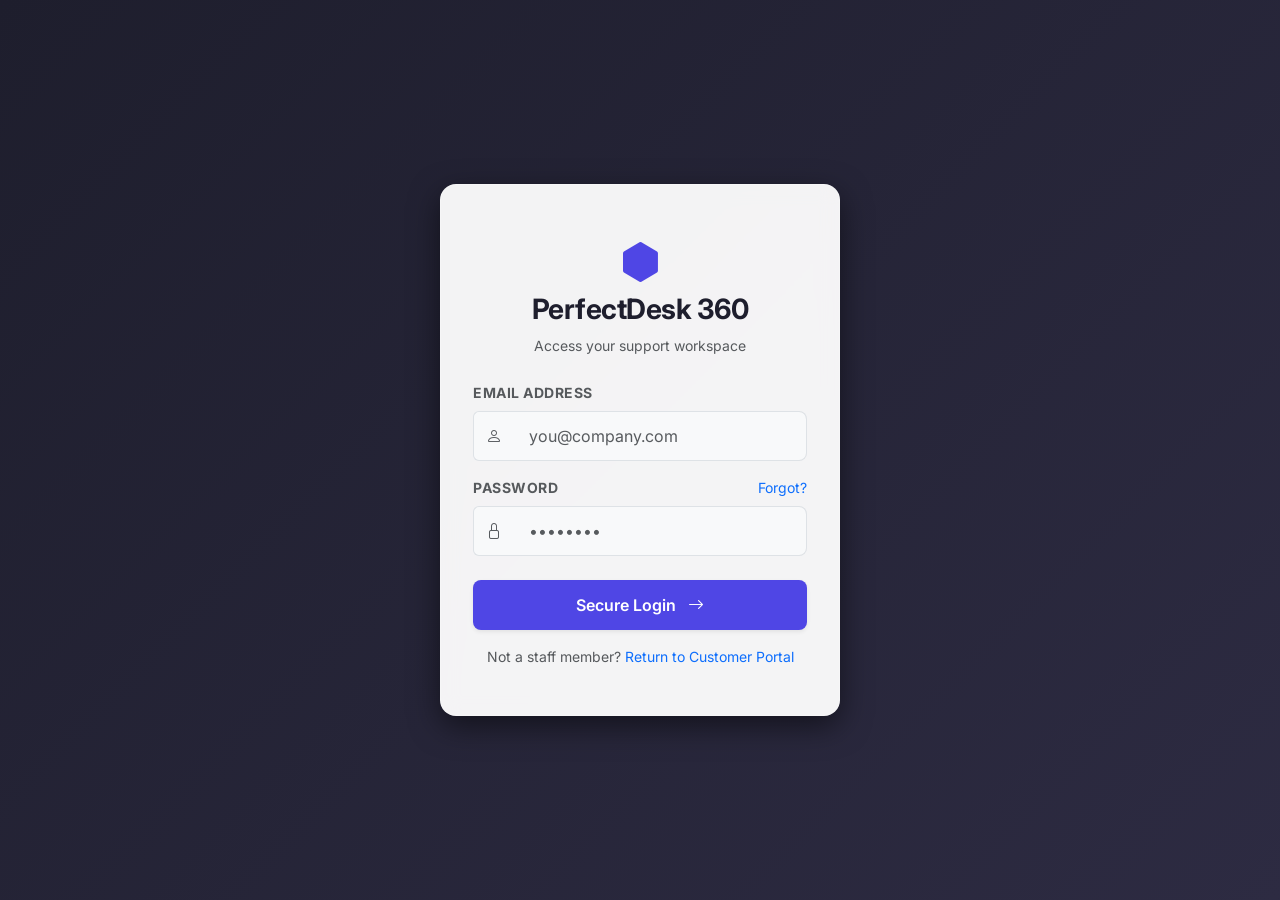
<file: agent-dashboard.html>
<!DOCTYPE html>
<html lang="en">

<head>
    <meta charset="UTF-8">
    <meta name="viewport" content="width=device-width, initial-scale=1.0">
    <title>Agent Dashboard | PerfectDesk 360</title>
    <link href="https://cdn.jsdelivr.net/npm/bootstrap@5.3.0/dist/css/bootstrap.min.css" rel="stylesheet">
    <link href="https://fonts.googleapis.com/css2?family=Inter:wght@400;500;600;700&display=swap" rel="stylesheet">
    <link rel="stylesheet" href="https://cdn.jsdelivr.net/npm/bootstrap-icons@1.11.1/font/bootstrap-icons.css">
    <link rel="stylesheet" href="style.css">
    <style>
        body.pd-agent-body {
            background-color: #f1f5f9;
            margin: 0;
        }

        .pd-shell {
            min-height: 100vh;
        }

        .pd-sidebar-backdrop {
            display: none;
            position: fixed;
            inset: 0;
            background: rgba(15, 23, 42, 0.45);
            z-index: 1035;
        }

        .pd-sidebar-backdrop.show {
            display: block;
        }

        .pd-sidebar {
            position: fixed;
            top: 0;
            left: 0;
            bottom: 0;
            width: 272px;
            z-index: 1040;
            background: linear-gradient(180deg, #0f172a 0%, #1e1b4b 55%, #172554 100%);
            color: #fff;
            display: flex;
            flex-direction: column;
            border-right: 1px solid rgba(148, 163, 184, 0.12);
            transition: transform 0.28s ease;
        }

        .pd-sidebar-brand {
            padding: 1.25rem 1.25rem 1rem;
            font-size: 1.1rem;
            font-weight: 700;
            letter-spacing: -0.02em;
            border-bottom: 1px solid rgba(255, 255, 255, 0.08);
        }

        .pd-nav-wrap {
            flex: 1;
            overflow-y: auto;
            padding: 0.75rem 0 1rem;
            list-style: none;
            margin: 0;
        }

        .pd-nav-wrap .nav-item {
            padding: 0 0.75rem;
            margin-bottom: 0.25rem;
        }

        .pd-nav-link {
            color: rgba(255, 255, 255, 0.72);
            padding: 0.65rem 0.9rem;
            border-radius: 0.75rem;
            display: flex;
            align-items: center;
            font-weight: 500;
            font-size: 0.925rem;
            text-decoration: none;
            transition: background 0.18s ease, color 0.18s ease, border-color 0.18s ease, box-shadow 0.18s ease;
            border: 1px solid transparent;
            gap: 0.65rem;
        }

        .pd-nav-link i {
            font-size: 1.1rem;
            opacity: 0.9;
        }

        .pd-nav-link:hover {
            background: rgba(255, 255, 255, 0.06);
            color: #fff;
        }

        .pd-nav-link.active {
            background: linear-gradient(90deg, rgba(124, 58, 237, 0.38), rgba(124, 58, 237, 0.1));
            color: #fff;
            border-color: rgba(167, 139, 250, 0.45);
            box-shadow: 0 0 0 1px rgba(124, 58, 237, 0.22);
        }

        .pd-nav-section-label {
            padding: 0.5rem 1.25rem 0.35rem;
            font-size: 0.65rem;
            font-weight: 700;
            letter-spacing: 0.12em;
            color: rgba(255, 255, 255, 0.38);
            text-transform: uppercase;
        }

        .pd-main {
            margin-left: 272px;
            min-height: 100vh;
            display: flex;
            flex-direction: column;
            background: #f1f5f9;
        }

        .pd-topbar {
            position: sticky;
            top: 0;
            z-index: 1020;
            background: rgba(255, 255, 255, 0.94);
            backdrop-filter: blur(12px);
            -webkit-backdrop-filter: blur(12px);
            border-bottom: 1px solid #e2e8f0;
            padding: 0.75rem 1.5rem;
            display: flex;
            align-items: center;
            gap: 1rem;
            flex-wrap: wrap;
        }

        .pd-topbar-titles {
            flex: 1;
            min-width: 140px;
        }

        .pd-context-search {
            min-width: 200px;
            max-width: 360px;
            flex: 1;
        }

        .pd-workspace {
            flex: 1;
            padding: 1.5rem;
            overflow: auto;
            min-height: 0;
            position: relative;
        }

        .pd-route-panel {
            transition: opacity 0.22s ease, transform 0.22s ease;
        }

        .pd-route-panel.pd-out {
            opacity: 0;
            transform: translateY(8px);
            pointer-events: none;
        }

        .pd-skeleton-overlay {
            position: absolute;
            inset: 0;
            padding: 1.5rem;
            background: #f1f5f9;
            z-index: 5;
            pointer-events: none;
        }

        .pd-sk-line {
            height: 14px;
            border-radius: 0.5rem;
            background: linear-gradient(90deg, #e2e8f0 0%, #f8fafc 45%, #e2e8f0 90%);
            background-size: 200% 100%;
            animation: pd-shimmer 1.1s ease-in-out infinite;
            margin-bottom: 12px;
        }

        .pd-sk-card {
            height: 88px;
            border-radius: 1rem;
            background: linear-gradient(90deg, #e2e8f0 0%, #f8fafc 45%, #e2e8f0 90%);
            background-size: 200% 100%;
            animation: pd-shimmer 1.1s ease-in-out infinite;
        }

        @keyframes pd-shimmer {
            0% { background-position: 100% 0; }
            100% { background-position: -100% 0; }
        }

        .rounded-2xl {
            border-radius: 1rem;
        }

        .kpi-card {
            background: #fff;
            border-radius: 1rem;
            padding: 1.35rem;
            box-shadow: 0 1px 3px rgba(15, 23, 42, 0.06);
            border: 1px solid #e2e8f0;
            display: flex;
            align-items: center;
        }

        .kpi-icon {
            width: 48px;
            height: 48px;
            border-radius: 0.75rem;
            display: flex;
            align-items: center;
            justify-content: center;
            font-size: 1.5rem;
            margin-right: 1rem;
        }

        .ticket-table {
            background: #fff;
            border-radius: 1rem;
            box-shadow: 0 1px 3px rgba(15, 23, 42, 0.06);
            border: 1px solid #e2e8f0;
            overflow: hidden;
        }

        .ticket-table .table> :not(caption)>*>* {
            padding: 0.85rem 1.15rem;
            vertical-align: middle;
        }

        .ticket-table thead th {
            font-size: 0.7rem;
            letter-spacing: 0.06em;
            color: #64748b;
            text-transform: uppercase;
            font-weight: 600;
            border-bottom: 1px solid #e2e8f0;
        }

        @media (max-width: 991.98px) {
            .pd-sidebar {
                transform: translateX(-100%);
            }

            .pd-sidebar.pd-open {
                transform: translateX(0);
            }

            .pd-main {
                margin-left: 0;
            }
        }
    </style>
</head>

<body class="pd-agent-body">

    <div class="pd-shell">
        <div class="pd-sidebar-backdrop d-lg-none" id="pdSidebarBackdrop" onclick="pdCloseDrawer()" aria-hidden="true"></div>

        <aside class="pd-sidebar" id="pdSidebar" aria-label="Primary navigation">
            <div class="pd-sidebar-brand text-truncate">
                <i class="bi bi-hexagon-fill text-primary"></i> PerfectDesk 360
            </div>

            <ul class="pd-nav-wrap">
                <li class="nav-item">
                    <a href="#/agent/dashboard" class="pd-nav-link active" data-pd-route="dashboard"><i class="bi bi-grid-1x2"></i> Dashboard</a>
                </li>
                <li class="nav-item">
                    <a href="#/agent/my-tickets" class="pd-nav-link" data-pd-route="my-tickets"><i class="bi bi-inbox"></i> My Tickets
                        <span class="badge ms-auto rounded-pill" style="background: rgba(239,68,68,.25); color: #fecaca;" id="sidebar-myqueue-count">0</span></a>
                </li>
                <li class="nav-item">
                    <a href="#/agent/unassigned" class="pd-nav-link" data-pd-route="unassigned"><i class="bi bi-person-dash"></i> Unassigned</a>
                </li>
                <li class="nav-item">
                    <a href="#/agent/escalated" class="pd-nav-link" data-pd-route="escalated"><i class="bi bi-exclamation-triangle"></i> Escalated</a>
                </li>
                <li class="nav-item">
                    <a href="#/agent/resolved" class="pd-nav-link" data-pd-route="resolved"><i class="bi bi-check2-circle"></i> Resolved</a>
                </li>
                <li class="nav-item">
                    <a href="#/agent/closed" class="pd-nav-link" data-pd-route="closed"><i class="bi bi-archive"></i> Closed &amp; Archived</a>
                </li>
                <li class="nav-item mt-3"><span class="pd-nav-section-label">Resources</span></li>
                <li class="nav-item">
                    <a href="#/agent/knowledge-base" class="pd-nav-link" data-pd-route="knowledge-base"><i class="bi bi-book"></i> Knowledge Base</a>
                </li>
                <li class="nav-item">
                    <a href="#/agent/customer-history" class="pd-nav-link" data-pd-route="customer-history"><i class="bi bi-clock-history"></i> Customer History</a>
                </li>
            </ul>

            <div class="p-3 border-top border-secondary border-opacity-25 mt-auto">
                <div class="dropdown">
                    <a href="#" class="d-flex align-items-center text-white text-decoration-none dropdown-toggle w-100 py-1" id="dropdownUser1" data-bs-toggle="dropdown" aria-expanded="false">
                        <div class="bg-primary rounded-circle d-flex align-items-center justify-content-center text-white fw-bold me-3"
                            style="width: 40px; height: 40px;" id="sidebar-user-initial">JS</div>
                        <div class="text-start overflow-hidden">
                            <div class="fw-bold fs-6 text-truncate" id="sidebar-user-name">Agent</div>
                            <div class="small text-white-50" id="sidebar-user-role">Support Agent</div>
                        </div>
                    </a>
                    <ul class="dropdown-menu dropdown-menu-dark text-small shadow w-100">
                        <li><a class="dropdown-item" href="#" data-bs-toggle="modal" data-bs-target="#userProfileModal"><i class="bi bi-gear me-2"></i> Profile &amp; settings</a></li>
                        <li><hr class="dropdown-divider"></li>
                        <li><a class="dropdown-item" href="#" onclick="logout()"><i class="bi bi-box-arrow-right me-2"></i> Sign out</a></li>
                    </ul>
                </div>
            </div>
        </aside>

        <div class="pd-main">
            <header class="pd-topbar">
                <button type="button" class="btn btn-light border d-lg-none rounded-2" id="pdMenuToggle" onclick="pdToggleDrawer()" aria-label="Open menu">
                    <i class="bi bi-list-lg"></i>
                </button>
                <div class="pd-topbar-titles">
                    <h1 class="h5 fw-bold mb-0 text-dark" id="pdPageTitle">Dashboard</h1>
                    <p class="small text-muted mb-0 d-none d-md-block" id="pdPageSubtitle">Overview and your active queue</p>
                </div>
                <div class="input-group input-group-sm pd-context-search shadow-sm rounded-2 overflow-hidden" id="pdSearchGroup">
                    <span class="input-group-text bg-white border-end-0"><i class="bi bi-search text-muted"></i></span>
                    <input type="search" class="form-control border-start-0" id="pdContextSearch" placeholder="Search…" autocomplete="off" aria-label="Context search">
                </div>
                <button type="button" class="btn btn-primary rounded-pill px-3 shadow-sm text-nowrap" data-bs-toggle="modal" data-bs-target="#createTicketModal">
                    <i class="bi bi-plus-lg me-1"></i> Create Ticket
                </button>
            </header>

            <main class="pd-workspace" id="pdWorkspace">
                <div class="pd-skeleton-overlay d-none" id="pdSkeletonOverlay" aria-hidden="true">
                    <div class="row g-3 mb-4">
                        <div class="col-md-4"><div class="pd-sk-card"></div></div>
                        <div class="col-md-4"><div class="pd-sk-card"></div></div>
                        <div class="col-md-4"><div class="pd-sk-card"></div></div>
                    </div>
                    <div class="pd-sk-line" style="width:40%"></div>
                    <div class="pd-sk-line" style="width:85%"></div>
                    <div class="pd-sk-line" style="width:70%"></div>
                    <div class="pd-sk-line" style="width:90%"></div>
                </div>

                <div class="pd-route-panel" id="pdRoutePanel">
            <!-- KPI Row -->
            <div class="row g-3 mb-4" id="dashboard-kpis">
                <div class="col-md-4 col-xl-2 col-sm-6">
                    <div class="kpi-card">
                        <div class="kpi-icon text-primary bg-primary bg-opacity-10"><i
                                class="bi bi-ticket-detailed"></i></div>
                        <div>
                            <div class="text-muted small fw-semibold text-uppercase">My Open</div>
                            <h3 class="mb-0 fw-bold" id="kpi-my-open">0</h3>
                        </div>
                    </div>
                </div>
                <div class="col-md-4 col-xl-3 col-sm-6">
                    <div class="kpi-card">
                        <div class="kpi-icon text-danger bg-danger bg-opacity-10"><i
                                class="bi bi-exclamation-circle"></i></div>
                        <div>
                            <div class="text-muted small fw-semibold text-uppercase">Critical / SLA Risk</div>
                            <h3 class="mb-0 fw-bold" id="kpi-critical">0</h3>
                        </div>
                    </div>
                </div>
                <div class="col-md-4 col-xl-2 col-sm-6">
                    <div class="kpi-card">
                        <div class="kpi-icon text-warning bg-warning bg-opacity-10"><i class="bi bi-alarm"></i></div>
                        <div>
                            <div class="text-muted small fw-semibold text-uppercase">Due Today</div>
                            <h3 class="mb-0 fw-bold" id="kpi-due">0</h3>
                        </div>
                    </div>
                </div>
                <div class="col-md-4 col-xl-3 col-sm-6">
                    <div class="kpi-card">
                        <div class="kpi-icon text-info bg-info bg-opacity-10"><i class="bi bi-arrow-repeat"></i></div>
                        <div>
                            <div class="text-muted small fw-semibold text-uppercase">Waiting Customer</div>
                            <h3 class="mb-0 fw-bold" id="kpi-waiting">0</h3>
                        </div>
                    </div>
                </div>
                <div class="col-md-4 col-xl-2 col-sm-6">
                    <div class="kpi-card border-success border-opacity-50">
                        <div class="kpi-icon text-success bg-success bg-opacity-10"><i class="bi bi-check2-circle"></i>
                        </div>
                        <div>
                            <div class="text-muted small fw-semibold text-uppercase">Resolved Today</div>
                            <h3 class="mb-0 fw-bold" id="kpi-resolved">0</h3>
                        </div>
                    </div>
                </div>
            </div>

            <!-- Real-time specific Enterprise Widgets -->
            <div class="row g-3 mb-4" id="dashboard-metrics-row">
                <div class="col-6 col-md-3">
                    <div class="bg-white p-3 rounded-4 shadow-sm border border-light h-100 transition-all hover-shadow">
                        <div class="d-flex justify-content-between align-items-center mb-2">
                            <div class="text-muted small text-uppercase fw-bold" style="letter-spacing: 0.5px;">Avg Response</div>
                            <i class="bi bi-lightning-charge text-warning"></i>
                        </div>
                        <div class="fw-bolder fs-3 text-dark"><span id="metric-avg-response">12</span>m <span class="text-success fw-semibold ms-2" style="font-size: 0.8rem;" id="metric-avg-response-sub"></span></div>
                        <div class="text-muted" style="font-size: 0.75rem;">Lifetime average</div>
                    </div>
                </div>
                <div class="col-6 col-md-3">
                    <div class="bg-white p-3 rounded-4 shadow-sm border border-light h-100 transition-all hover-shadow">
                        <div class="d-flex justify-content-between align-items-center mb-2">
                            <div class="text-muted small text-uppercase fw-bold" style="letter-spacing: 0.5px;">Satisfaction index</div>
                            <i class="bi bi-star-fill text-warning"></i>
                        </div>
                        <div class="fw-bolder fs-3 text-dark"><span id="metric-csat">0.0</span><span class="fs-6 text-muted" id="metric-csat-suffix">/5</span> <span class="text-success fw-semibold ms-2" style="font-size: 0.8rem;" id="metric-csat-sub"></span></div>
                        <div class="text-muted" style="font-size: 0.75rem; line-height: 1.35;">Based on active metrics</div>
                    </div>
                </div>
                <div class="col-6 col-md-3">
                    <div class="bg-white p-3 rounded-4 shadow-sm border border-light h-100 transition-all hover-shadow">
                        <div class="d-flex justify-content-between align-items-center mb-2">
                            <div class="text-muted small text-uppercase fw-bold" style="letter-spacing: 0.5px;">Resolution Time</div>
                            <i class="bi bi-stopwatch text-primary"></i>
                        </div>
                        <div class="fw-bolder fs-3 text-dark"><span id="metric-resolution">2.4</span>h <span class="text-danger fw-semibold ms-2" style="font-size: 0.8rem;" id="metric-resolution-sub"></span></div>
                        <div class="text-muted" style="font-size: 0.75rem;">Calculated resolve time</div>
                    </div>
                </div>
                <div class="col-6 col-md-3">
                    <div class="bg-white p-3 rounded-4 shadow-sm border border-light h-100 transition-all hover-shadow">
                        <div class="d-flex justify-content-between align-items-center mb-2">
                            <div class="text-muted small text-uppercase fw-bold" style="letter-spacing: 0.5px;">Productivity</div>
                            <i class="bi bi-graph-up-arrow text-success"></i>
                        </div>
                        <div class="fw-bolder fs-3 text-dark"><span id="metric-productivity">94</span>% <span class="text-success fw-semibold ms-2" style="font-size: 0.8rem;" id="metric-productivity-sub"></span></div>
                        <div class="text-muted" style="font-size: 0.75rem;">Agent efficiency matrix</div>
                    </div>
                </div>
            </div>

            <div class="ticket-table rounded-2xl" id="pdQueueCard">
                <div class="bg-white px-3 py-3 border-bottom d-flex gap-2 flex-wrap align-items-center" id="pdQueueToolbar">
                    <input type="hidden" id="filterSearch" value="">
                    <select id="filterPriority" class="form-select form-select-sm w-auto text-muted" onchange="applyFilters()">
                        <option value="">Priority: All</option>
                    </select>
                    <select id="ticketSortOrder" class="form-select form-select-sm w-auto text-muted" onchange="loadTickets(window.__lastTicketQueue || 'myqueue')" title="Sort order from server">
                        <option value="created">Sort: Newest</option>
                        <option value="sla_resolution">Sort: SLA resolution due</option>
                    </select>
                    <select id="filterStatus" class="form-select form-select-sm w-auto text-muted" onchange="applyFilters()">
                        <option value="">Status: All</option>
                        <option value="Submitted">🆕 Submitted</option>
                        <option value="Under Review">👀 Under Review</option>
                        <option value="Working on It">🛠 Working on It</option>
                        <option value="Waiting">⏳ Waiting</option>
                        <option value="Resolved">✅ Resolved</option>
                        <option value="Closed">🔒 Closed</option>
                    </select>
                    <button class="btn btn-sm btn-outline-secondary rounded-pill whitespace-nowrap" onclick="showToast('Advanced filters coming soon! Use the search or dropdowns for now.', 'secondary')"><i class="bi bi-filter"></i> More Filters</button>
                    <button type="button" class="btn btn-sm btn-outline-primary rounded-pill whitespace-nowrap" id="btnForwardBatch" onclick="openForwardBatchModal()" disabled title="Select tickets with checkboxes first">
                        <i class="bi bi-envelope-arrow-up me-1"></i> Forward (<span id="forwardSelectedCount">0</span>)
                    </button>
                    <div class="form-check form-switch ms-auto mt-1" id="pdSlaRiskWrap">
                        <input class="form-check-input" type="checkbox" role="switch" id="slaRiskToggle" onchange="applyFilters()">
                        <label class="form-check-label small text-danger fw-medium" for="slaRiskToggle">SLA Risk Only</label>
                    </div>
                </div>

                <div class="table-responsive">
                    <table class="table table-hover mb-0 align-middle" id="pdTicketTable">
                        <thead class="table-light">
                            <tr id="pdTicketTableHeadRow">
                                <th class="border-0 text-center" style="width:36px;" title="Select for batch forward">
                                    <input type="checkbox" class="form-check-input m-0" id="forwardSelectAll" onchange="toggleForwardSelectAll(this)" aria-label="Select all visible">
                                </th>
                                <th class="ps-3 border-0">ID</th>
                                <th class="border-0">Priority</th>
                                <th class="border-0">Subject</th>
                                <th class="border-0">Customer</th>
                                <th class="border-0">Assignee</th>
                                <th class="border-0">Status</th>
                                <th class="border-0">Updated</th>
                                <th class="text-end border-0">Actions</th>
                            </tr>
                        </thead>
                        <tbody id="ticketTableBody">
                            <tr><td colspan="9" class="text-center text-muted py-4">Loading tickets…</td></tr>
                        </tbody>
                    </table>
                </div>
            </div>

            <!-- Knowledge Base (client-side articles; search via header) -->
            <div class="d-none" id="pdKbPanel">
                <div class="bg-white rounded-2xl border shadow-sm p-4 mb-3">
                    <h2 class="h6 fw-bold text-dark mb-1">Knowledge Base</h2>
                    <p class="small text-muted mb-0">Search internal articles. Links open in a new tab when available.</p>
                </div>
                <div class="row g-3" id="pdKbResults"></div>
            </div>

            <!-- Customer History -->
            <div class="d-none" id="pdCustomerPanel">
                <div class="bg-white rounded-2xl border shadow-sm p-4 mb-3 d-flex flex-wrap gap-2 align-items-end">
                    <div class="flex-grow-1" style="min-width:220px">
                        <label class="form-label small text-muted mb-1 fw-semibold" for="pdCustomerLookupBtn">Customer lookup</label>
                        <p class="small text-muted mb-0">Use the header search, then click <strong>Lookup</strong> (or press Enter in the search field).</p>
                    </div>
                    <button type="button" class="btn btn-primary rounded-pill" id="pdCustomerLookupBtn" onclick="pdRunCustomerLookup()"><i class="bi bi-search me-1"></i> Lookup</button>
                </div>
                <div class="row g-3">
                    <div class="col-lg-7">
                        <div class="bg-white rounded-2xl border shadow-sm overflow-hidden">
                            <div class="px-3 py-2 border-bottom small fw-semibold text-muted text-uppercase" style="letter-spacing:.06em">Tickets</div>
                            <div class="table-responsive" style="max-height:420px">
                                <table class="table table-hover mb-0 align-middle">
                                    <thead class="table-light small text-muted"><tr><th class="ps-3">ID</th><th>Subject</th><th>Status</th><th>Updated</th></tr></thead>
                                    <tbody id="pdCustomerTicketsBody"><tr><td colspan="4" class="text-center text-muted py-4">Enter an email or name and run lookup.</td></tr></tbody>
                                </table>
                            </div>
                        </div>
                    </div>
                    <div class="col-lg-5">
                        <div class="bg-white rounded-2xl border shadow-sm p-3">
                            <div class="small fw-semibold text-muted text-uppercase mb-2" style="letter-spacing:.06em">Timeline</div>
                            <div id="pdCustomerTimeline" class="small" style="max-height:420px;overflow:auto"></div>
                        </div>
                    </div>
                </div>
            </div>

                </div><!-- /#pdRoutePanel -->
            </main>
        </div><!-- /.pd-main -->
    </div><!-- /.pd-shell -->

    <!-- Modals for Quick Actions -->

    <!-- Create Ticket Modal -->
    <div class="modal fade" id="createTicketModal" tabindex="-1" aria-hidden="true">
        <div class="modal-dialog modal-lg">
            <div class="modal-content border-0 shadow">
                <div class="modal-header bg-dark text-white">
                    <h5 class="modal-title fw-bold"><i class="bi bi-building-fill-up text-warning me-2"></i> Create Ticket</h5>
                    <button type="button" class="btn-close btn-close-white" data-bs-dismiss="modal" aria-label="Close"></button>
                </div>
                <div class="modal-body">
                    <div class="row g-3">
                        <div class="col-md-6">
                            <label class="form-label fw-semibold">Customer Name</label>
                            <input type="text" class="form-control" id="newTktName" placeholder="e.g. Acme Corp CEO">
                        </div>
                        <div class="col-md-6">
                            <label class="form-label fw-semibold">Customer Email</label>
                            <input type="email" class="form-control" id="newTktEmail" placeholder="ceo@acmecorp.com">
                        </div>
                        <div class="col-md-12">
                            <label class="form-label fw-semibold">Subject</label>
                            <input type="text" class="form-control" id="newTktSubject" placeholder="Enterprise System Outage">
                        </div>
                        <div class="col-md-6">
                            <label class="form-label fw-semibold">Priority Level</label>
                            <select class="form-select" id="newTktPriority" disabled>
                                <option value="Enterprise Critical" selected>Enterprise Critical</option>
                            </select>
                            <small class="text-muted">Locked to Enterprise level</small>
                        </div>
                        <div class="col-md-6">
                            <label class="form-label fw-semibold">Category</label>
                            <select class="form-select" id="newTktCategory"></select>
                            <small class="text-muted">Set by your manager under Ticket Categories / portal settings.</small>
                        </div>
                        <div class="col-md-12">
                            <label class="form-label fw-semibold">Description</label>
                            <textarea class="form-control" id="newTktDesc" rows="4" placeholder="Detail the enterprise-level issue..."></textarea>
                        </div>
                        <div class="col-md-12">
                            <label class="form-label fw-semibold">Attachments</label>
                            <input type="file" class="form-control form-control-sm" id="newTktFileInput" multiple>
                            <div class="form-text small">Optional — same as public submit (max 25 MB per request).</div>
                        </div>
                    </div>
                </div>
                <div class="modal-footer border-0">
                    <button type="button" class="btn btn-light" data-bs-dismiss="modal">Cancel</button>
                    <button type="button" class="btn btn-dark" onclick="submitEnterpriseTicket()">
                        <i class="bi bi-rocket-takeoff text-warning me-1"></i> Submit Enterprise Ticket
                    </button>
                </div>
            </div>
        </div>
    </div>

    <!-- Batch forward: multiple tickets in one email -->
    <div class="modal fade" id="forwardBatchModal" tabindex="-1" aria-hidden="true">
        <div class="modal-dialog modal-dialog-centered">
            <div class="modal-content border-0 shadow">
                <div class="modal-header border-0 pb-0">
                    <h5 class="modal-title fw-bold"><i class="bi bi-envelope-arrow-up text-primary me-2"></i> Forward <span id="batchForwardTicketCount">0</span> tickets</h5>
                    <button type="button" class="btn-close" data-bs-dismiss="modal" aria-label="Close"></button>
                </div>
                <div class="modal-body pt-2">
                    <p class="small text-muted mb-3">One email will include every selected ticket (summary, description, approvals) and optional file attachments. Single-ticket forward is still available inside an open case.</p>
                    <label class="form-label small fw-semibold">To <span class="text-danger">*</span></label>
                    <input type="text" class="form-control form-control-sm mb-2" id="batchForwardToEmails" placeholder="colleague@company.com, …" autocomplete="off">
                    <label class="form-label small fw-semibold">CC</label>
                    <input type="text" class="form-control form-control-sm mb-2" id="batchForwardCcEmails" placeholder="comma-separated emails">
                    <label class="form-label small fw-semibold">Message</label>
                    <textarea class="form-control form-control-sm mb-2" id="batchForwardMessage" rows="2" placeholder="Context for recipients…"></textarea>
                    <div class="form-check mb-2">
                        <input class="form-check-input" type="checkbox" id="batchForwardIncludeTicketAttachments" checked>
                        <label class="form-check-label small" for="batchForwardIncludeTicketAttachments">Attach files stored on these tickets (filenames prefixed with ticket id)</label>
                    </div>
                    <label class="form-label small fw-semibold">Extra attachments</label>
                    <input type="file" class="form-control form-control-sm mb-3" id="batchForwardExtraFiles" multiple>
                    <button type="button" class="btn btn-primary btn-sm w-100 fw-bold" onclick="submitTicketForwardBatch()"><i class="bi bi-send-fill me-1"></i> Send one email</button>
                </div>
            </div>
        </div>
    </div>

    <!-- Enterprise Ticket View & Action Modal -->
    <div class="modal fade" id="ticketViewModal" tabindex="-1" aria-hidden="true">
        <div class="modal-dialog modal-xl modal-dialog-scrollable ent-ticket-view-dialog">
            <div class="modal-content border-0 shadow-lg enterprise-ticket-shell">
                <div class="ent-header-accent"></div>
                <div class="modal-header ent-case-header text-white border-0 rounded-0">
                    <div class="flex-grow-1 me-3">
                        <div class="d-flex align-items-center gap-2 flex-wrap mb-2">
                            <span class="ent-case-badge"><i class="bi bi-shield-lock"></i> Enterprise case</span>
                        </div>
                        <h4 class="modal-title ent-case-title mb-0" id="viewTktSubject">Ticket Subject</h4>
                        <div class="ent-meta-chips">
                            <span class="ent-chip"><i class="bi bi-hash"></i><span id="viewTktId">TKT-0000</span></span>
                            <span class="ent-chip"><i class="bi bi-building"></i><span id="viewTktCustomer">Customer</span></span>
                            <span class="ent-chip"><i class="bi bi-flag-fill"></i><span id="viewTktPriority">Priority</span></span>
                            <span class="ent-chip"><i class="bi bi-activity"></i><span id="viewTktStatus">Status</span></span>
                        </div>
                    </div>
                    <button type="button" class="btn-close btn-close-white" data-bs-dismiss="modal" aria-label="Close"></button>
                </div>
                <div class="modal-body p-0 ent-ticket-modal-body">
                    <div class="row g-0 ent-ticket-view-row align-items-stretch">
                        <div class="col-12 col-lg-8 border-end ent-conversation-col ent-ticket-main-pane">
                            <div class="ent-section-title"><i class="bi bi-file-text"></i> Original request</div>
                            <div class="ent-original-card">
                                <p class="ent-original-body" id="viewTktDesc"></p>
                            </div>

                            <div class="ent-section-title"><i class="bi bi-chat-dots"></i> Activity &amp; thread</div>
                            <div id="viewTktHistory" class="ent-activity-stream mb-3"></div>

                            <div class="ent-section-title"><i class="bi bi-paperclip"></i> Attachments</div>
                            <div id="viewTktAttachments" class="mb-2"></div>
                            <div class="ent-staff-attach-bar border rounded-3 p-3 mb-4 bg-light bg-opacity-50">
                                <div class="small fw-semibold text-secondary mb-2"><i class="bi bi-cloud-arrow-up me-1"></i>Add files to this case</div>
                                <div class="d-flex flex-wrap align-items-center gap-2">
                                    <input type="file" class="form-control form-control-sm" style="max-width: 260px;" id="staffAddAttachInput" multiple>
                                    <button type="button" class="btn btn-sm btn-outline-primary" onclick="uploadAdditionalTicketFiles()"><i class="bi bi-upload me-1"></i>Upload</button>
                                </div>
                                <div class="form-text small mb-0">Stored on the ticket for view/download (25 MB max per upload).</div>
                            </div>

                            <div class="ent-reply-dock">
                                <div class="ent-reply-dock-header">
                                    <p class="ent-reply-dock-title mb-0"><i class="bi bi-pencil-square text-primary"></i> Compose response</p>
                                    <p class="ent-reply-dock-hint mb-0 d-none d-md-block">Customer-facing replies are logged on the official record.</p>
                                </div>
                                <div class="px-3 pt-3">
                                    <ul class="nav nav-pills ent-reply-tabs" role="tablist">
                                        <li class="nav-item" role="presentation">
                                            <button class="nav-link active" id="ent-tab-reply" data-bs-toggle="pill" data-bs-target="#tabReply" type="button" role="tab"><i class="bi bi-reply-fill me-1"></i> Customer channel</button>
                                        </li>
                                        <li class="nav-item" role="presentation">
                                            <button class="nav-link text-warning-emphasis" id="ent-tab-note" data-bs-toggle="pill" data-bs-target="#tabNote" type="button" role="tab"><i class="bi bi-lock-fill me-1"></i> Internal only</button>
                                        </li>
                                    </ul>
                                </div>
                                <div class="tab-content ent-composer-area">
                                    <div class="tab-pane fade show active" id="tabReply" role="tabpanel">
                                        <label class="form-label small fw-semibold text-secondary mb-1">Message to organization contact</label>
                                        <textarea class="form-control" id="replyText" rows="5" placeholder="Compose a clear, professional response. Include timelines, ownership, and next steps where applicable."></textarea>
                                        <label class="form-label small fw-semibold text-secondary mb-1 mt-2">Attachments with this reply (optional)</label>
                                        <input type="file" class="form-control form-control-sm mb-2" id="replyAttachInput" multiple>
                                        <div class="ent-composer-actions">
                                            <span class="small text-muted"><i class="bi bi-info-circle me-1"></i>Delivered as an official support communication</span>
                                            <div class="d-flex gap-2">
                                                <button type="button" class="btn btn-outline-secondary btn-sm" onclick="showToast('Draft retained in browser session', 'secondary')">Save draft</button>
                                                <button type="button" class="btn btn-primary ent-btn-send" onclick="sendCustomerReply()"><i class="bi bi-send-fill me-2"></i>Send to customer</button>
                                            </div>
                                        </div>
                                    </div>
                                    <div class="tab-pane fade" id="tabNote" role="tabpanel">
                                        <div class="ent-internal-strip">
                                            <i class="bi bi-shield-exclamation"></i>
                                            <span><strong>Privileged &amp; confidential.</strong> Internal notes are never visible to the requester or external parties. Suitable for diagnostics, security detail, and executive escalation context.</span>
                                        </div>
                                        <label class="form-label small fw-semibold text-secondary mb-1">Internal work note</label>
                                        <textarea class="form-control ent-composer-internal" id="noteText" rows="5" placeholder="Document technical findings, change records, vendor coordination, or managerial context…"></textarea>
                                        <div class="ent-composer-actions">
                                            <span class="small text-muted"><i class="bi bi-lock-fill me-1 text-warning"></i>Stored in secure internal audit trail</span>
                                            <div class="d-flex gap-2">
                                                <button type="button" class="btn btn-outline-secondary btn-sm" onclick="showToast('Draft retained in browser session', 'secondary')">Save draft</button>
                                                <button type="button" class="btn btn-warning text-dark ent-btn-send" onclick="submitTicketAction('add_work_log', document.getElementById('noteText').value)"><i class="bi bi-journal-lock me-2"></i>Add internal note</button>
                                            </div>
                                        </div>
                                    </div>
                                </div>
                            </div>
                        </div>

                        <div class="col-12 col-lg-4 p-4 ent-properties-panel border-start border-light-subtle d-flex flex-column">
                            <datalist id="managerEmailDatalist"></datalist>
                            <div class="ent-case-properties-block flex-grow-1">
                            <h6 class="fw-bold text-uppercase text-muted small mb-3 border-bottom pb-2" style="letter-spacing: 0.08em;">Case properties</h6>
                            <input type="hidden" id="activeTicketId">
                            
                            <div class="small">
                                <div class="mb-3">
                                    <span class="text-muted fw-semibold">Tracking ID:</span> 
                                    <span class="d-block text-dark fw-bold fs-6 mt-1" id="viewSideTrackingId">S6B-JGM-N6P5</span>
                                    <a href="javascript:void(0)" class="text-decoration-none" style="font-size: 0.8rem;" onclick="navigator.clipboard.writeText(document.getElementById('viewSideTrackingId').innerText); showToast('Link copied URL!', 'primary');">Copy ticket link</a>
                                </div>
                                <div class="mb-2 pb-1 border-bottom border-light">
                                    <span class="text-muted fw-semibold">Ticket number:</span>
                                    <span class="float-end text-dark fw-bold" id="viewSideTktNum">415</span>
                                </div>
                                <div class="mb-2 pb-1 border-bottom border-light">
                                    <span class="text-muted fw-semibold">Created on:</span>
                                    <span class="float-end text-dark" id="viewSideCreated">04/02/2026 4:59 pm</span>
                                </div>
                                <div class="mb-2 pb-1 border-bottom border-light">
                                    <span class="text-muted fw-semibold">Updated:</span>
                                    <span class="float-end text-dark" id="viewSideUpdated">04/02/2026 4:59 pm</span>
                                </div>
                                <div class="mb-2 pb-1 border-bottom border-light">
                                    <span class="text-muted fw-semibold">Replies:</span>
                                    <span class="float-end text-dark fw-bold" id="viewSideReplies">0</span>
                                </div>
                                <div class="mb-2 pb-1 border-bottom border-light">
                                    <span class="text-muted fw-semibold">Last replier:</span>
                                    <span class="float-end text-primary fw-medium" id="viewSideLastReply">Customer</span>
                                </div>
                                <div class="mb-2 pb-1 border-bottom border-light">
                                    <span class="text-muted fw-semibold">Time worked:</span>
                                    <span class="float-end text-dark">00:00:00</span>
                                </div>
                                <div class="mb-2 pb-1 border-bottom border-light">
                                    <span class="text-muted fw-semibold">SLA · First response due:</span>
                                    <span class="float-end text-dark fw-medium text-end" style="max-width: 58%; font-size: 0.8rem;" id="viewSideSlaFirst">—</span>
                                </div>
                                <div class="mb-2 pb-1 border-bottom border-light">
                                    <span class="text-muted fw-semibold">SLA · Resolution due:</span>
                                    <span class="float-end text-dark fw-medium text-end" style="max-width: 58%; font-size: 0.8rem;" id="viewSideSlaResolve">—</span>
                                </div>
                                <div class="mb-2 pb-1 border-bottom border-light">
                                    <span class="text-muted fw-semibold">Expected resolution (customer):</span>
                                    <span class="float-end text-dark fw-medium text-end" style="max-width: 55%; font-size: 0.8rem;" id="viewSideExpectedRes">—</span>
                                </div>
                                <div class="mb-2 pb-1 border-bottom border-light">
                                    <span class="text-muted fw-semibold d-block mb-1">Primary analysis:</span>
                                    <div class="small text-dark text-break" id="viewSidePrimaryAnalysis">—</div>
                                </div>
                                <div class="mb-3 pb-1 border-bottom border-light">
                                    <span class="text-muted fw-semibold">Due date:</span>
                                    <span class="float-end text-dark">None</span>
                                </div>

                                <div class="mb-2 mt-4">
                                    <span class="text-muted fw-semibold d-block mb-1">Ticket status:</span>
                                    <select class="form-select form-select-sm border-secondary shadow-sm fw-medium" id="actionStatus" onfocus="pdStatusSelectRemember(this)" onchange="pdOnActionStatusChange(this)">
                                        <option value="🆕 Submitted">🆕 Submitted</option>
                                        <option value="👀 Under Review">👀 Under Review</option>
                                        <option value="🛠 Working on It">🛠 Working on It</option>
                                        <option value="⏳ Pending Manager Approval">⏳ Pending Manager Approval</option>
                                        <option value="⏳ Waiting for customer.">⏳ Waiting for customer.</option>
                                        <option value="✅ Resolved">✅ Resolved</option>
                                        <option value="🔁 Reopened">🔁 Reopened</option>
                                        <option value="🔒 Closed">🔒 Closed</option>
                                        <option value="❌ Approval declined">❌ Approval declined</option>
                                        <option value="🔄 Approval rework requested">🔄 Approval rework requested</option>
                                    </select>
                                </div>
                                
                                <div class="mb-3">
                                    <button class="btn btn-sm btn-outline-success w-100 fw-bold" onclick="pdOpenResolutionNoteModal('✅ Resolved')"><i class="bi bi-check2-circle"></i> Mark as Resolved</button>
                                </div>

                                <div class="mb-2 mt-4">
                                    <span class="text-muted fw-semibold d-block mb-1">Category:</span>
                                    <select class="form-select form-select-sm border-secondary shadow-sm" id="viewSideCategory">
                                        <option value="PSS_INTERNAL">PSS_INTERNAL</option>
                                        <option value="Infrastructure">Infrastructure</option>
                                        <option value="Security">Security</option>
                                        <option value="Database">Database</option>
                                        <option value="Hardware">Hardware</option>
                                        <option value="Software">Software</option>
                                        <option value="Other">Other</option>
                                    </select>
                                </div>
                                <div class="mb-2">
                                    <span class="text-muted fw-semibold d-block mb-1">Priority:</span>
                                    <select class="form-select form-select-sm border-secondary shadow-sm" id="viewSidePriorityDropdown">
                                        <option value="Low">Low</option>
                                        <option value="Medium">Medium</option>
                                        <option value="High">High</option>
                                        <option value="Enterprise Critical">Enterprise Critical</option>
                                    </select>
                                </div>
                                <div class="mb-2">
                                    <span class="text-muted fw-semibold d-block mb-1">Assigned to:</span>
                                    <select class="form-select form-select-sm border-secondary shadow-sm" id="viewSideAssignee" onchange="onViewSideAssigneeChange(this)">
                                        <option value="">Unassigned</option>
                                    </select>
                                </div>
                                <div class="mb-2 mt-4 text-center">
                                    <span class="text-muted fw-semibold mb-1 d-inline me-2">Collaborators:</span>
                                    <a href="javascript:void(0)" class="text-decoration-none small text-primary fw-medium" onclick="alert('Collaborator modal placeholder')">+ Add a collaborator</a>
                                </div>
                            </div>
                            </div>
                            <div class="ent-approval-rail pt-3 mt-2 border-top border-light-subtle">
                            <div class="ent-approval-wrap position-sticky mb-0" style="top: 0.5rem; z-index: 6;">
                                <div class="ent-approval-panel">
                                    <div class="ent-approval-panel-head d-flex justify-content-between align-items-center flex-wrap gap-2">
                                        <span class="fw-bold text-dark"><i class="bi bi-patch-check-fill text-primary me-1"></i> Manager approval</span>
                                        <span class="ent-approval-badge bg-secondary bg-opacity-15 text-secondary" id="approvalStatusBadge">Not requested</span>
                                    </div>
                                    <div class="p-3 small">
                                        <div id="approvalSummaryBlock">
                                            <div class="mb-2"><span class="text-muted">Approver</span><div class="fw-semibold text-break" id="approvalManagerDisplay">—</div></div>
                                            <div class="mb-2"><span class="text-muted">Requested</span><div id="approvalRequestedAt">—</div></div>
                                            <div class="mb-2"><span class="text-muted">Due</span><div id="approvalDueDisplay">—</div></div>
                                            <div class="ent-approval-countdown mb-2 d-none" id="approvalCountdownWrap"><i class="bi bi-stopwatch me-1"></i><span id="approvalCountdownText">—</span></div>
                                            <div class="mb-0"><span class="text-muted">Manager note</span><div class="text-break mt-1" id="approvalManagerNote">—</div></div>
                                        </div>
                                        <hr class="my-3 opacity-25">
                                        <div id="approvalRequestForm" class="d-none">
                                            <label class="form-label fw-semibold text-secondary mb-1">Manager email</label>
                                            <input type="email" class="form-control form-control-sm mb-2" id="approvalManagerEmail" list="managerEmailDatalist" placeholder="manager@company.com" autocomplete="off">
                                            <label class="form-label fw-semibold text-secondary mb-1">CC (optional)</label>
                                            <input type="text" class="form-control form-control-sm mb-2" id="approvalCcEmails" placeholder="comma-separated emails">
                                            <label class="form-label fw-semibold text-secondary mb-1">Approval reason</label>
                                            <textarea class="form-control form-control-sm mb-2" id="approvalReason" rows="2" placeholder="Why is sign-off required?"></textarea>
                                            <label class="form-label fw-semibold text-secondary mb-1">Message to manager</label>
                                            <textarea class="form-control form-control-sm mb-2" id="approvalMessage" rows="3" placeholder="Context, risk, customer impact…"></textarea>
                                            <label class="form-label fw-semibold text-secondary mb-1">Due by</label>
                                            <input type="datetime-local" class="form-control form-control-sm mb-3" id="approvalDueBy">
                                            <button type="button" class="btn btn-primary btn-sm w-100 fw-bold" onclick="submitApprovalRequest()"><i class="bi bi-send-fill me-1"></i> Send approval</button>
                                        </div>
                                        <div id="approvalPendingActions" class="d-none">
                                            <div class="d-grid gap-2">
                                                <button type="button" class="btn btn-outline-primary btn-sm fw-semibold" onclick="resendApprovalRequest()"><i class="bi bi-arrow-repeat me-1"></i> Resend to manager</button>
                                                <button type="button" class="btn btn-outline-danger btn-sm fw-semibold" onclick="cancelApprovalRequest()"><i class="bi bi-x-lg me-1"></i> Cancel request</button>
                                            </div>
                                        </div>
                                        <p class="text-muted mb-0 mt-2 small" id="approvalAssigneeHint"></p>
                                    </div>
                                </div>
                            </div>
                            </div>
                            <div class="ent-forward-rail pt-3 mt-3 border-top border-light-subtle">
                                <div class="ent-approval-panel ent-forward-panel">
                                    <div class="ent-approval-panel-head">
                                        <span class="fw-bold text-dark"><i class="bi bi-envelope-arrow-up text-primary me-1"></i> Forward this ticket</span>
                                    </div>
                                    <div class="p-3 small">
                                        <p class="text-muted mb-2">Single ticket: email this case only. To forward several tickets in one message, use checkboxes in the queue and <strong>Forward selected</strong>.</p>
                                        <label class="form-label fw-semibold text-secondary mb-1">To <span class="text-danger">*</span></label>
                                        <input type="text" class="form-control form-control-sm mb-2" id="forwardToEmails" placeholder="colleague@company.com, …" autocomplete="off">
                                        <label class="form-label fw-semibold text-secondary mb-1">CC (optional)</label>
                                        <input type="text" class="form-control form-control-sm mb-2" id="forwardCcEmails" placeholder="comma-separated emails">
                                        <label class="form-label fw-semibold text-secondary mb-1">Message (optional)</label>
                                        <textarea class="form-control form-control-sm mb-2" id="forwardMessage" rows="2" placeholder="Context for recipients…"></textarea>
                                        <div class="form-check mb-2">
                                            <input class="form-check-input" type="checkbox" id="forwardIncludeTicketAttachments" checked>
                                            <label class="form-check-label" for="forwardIncludeTicketAttachments">Attach files stored on this ticket</label>
                                        </div>
                                        <label class="form-label fw-semibold text-secondary mb-1">Extra attachments (optional)</label>
                                        <input type="file" class="form-control form-control-sm mb-3" id="forwardExtraFiles" multiple>
                                        <button type="button" class="btn btn-outline-primary btn-sm w-100 fw-bold" onclick="submitTicketForward()"><i class="bi bi-send-fill me-1"></i> Send forward</button>
                                    </div>
                                </div>
                            </div>
                        </div>
                    </div>
                </div>
            </div>
        </div>
    </div>

    <div class="modal fade" id="firstAssignAckModal" tabindex="-1" aria-hidden="true" data-bs-backdrop="static">
        <div class="modal-dialog modal-dialog-centered">
            <div class="modal-content border-0 shadow">
                <div class="modal-header bg-primary text-white">
                    <h5 class="modal-title fw-bold"><i class="bi bi-envelope-check me-2"></i> Assign ticket &amp; notify customer</h5>
                    <button type="button" class="btn-close btn-close-white" data-bs-dismiss="modal" onclick="cancelFirstAssignPick()" aria-label="Close"></button>
                </div>
                <div class="modal-body">
                    <p class="small text-muted">This ticket was <strong>unassigned</strong>. Enter the preliminary status below. The customer will receive an email from <strong>PerfectDesk 360</strong> with these details.</p>
                    <div class="mb-3">
                        <label class="form-label small fw-semibold">Expected time of resolution</label>
                        <input type="text" class="form-control" id="firstAssignETR" value="1 Day" maxlength="500" placeholder="e.g. 1 Day, 4 hours">
                    </div>
                    <div class="mb-3">
                        <label class="form-label small fw-semibold">Primary analysis</label>
                        <textarea class="form-control" id="firstAssignAnalysis" rows="3" maxlength="8000">We will check and update.</textarea>
                    </div>
                    <div class="mb-0">
                        <label class="form-label small fw-semibold">Current ticket status (sent to customer)</label>
                        <select class="form-select" id="firstAssignStatus" onchange="pdToggleFirstAssignClosureNote()">
                            <option value="🆕 Submitted">🆕 Submitted</option>
                            <option value="👀 Under Review">👀 Under Review</option>
                            <option value="🛠 Working on It" selected>🛠 Working on It</option>
                            <option value="⏳ Waiting for customer.">⏳ Waiting for customer.</option>
                            <option value="✅ Resolved">✅ Resolved</option>
                            <option value="🔁 Reopened">🔁 Reopened</option>
                            <option value="🔒 Closed">🔒 Closed</option>
                        </select>
                    </div>
                    <div class="mb-0 mt-3 d-none" id="firstAssignClosureNoteWrap">
                        <label class="form-label small fw-semibold">Resolution note for customer <span class="text-danger">*</span></label>
                        <textarea class="form-control" id="firstAssignClosureNote" rows="3" maxlength="8000" placeholder="Summarize what was done; the customer will see this on the ticket."></textarea>
                    </div>
                </div>
                <div class="modal-footer border-top bg-light">
                    <button type="button" class="btn btn-outline-secondary" data-bs-dismiss="modal" onclick="cancelFirstAssignPick()">Cancel</button>
                    <button type="button" class="btn btn-primary" onclick="submitFirstAssignAck()"><i class="bi bi-check2-circle me-1"></i>Assign &amp; send email</button>
                </div>
            </div>
        </div>
    </div>

    <div class="modal fade" id="resolutionNoteModal" tabindex="-1" aria-hidden="true" data-bs-backdrop="static">
        <div class="modal-dialog modal-dialog-centered">
            <div class="modal-content border-0 shadow">
                <div class="modal-header bg-success text-white">
                    <h5 class="modal-title fw-bold"><i class="bi bi-chat-square-text me-2"></i>Customer resolution note</h5>
                    <button type="button" class="btn-close btn-close-white" data-bs-dismiss="modal" aria-label="Close"></button>
                </div>
                <div class="modal-body">
                    <p class="small text-muted mb-2">Resolved and closed tickets require a short message the customer can read on the ticket thread.</p>
                    <label class="form-label small fw-semibold">Resolution note <span class="text-danger">*</span></label>
                    <textarea class="form-control" id="resolutionNoteText" rows="4" maxlength="8000" placeholder="e.g. what was fixed, next steps if any, or closure summary"></textarea>
                </div>
                <div class="modal-footer border-top bg-light">
                    <button type="button" class="btn btn-outline-secondary" data-bs-dismiss="modal" onclick="pdCancelResolutionNote()">Cancel</button>
                    <button type="button" class="btn btn-success fw-bold" onclick="pdConfirmResolutionNote()">Apply status</button>
                </div>
            </div>
        </div>
    </div>

    <div class="modal fade" id="attachmentDetailModal" tabindex="-1" aria-hidden="true">
        <div class="modal-dialog modal-dialog-centered">
            <div class="modal-content border-0 shadow">
                <div class="modal-header border-bottom bg-light">
                    <h5 class="modal-title fw-bold"><i class="bi bi-paperclip text-primary me-2"></i> Attachment</h5>
                    <button type="button" class="btn-close" data-bs-dismiss="modal" aria-label="Close"></button>
                </div>
                <div class="modal-body">
                    <div class="mb-2"><span class="badge bg-secondary bg-opacity-10 text-secondary border" id="attachmentDetailType">FILE</span></div>
                    <p class="fw-semibold text-break mb-3" id="attachmentDetailName"></p>
                    <p class="small text-muted mb-0">Only the file name was stored with this ticket. Use <strong>Copy</strong> in lists or request the original from the submitter if your process requires the binary.</p>
                </div>
                <div class="modal-footer border-top bg-light">
                    <button type="button" class="btn btn-outline-secondary btn-sm" data-bs-dismiss="modal">Close</button>
                    <button type="button" class="btn btn-primary btn-sm" id="attachmentDetailCopyBtn"><i class="bi bi-clipboard me-1"></i>Copy file name</button>
                </div>
            </div>
        </div>
    </div>

    <div class="modal fade" id="attachmentPreviewModal" tabindex="-1" aria-hidden="true">
        <div class="modal-dialog modal-xl modal-dialog-centered modal-dialog-scrollable">
            <div class="modal-content border-0 shadow">
                <div class="modal-header border-bottom bg-light">
                    <h5 class="modal-title fw-bold text-break" id="attachmentPreviewTitle">Preview</h5>
                    <button type="button" class="btn-close" data-bs-dismiss="modal" aria-label="Close"></button>
                </div>
                <div class="modal-body p-0 bg-light" id="attachmentPreviewBody"></div>
                <div class="modal-footer border-top bg-light">
                    <button type="button" class="btn btn-outline-secondary btn-sm" data-bs-dismiss="modal">Close</button>
                </div>
            </div>
        </div>
    </div>

    <!-- Escalate Modal -->
    <div class="modal fade" id="escalateModal" tabindex="-1" aria-hidden="true">
        <div class="modal-dialog">
            <div class="modal-content border-0 shadow">
                <div class="modal-header bg-danger text-white">
                    <h5 class="modal-title fw-bold"><i class="bi bi-exclamation-triangle me-2"></i> Escalate Ticket</h5>
                    <button type="button" class="btn-close btn-close-white" data-bs-dismiss="modal"
                        aria-label="Close"></button>
                </div>
                <div class="modal-body">
                    <label class="form-label fw-semibold">Escalate To</label>
                    <select class="form-select mb-3">
                        <option>L3 Network Engineering Group</option>
                        <option>L3 Database Administrators</option>
                        <option>IT Security Team</option>
                        <option>Management Queue</option>
                    </select>
                    <label class="form-label fw-semibold">Reason for Escalation</label>
                    <textarea class="form-control" rows="3"
                        placeholder="Explain why this requires escalation..."></textarea>
                </div>
                <div class="modal-footer border-0">
                    <button type="button" class="btn btn-light" data-bs-dismiss="modal">Cancel</button>
                    <button type="button" class="btn btn-danger" data-bs-dismiss="modal"
                        onclick="showToast('Ticket escalated successfully.', 'danger')">Confirm Escalation</button>
                </div>
            </div>
        </div>
    </div>

    <!-- Close Modal -->
    <div class="modal fade" id="closeModal" tabindex="-1" aria-hidden="true">
        <div class="modal-dialog">
            <div class="modal-content border-0 shadow">
                <div class="modal-header bg-light">
                    <h5 class="modal-title fw-bold"><i class="bi bi-check2-circle text-success me-2"></i> Resolve Ticket
                    </h5>
                    <button type="button" class="btn-close" data-bs-dismiss="modal" aria-label="Close"></button>
                </div>
                <div class="modal-body">
                    <label class="form-label fw-semibold">Resolution Code</label>
                    <select class="form-select mb-3">
                        <option>Issue Resolved</option>
                        <option>User Error - Educated User</option>
                        <option>Duplicate Ticket</option>
                        <option>Will Not Fix</option>
                    </select>
                    <textarea class="form-control" rows="3"
                        placeholder="Closing remarks (visible to customer)..."></textarea>
                </div>
                <div class="modal-footer border-0">
                    <button type="button" class="btn btn-light" data-bs-dismiss="modal">Cancel</button>
                    <button type="button" class="btn btn-success" data-bs-dismiss="modal"
                        onclick="showToast('Ticket marked as resolved!', 'success')">Resolve & Close</button>
                </div>
            </div>
        </div>
    </div>

    <!-- User Profile Modal -->
    <div class="modal fade" id="userProfileModal" tabindex="-1" aria-hidden="true">
        <div class="modal-dialog">
            <div class="modal-content border-0 shadow">
                <div class="modal-header bg-dark text-white">
                    <h5 class="modal-title fw-bold"><i class="bi bi-person-circle text-primary me-2"></i> Profile &amp; settings</h5>
                    <button type="button" class="btn-close btn-close-white" data-bs-dismiss="modal" aria-label="Close"></button>
                </div>
                <div class="modal-body p-4">
                    <div class="mb-4 text-center">
                        <div class="bg-primary text-white rounded-circle d-flex align-items-center justify-content-center mx-auto mb-3 fw-bold fs-3" style="width: 80px; height: 80px;" id="profile-modal-initial">U</div>
                        <h5 class="fw-bold mb-1" id="profile-modal-name">User</h5>
                        <p class="text-muted small mb-0" id="profile-modal-email">user@corp.com</p>
                        <span class="badge bg-primary text-uppercase mt-2" id="profile-modal-role">Role</span>
                    </div>
                    <hr>
                    <h6 class="fw-bold mb-3">Basic settings</h6>
                    <div class="mb-3">
                        <label class="form-label text-muted small fw-bold">Display name</label>
                        <input type="text" class="form-control" id="profileDisplayName" placeholder="Your name as shown in the app">
                    </div>
                    <button type="button" class="btn btn-outline-primary w-100 mb-4" onclick="saveProfileSettings()">Save profile</button>
                    <hr>
                    <h6 class="fw-bold mb-3">Change password</h6>
                    <div class="mb-3">
                        <label class="form-label text-muted small fw-bold">Current password</label>
                        <input type="password" class="form-control" id="profileOldPassword" autocomplete="current-password">
                    </div>
                    <div class="mb-3">
                        <label class="form-label text-muted small fw-bold">New password</label>
                        <input type="password" class="form-control" id="profileNewPassword" autocomplete="new-password">
                    </div>
                    <div class="mb-3">
                        <label class="form-label text-muted small fw-bold">Confirm new password</label>
                        <input type="password" class="form-control" id="profileNewPasswordConfirm" autocomplete="new-password">
                    </div>
                    <button type="button" class="btn btn-primary w-100" onclick="updatePassword()">Update password</button>
                </div>
            </div>
        </div>
    </div>

    <!-- Global Toast Container for Notifications -->
    <div class="toast-container position-fixed bottom-0 end-0 p-3">
        <div id="liveToast" class="toast align-items-center text-white bg-primary border-0" role="alert"
            aria-live="assertive" aria-atomic="true">
            <div class="d-flex">
                <div class="toast-body fw-medium" id="toastMessage">
                    Action executed successfully.
                </div>
                <button type="button" class="btn-close btn-close-white me-2 m-auto" data-bs-dismiss="toast"
                    aria-label="Close"></button>
            </div>
        </div>
    </div>

    <script src="https://cdn.jsdelivr.net/npm/bootstrap@5.3.0/dist/js/bootstrap.bundle.min.js"></script>
    <script>
        const PD_ROUTE_CONFIG = {
            dashboard: { queue: 'myqueue', title: 'Dashboard', subtitle: 'KPIs and your active queue', filterKey: 'dashboard', ticketUi: true, kpi: true, metrics: true, searchPh: 'Search your active queue…' },
            'my-tickets': { queue: 'myqueue', title: 'My Tickets', subtitle: 'Everything assigned to you', filterKey: 'my-tickets', ticketUi: true, kpi: false, metrics: false, searchPh: 'Search assigned tickets…' },
            unassigned: { queue: 'unassigned', title: 'Unassigned', subtitle: 'Global pickup queue', filterKey: 'unassigned', ticketUi: true, kpi: false, metrics: false, searchPh: 'Search unassigned tickets…', pickup: true },
            escalated: { queue: 'escalated', title: 'Escalated', subtitle: 'L2 / high-priority triage', filterKey: 'escalated', ticketUi: true, kpi: false, metrics: false, searchPh: 'Search escalated tickets…' },
            resolved: { queue: 'resolved', title: 'Resolved', subtitle: 'Recently resolved work', filterKey: 'resolved', ticketUi: true, kpi: false, metrics: false, searchPh: 'Search resolved tickets…' },
            closed: { queue: 'closed', title: 'Closed & Archived', subtitle: 'Read-only history', filterKey: 'closed', ticketUi: true, kpi: false, metrics: false, searchPh: 'Search closed tickets…', readOnly: true },
            'knowledge-base': { title: 'Knowledge Base', subtitle: 'Internal articles and runbooks', filterKey: 'kb', ticketUi: false, kpi: false, metrics: false, searchPh: 'Search articles…' },
            'customer-history': { title: 'Customer History', subtitle: 'Prior tickets and timeline', filterKey: 'customers', ticketUi: false, kpi: false, metrics: false, searchPh: 'Customer email or name…' }
        };

        window.__pdCurrentRoute = 'dashboard';
        window.__pdFilterStorageKey = 'dashboard';
        window.__pdModuleFilters = {};
        window.__pdKbArticles = [
            { id: 'kb-1', title: 'Password reset — AD / Entra', tags: 'identity,password', excerpt: 'Verify MFA state, unlock account, and send secure reset link per policy.' },
            { id: 'kb-2', title: 'VPN connectivity checklist', tags: 'network,vpn', excerpt: 'Split tunnel, certificate renewal, and split-DNS symptoms for remote users.' },
            { id: 'kb-3', title: 'SLA breach — customer comms', tags: 'sla,comms', excerpt: 'Template for proactive updates when resolution due is at risk.' },
            { id: 'kb-4', title: 'Handoff to L2 / engineering', tags: 'escalation', excerpt: 'Required fields: repro steps, logs, business impact, and change window.' },
            { id: 'kb-5', title: 'Enterprise ticket attachments', tags: 'files', excerpt: 'Max size, allowed types, and redaction rules before forwarding externally.' },
            { id: 'kb-6', title: 'Closing tickets — confirmation mail', tags: 'closure', excerpt: 'When to use closure confirmation vs. silent archive.' }
        ];

        function pdDelay(ms) {
            return new Promise(function (resolve) { setTimeout(resolve, ms); });
        }

        function pdToggleDrawer() {
            document.getElementById('pdSidebar').classList.toggle('pd-open');
            document.getElementById('pdSidebarBackdrop').classList.toggle('show');
        }

        function pdCloseDrawer() {
            document.getElementById('pdSidebar').classList.remove('pd-open');
            document.getElementById('pdSidebarBackdrop').classList.remove('show');
        }

        function pdSaveModuleFilters(key) {
            const ctx = document.getElementById('pdContextSearch');
            const cfg = PD_ROUTE_CONFIG[window.__pdCurrentRoute];
            const cur = { pdContextSearch: ctx ? ctx.value : '' };
            if (cfg && cfg.ticketUi) {
                pdSyncSearchToHidden();
                const fs = document.getElementById('filterSearch');
                const pr = document.getElementById('filterPriority');
                const st = document.getElementById('filterStatus');
                const so = document.getElementById('ticketSortOrder');
                const sla = document.getElementById('slaRiskToggle');
                cur.filterSearch = fs ? fs.value : '';
                cur.filterPriority = pr ? pr.value : '';
                cur.filterStatus = st ? st.value : '';
                cur.ticketSortOrder = so ? so.value : '';
                cur.slaRisk = sla ? !!sla.checked : false;
            }
            window.__pdModuleFilters[key] = cur;
        }

        function pdRestoreModuleFilters(key) {
            const s = window.__pdModuleFilters[key];
            if (!s) return;
            const fs = document.getElementById('filterSearch');
            const pr = document.getElementById('filterPriority');
            const st = document.getElementById('filterStatus');
            const so = document.getElementById('ticketSortOrder');
            const sla = document.getElementById('slaRiskToggle');
            const ctx = document.getElementById('pdContextSearch');
            const q = s.pdContextSearch != null ? s.pdContextSearch : (s.filterSearch || '');
            if (fs) fs.value = q;
            if (ctx) ctx.value = q;
            if (pr && s.filterPriority !== undefined) pr.value = s.filterPriority || '';
            if (st && s.filterStatus !== undefined) st.value = s.filterStatus || '';
            if (so && s.ticketSortOrder !== undefined) so.value = s.ticketSortOrder || 'created';
            if (sla && s.slaRisk !== undefined) sla.checked = !!s.slaRisk;
        }

        function pdRouteFromHash() {
            const h = (location.hash || '').replace(/^#/, '');
            const m = h.match(/^\/agent\/([\w-]+)\/?$/);
            const slug = m ? m[1] : 'dashboard';
            return PD_ROUTE_CONFIG[slug] ? slug : 'dashboard';
        }

        function pdSetActiveNav(routeSlug) {
            document.querySelectorAll('.pd-nav-link[data-pd-route]').forEach(function (a) {
                a.classList.toggle('active', a.getAttribute('data-pd-route') === routeSlug);
            });
        }

        function pdShowSkeleton(show) {
            const el = document.getElementById('pdSkeletonOverlay');
            if (el) el.classList.toggle('d-none', !show);
        }

        function pdSyncSearchToHidden() {
            const ctx = document.getElementById('pdContextSearch');
            const fs = document.getElementById('filterSearch');
            if (ctx && fs && window.__pdCurrentRoute && PD_ROUTE_CONFIG[window.__pdCurrentRoute] && PD_ROUTE_CONFIG[window.__pdCurrentRoute].ticketUi) {
                fs.value = ctx.value;
            }
        }

        function pdRenderKbFilter() {
            const q = ((document.getElementById('pdContextSearch') || {}).value || '').toLowerCase().trim();
            const box = document.getElementById('pdKbResults');
            if (!box) return;
            const articles = window.__pdKbArticles || [];
            const filtered = !q ? articles : articles.filter(function (a) {
                const blob = (a.title + ' ' + a.tags + ' ' + a.excerpt).toLowerCase();
                return blob.includes(q);
            });
            if (!filtered.length) {
                box.innerHTML = '<div class="col-12"><div class="bg-white rounded-2xl border p-4 text-muted small">No articles match that search.</div></div>';
                return;
            }
            box.innerHTML = filtered.map(function (a) {
                return '<div class="col-md-6 col-xl-4"><div class="bg-white rounded-2xl border shadow-sm h-100 p-3 d-flex flex-column">'
                    + '<div class="fw-semibold text-dark mb-1">' + escapeHtml(a.title) + '</div>'
                    + '<div class="small text-muted mb-2">' + escapeHtml(a.excerpt) + '</div>'
                    + '<div class="mt-auto small"><span class="badge bg-light text-secondary border">' + escapeHtml(a.tags) + '</span></div></div></div>';
            }).join('');
        }

        function pdRunCustomerLookup() {
            const q = ((document.getElementById('pdContextSearch') || {}).value || '').trim();
            if (q.length < 2) {
                showToast('Enter at least 2 characters (email or name).', 'warning');
                return;
            }
            const staff = getStaffEmail();
            if (!staff) {
                showToast('Sign in required.', 'danger');
                return;
            }
            const base = window.location.protocol === 'file:' ? 'http://127.0.0.1:5000' : '';
            const url = base + '/api/agent/customer-tickets?staff_email=' + encodeURIComponent(staff) + '&q=' + encodeURIComponent(q);
            const tbody = document.getElementById('pdCustomerTicketsBody');
            const tl = document.getElementById('pdCustomerTimeline');
            if (tbody) tbody.innerHTML = '<tr><td colspan="4" class="text-center text-muted py-4">Loading…</td></tr>';
            if (tl) tl.innerHTML = '';
            fetch(url)
                .then(function (r) { return r.json(); })
                .then(function (data) {
                    if (!data.success) {
                        showToast(data.message || 'Lookup failed', 'danger');
                        if (tbody) tbody.innerHTML = '<tr><td colspan="4" class="text-center text-muted py-4">No data.</td></tr>';
                        return;
                    }
                    const tickets = data.tickets || [];
                    if (!tickets.length) {
                        if (tbody) tbody.innerHTML = '<tr><td colspan="4" class="text-center text-muted py-4">No tickets found.</td></tr>';
                        if (tl) tl.innerHTML = '<p class="text-muted mb-0">No timeline events.</p>';
                        return;
                    }
                    if (tbody) {
                        tbody.innerHTML = tickets.map(function (t) {
                            const id = escapeHtml(t.public_ticket_id || '');
                            const sub = escapeHtml(t.subject || '');
                            const st = escapeHtml(t.status || '');
                            const upd = t.updated_at || t.created_at ? new Date(t.updated_at || t.created_at).toLocaleDateString([], { month: 'short', day: 'numeric', year: 'numeric' }) : '—';
                            return '<tr class="cursor-pointer" style="cursor:pointer" onclick="openTicketModal(' + Number(t.id) + ')"><td class="ps-3 fw-semibold text-primary">' + id + '</td><td><div class="text-truncate" style="max-width:220px">' + sub + '</div></td><td><span class="small">' + st + '</span></td><td class="text-muted small">' + upd + '</td></tr>';
                        }).join('');
                    }
                    const sorted = tickets.slice().sort(function (a, b) {
                        return new Date(a.created_at || 0) - new Date(b.created_at || 0);
                    });
                    if (tl) {
                        tl.innerHTML = sorted.map(function (t) {
                            const when = t.created_at ? new Date(t.created_at).toLocaleString() : '—';
                            return '<div class="border-start border-3 border-primary ps-2 mb-3"><div class="text-muted" style="font-size:11px">' + escapeHtml(when) + '</div><div class="fw-semibold">' + escapeHtml(t.public_ticket_id || '') + '</div><div class="text-muted">' + escapeHtml(t.subject || '') + '</div><div class="small mt-1"><span class="badge bg-light text-dark border">' + escapeHtml(t.status || '') + '</span></div></div>';
                        }).join('');
                    }
                    window.__pdCustomerTicketsCache = tickets;
                    window.loadedTickets = tickets;
                })
                .catch(function () {
                    showToast('Network error', 'danger');
                    if (tbody) tbody.innerHTML = '<tr><td colspan="4" class="text-center text-muted py-4">Error loading.</td></tr>';
                });
        }

        function pdNavigate(routeSlug, opts) {
            opts = opts || {};
            const prevKey = window.__pdFilterStorageKey;
            if (prevKey) pdSaveModuleFilters(prevKey);

            const cfg = PD_ROUTE_CONFIG[routeSlug] || PD_ROUTE_CONFIG.dashboard;
            window.__pdCurrentRoute = routeSlug;
            window.__pdFilterStorageKey = cfg.filterKey;
            pdSetActiveNav(routeSlug);
            const titleEl = document.getElementById('pdPageTitle');
            const subEl = document.getElementById('pdPageSubtitle');
            if (titleEl) titleEl.textContent = cfg.title;
            if (subEl) subEl.textContent = cfg.subtitle || '';

            const searchEl = document.getElementById('pdContextSearch');
            if (searchEl) {
                searchEl.placeholder = cfg.searchPh || 'Search…';
                if (!opts.skipFilterRestore) pdRestoreModuleFilters(cfg.filterKey);
                if (cfg.ticketUi) pdSyncSearchToHidden();
            }

            const panel = document.getElementById('pdRoutePanel');
            if (panel) panel.classList.add('pd-out');
            pdShowSkeleton(true);

            const kpi = document.getElementById('dashboard-kpis');
            const met = document.getElementById('dashboard-metrics-row');
            const qcard = document.getElementById('pdQueueCard');
            const kb = document.getElementById('pdKbPanel');
            const cust = document.getElementById('pdCustomerPanel');
            const ticketUi = !!cfg.ticketUi;
            if (kpi) kpi.classList.toggle('d-none', !cfg.kpi);
            if (met) met.classList.toggle('d-none', !cfg.metrics);
            if (qcard) qcard.classList.toggle('d-none', !ticketUi);
            if (kb) kb.classList.toggle('d-none', routeSlug !== 'knowledge-base');
            if (cust) cust.classList.toggle('d-none', routeSlug !== 'customer-history');

            const roToolbar = !!cfg.readOnly;
            const fwd = document.getElementById('btnForwardBatch');
            const slaW = document.getElementById('pdSlaRiskWrap');
            if (fwd) fwd.classList.toggle('d-none', roToolbar);
            if (slaW) slaW.classList.toggle('d-none', roToolbar);

            if (routeSlug === 'knowledge-base') pdRenderKbFilter();

            const dataPromise = ticketUi ? loadTickets(cfg.queue) : Promise.resolve();
            Promise.all([pdDelay(300), dataPromise]).then(function () {
                pdShowSkeleton(false);
                if (panel) panel.classList.remove('pd-out');
                pdCloseDrawer();
            });
        }

        function pdOnHashChange() {
            const slug = pdRouteFromHash();
            pdNavigate(slug, { replace: true, skipFilterRestore: false });
        }

        function assignToMeFromQueue(ticketId) {
            const agent = getStaffDisplayName();
            if (!agent) {
                showToast('Display name not set', 'danger');
                return;
            }
            const base = window.location.protocol === 'file:' ? 'http://127.0.0.1:5000' : '';
            fetch(base + '/api/tickets/' + encodeURIComponent(ticketId) + '/action', {
                method: 'POST',
                headers: { 'Content-Type': 'application/json' },
                body: JSON.stringify({ action: 'assign_self', agent: agent })
            })
                .then(function (r) { return r.json(); })
                .then(function (resp) {
                    if (resp.success) {
                        showToast('Ticket assigned to you.', 'success');
                        loadTickets(window.__lastTicketQueue || 'unassigned');
                    } else {
                        showToast(resp.message || 'Could not assign', 'danger');
                    }
                })
                .catch(function () { showToast('Network error', 'danger'); });
        }

        function escapeHtml(str) {
            if (str == null) return '';
            const d = document.createElement('div');
            d.textContent = str;
            return d.innerHTML;
        }

        function safeHttpUrl(str) {
            try {
                const u = new URL(str.trim());
                return u.protocol === 'http:' || u.protocol === 'https:' ? u.href : '';
            } catch (e) {
                return '';
            }
        }

        function attachmentExtLabel(nameOrUrl) {
            const base = (nameOrUrl || '').trim().split('/').pop() || '';
            const i = base.lastIndexOf('.');
            return i > 0 ? base.slice(i + 1).toLowerCase() : '';
        }

        function attachmentIconParts(ext) {
            const e = (ext || '').toLowerCase();
            if (['png', 'jpg', 'jpeg', 'gif', 'webp', 'svg', 'bmp'].includes(e))
                return { wrap: 'ent-attachment-row-icon ent-att-img', icon: 'bi-image' };
            if (e === 'pdf')
                return { wrap: 'ent-attachment-row-icon ent-att-pdf', icon: 'bi-file-earmark-pdf' };
            if (['doc', 'docx', 'txt', 'rtf', 'md'].includes(e))
                return { wrap: 'ent-attachment-row-icon ent-att-doc', icon: 'bi-file-earmark-text' };
            if (['xls', 'xlsx', 'csv'].includes(e))
                return { wrap: 'ent-attachment-row-icon ent-att-doc', icon: 'bi-file-earmark-spreadsheet' };
            if (['zip', 'rar', '7z', 'gz'].includes(e))
                return { wrap: 'ent-attachment-row-icon ent-att-doc', icon: 'bi-file-earmark-zip' };
            return { wrap: 'ent-attachment-row-icon', icon: 'bi-file-earmark' };
        }

        function hrefAttr(u) {
            return String(u).replace(/&/g, '&amp;').replace(/"/g, '&quot;');
        }

        let __attachmentDetailCopyText = '';
        window.__ticketAttachForCopy = [];

        function openAttachmentDetailModal(displayName) {
            __attachmentDetailCopyText = displayName || '';
            const ext = attachmentExtLabel(displayName);
            document.getElementById('attachmentDetailType').textContent = ext ? ext.toUpperCase() : 'FILE';
            document.getElementById('attachmentDetailName').textContent = displayName || '';
            const btn = document.getElementById('attachmentDetailCopyBtn');
            btn.onclick = () => {
                navigator.clipboard.writeText(__attachmentDetailCopyText).then(() => {
                    showToast('File name copied', 'success');
                }).catch(() => showToast('Could not copy', 'danger'));
            };
            const m = new bootstrap.Modal(document.getElementById('attachmentDetailModal'));
            m.show();
        }

        function openAttachmentDetailModalByIdx(idx) {
            const a = window.__ticketAttachForCopy[idx];
            if (a && !a.url && !a.stored) openAttachmentDetailModal(a.displayName);
        }

        function openStoredAttachmentPreview(idx) {
            const a = window.__ticketAttachForCopy[idx];
            if (!a || !a.stored || !a.viewUrl) return;
            const mime = (a.mime || '').toLowerCase();
            const name = (a.displayName || '').toLowerCase();
            const body = document.getElementById('attachmentPreviewBody');
            const title = document.getElementById('attachmentPreviewTitle');
            title.textContent = a.displayName || 'Preview';
            body.innerHTML = '';
            const u = hrefAttr(a.viewUrl);
            const du = hrefAttr(a.downloadUrl);
            if (mime.startsWith('image/')) {
                body.innerHTML = `<div class="p-3 text-center"><img src="${u}" class="img-fluid rounded shadow-sm" alt=""></div>`;
            } else if (mime === 'application/pdf' || name.endsWith('.pdf')) {
                body.innerHTML = `<iframe class="ent-attachment-preview-frame" src="${u}#toolbar=1" title="PDF preview"></iframe>`;
            } else if (mime.startsWith('text/')) {
                body.innerHTML = `<iframe class="ent-attachment-preview-frame" src="${u}" title="Text preview"></iframe>`;
            } else {
                body.innerHTML = `<div class="p-4 text-center"><p class="text-muted mb-3">No in-browser preview for this type.</p><a class="btn btn-primary me-2" href="${u}" target="_blank" rel="noopener noreferrer">Open in new tab</a><a class="btn btn-outline-secondary" href="${du}" target="_blank" rel="noopener noreferrer">Download</a></div>`;
            }
            const modalEl = document.getElementById('attachmentPreviewModal');
            let m = bootstrap.Modal.getInstance(modalEl);
            if (!m) m = new bootstrap.Modal(modalEl);
            m.show();
        }

        function copyAttachmentNameByIdx(idx) {
            const a = window.__ticketAttachForCopy[idx];
            if (!a || a.url || a.stored) return;
            navigator.clipboard.writeText(a.displayName).then(() => showToast('File name copied', 'success')).catch(() => showToast('Could not copy', 'danger'));
        }

        function getStaffEmail() {
            try {
                const u = JSON.parse(localStorage.getItem('nexus_user') || '{}');
                if (u.email) return String(u.email).trim();
            } catch (e) {}
            return '';
        }

        function apiOrigin() {
            return window.location.protocol === 'file:' ? 'http://127.0.0.1:5000' : '';
        }

        function populateFilterPrioritySelect(sel) {
            if (!sel) return;
            const cur = sel.value;
            const pri = (window.__portalSlaSettings && window.__portalSlaSettings.sla && window.__portalSlaSettings.sla.priorities) || [];
            sel.innerHTML = '<option value="">Priority: All</option>';
            pri.forEach(p => {
                const o = document.createElement('option');
                o.value = p;
                o.textContent = p;
                sel.appendChild(o);
            });
            if (cur && [...sel.options].some(o => o.value === cur)) sel.value = cur;
        }

        function defaultTicketCategoriesFallback() {
            return ['Infrastructure', 'Security', 'Database', 'Other'];
        }

        function refreshCreateTicketCategorySelect() {
            const sel = document.getElementById('newTktCategory');
            if (!sel) return;
            const cats = (window.__portalSlaSettings && window.__portalSlaSettings.categories) || [];
            const list = Array.isArray(cats) && cats.length ? cats : defaultTicketCategoriesFallback();
            const defCat = ((window.__portalSlaSettings && window.__portalSlaSettings.defaultCategory) || '').trim();
            const prev = sel.value;
            sel.innerHTML = '';
            list.forEach(function (c) {
                const o = document.createElement('option');
                o.value = c;
                o.textContent = c;
                sel.appendChild(o);
            });
            let pick = '';
            if (defCat && [...sel.options].some(o => o.value === defCat)) pick = defCat;
            else if (prev && [...sel.options].some(o => o.value === prev)) pick = prev;
            else if (sel.options.length) pick = sel.options[0].value;
            if (pick) sel.value = pick;
        }

        function loadPortalTicketSettingsForTicketList() {
            const staff = getStaffEmail();
            if (!staff) return Promise.resolve();
            const base = apiOrigin();
            return fetch(`${base}/api/settings/tickets?staff_email=${encodeURIComponent(staff)}`)
                .then(r => r.json())
                .then(data => {
                    if (data.success && data.settings) {
                        window.__portalSlaSettings = data.settings;
                        populateFilterPrioritySelect(document.getElementById('filterPriority'));
                        refreshCreateTicketCategorySelect();
                    }
                })
                .catch(() => {});
        }

        function renderTicketAttachments(containerEl, ticket) {
            if (!containerEl) return;
            const tid = ticket && ticket.id;
            const metaRaw = ticket && ticket.attachments_meta != null ? ticket.attachments_meta : '';
            const ad = ticket && ticket.attachments_data;
            const staffEmail = getStaffEmail();

            if (Array.isArray(ad) && ad.length && tid) {
                if (!staffEmail) {
                    containerEl.innerHTML = '<div class="ent-attachment-empty text-warning"><i class="bi bi-shield-lock me-1"></i>Sign in again to view or download uploaded files.</div>';
                    window.__ticketAttachForCopy = [];
                    return;
                }
                const base = apiOrigin();
                window.__ticketAttachForCopy = ad.map((entry, idx) => ({
                    displayName: entry.name || ('File ' + (idx + 1)),
                    url: null,
                    stored: true,
                    mime: (entry.mime || '').toLowerCase(),
                    viewUrl: `${base}/api/tickets/${tid}/attachments/${idx}?staff_email=${encodeURIComponent(staffEmail)}`,
                    downloadUrl: `${base}/api/tickets/${tid}/attachments/${idx}?staff_email=${encodeURIComponent(staffEmail)}&download=1`,
                }));
                let html = '<div class="ent-attachment-list">';
                window.__ticketAttachForCopy.forEach((att, idx) => {
                    const ext = attachmentExtLabel(att.displayName);
                    const { wrap, icon } = attachmentIconParts(ext);
                    html += '<div class="ent-attachment-row">';
                    html += `<div class="${wrap}"><i class="bi ${icon}"></i></div>`;
                    html += '<div class="ent-attachment-row-meta">';
                    html += `<div class="ent-attachment-row-name">${escapeHtml(att.displayName)}</div>`;
                    html += '<div class="ent-attachment-row-sub">Uploaded file</div>';
                    html += '</div><div class="ent-attachment-row-actions">';
                    html += `<button type="button" class="btn btn-outline-primary btn-sm" onclick="openStoredAttachmentPreview(${idx})"><i class="bi bi-eye me-1"></i>View</button>`;
                    html += `<a class="btn btn-outline-secondary btn-sm" href="${hrefAttr(att.downloadUrl)}" target="_blank" rel="noopener noreferrer"><i class="bi bi-download me-1"></i>Download</a>`;
                    html += '</div></div>';
                });
                html += '</div>';
                containerEl.innerHTML = html;
                return;
            }

            const raw = (metaRaw == null ? '' : String(metaRaw)).trim();
            if (!raw) {
                containerEl.innerHTML = '<div class="ent-attachment-empty"><i class="bi bi-cloud-slash me-1"></i>No files attached to this case.</div>';
                window.__ticketAttachForCopy = [];
                return;
            }
            const parts = raw.split(',').map(s => s.trim()).filter(Boolean);
            window.__ticketAttachForCopy = parts.map((item) => {
                const url = safeHttpUrl(item);
                return {
                    url: url || null,
                    stored: false,
                    displayName: url ? (item.trim().split('/').pop() || item) : item
                };
            });
            let html = '<div class="ent-attachment-list">';
            window.__ticketAttachForCopy.forEach((att, idx) => {
                const ext = attachmentExtLabel(att.displayName);
                const { wrap, icon } = attachmentIconParts(ext);
                html += '<div class="ent-attachment-row">';
                html += `<div class="${wrap}"><i class="bi ${icon}"></i></div>`;
                html += '<div class="ent-attachment-row-meta">';
                html += `<div class="ent-attachment-row-name">${escapeHtml(att.displayName)}</div>`;
                html += `<div class="ent-attachment-row-sub">${att.url ? 'Linked file' : 'Reference name'}</div>`;
                html += '</div><div class="ent-attachment-row-actions">';
                if (att.url) {
                    const hu = hrefAttr(att.url);
                    html += `<a class="btn btn-outline-primary btn-sm" href="${hu}" target="_blank" rel="noopener noreferrer"><i class="bi bi-box-arrow-up-right me-1"></i>View</a>`;
                    html += `<a class="btn btn-outline-secondary btn-sm" href="${hu}" download target="_blank" rel="noopener noreferrer"><i class="bi bi-download me-1"></i>Download</a>`;
                } else {
                    html += `<button type="button" class="btn btn-outline-primary btn-sm" onclick="openAttachmentDetailModalByIdx(${idx})"><i class="bi bi-eye me-1"></i>View</button>`;
                    html += `<button type="button" class="btn btn-outline-secondary btn-sm" onclick="copyAttachmentNameByIdx(${idx})"><i class="bi bi-clipboard me-1"></i>Copy</button>`;
                }
                html += '</div></div>';
            });
            html += '</div>';
            containerEl.innerHTML = html;
        }

        function showToast(message, type = 'primary') {
            const toastEl = document.getElementById('liveToast');
            document.getElementById('toastMessage').innerText = message;

            // Swap colors
            toastEl.className = `toast align-items-center text-white bg-${type} border-0`;

            const toast = new bootstrap.Toast(toastEl);
            toast.show();
        }

        function formatSlaDue(ts) {
            if (ts == null || ts === '') return '—';
            try {
                const d = new Date(ts);
                return isNaN(d.getTime()) ? '—' : d.toLocaleString();
            } catch (e) {
                return '—';
            }
        }

        function getStaffDisplayName() {
            try {
                const u = JSON.parse(localStorage.getItem('nexus_user') || '{}');
                if (u.name) return u.name;
            } catch (e) {}
            return 'Staff';
        }

        function getStaffRole() {
            try {
                const u = JSON.parse(localStorage.getItem('nexus_user') || '{}');
                const r = (u.role || '').toString().trim();
                if (/^manager$/i.test(r)) return 'Manager';
                if (/^agent$/i.test(r)) return 'Agent';
                return r;
            } catch (e) {
                return '';
            }
        }

        function clearApprovalCountdown() {
            if (window.__apprCountdownTimer) {
                clearInterval(window.__apprCountdownTimer);
                window.__apprCountdownTimer = null;
            }
        }

        function defaultApprovalDueLocal() {
            const d = new Date();
            d.setDate(d.getDate() + 1);
            d.setHours(17, 0, 0, 0);
            const p = n => String(n).padStart(2, '0');
            return `${d.getFullYear()}-${p(d.getMonth() + 1)}-${p(d.getDate())}T${p(d.getHours())}:${p(d.getMinutes())}`;
        }

        function loadManagerEmailDatalist() {
            const dl = document.getElementById('managerEmailDatalist');
            if (!dl) return;
            const base = window.location.protocol === 'file:' ? 'http://127.0.0.1:5000' : '';
            fetch(`${base}/api/users`)
                .then(r => r.json())
                .then(users => {
                    dl.innerHTML = '';
                    (Array.isArray(users) ? users : []).filter(u => /^manager$/i.test(String(u.role || '').trim()) && u.is_active !== false && u.email).forEach(u => {
                        const o = document.createElement('option');
                        o.value = u.email;
                        o.label = u.name ? `${u.name} (${u.email})` : u.email;
                        dl.appendChild(o);
                    });
                })
                .catch(() => {});
        }

        function renderApprovalPanelFromHistory(approvals, ticket) {
            clearApprovalCountdown();
            const me = getStaffDisplayName().trim();
            const assignee = (ticket.assigned_to || '').trim();
            const isAssignee = assignee === me;
            const canManageApproval = isAssignee || getStaffRole() === 'Manager';
            const pending = [...approvals].reverse().find(a => a.status === 'pending');
            const last = approvals.length ? approvals[approvals.length - 1] : null;

            const badge = document.getElementById('approvalStatusBadge');
            const form = document.getElementById('approvalRequestForm');
            const pendAct = document.getElementById('approvalPendingActions');
            const hint = document.getElementById('approvalAssigneeHint');
            const wrap = document.getElementById('approvalCountdownWrap');
            const ctext = document.getElementById('approvalCountdownText');

            badge.className = 'ent-approval-badge ';
            if (pending) {
                badge.className += 'bg-warning bg-opacity-25 text-warning-emphasis';
                badge.textContent = 'Pending manager approval';
            } else if (last) {
                if (last.status === 'approved') {
                    badge.className += 'bg-success bg-opacity-15 text-success';
                    badge.textContent = 'Approved';
                } else if (last.status === 'rejected') {
                    badge.className += 'bg-danger bg-opacity-15 text-danger';
                    badge.textContent = 'Rejected';
                } else if (last.status === 'rework') {
                    badge.className += 'bg-warning bg-opacity-25 text-dark';
                    badge.textContent = 'Rework requested';
                } else if (last.status === 'cancelled') {
                    badge.className += 'bg-secondary bg-opacity-15 text-secondary';
                    badge.textContent = 'Cancelled';
                } else {
                    badge.className += 'bg-secondary bg-opacity-15 text-secondary';
                    badge.textContent = last.status || '—';
                }
            } else {
                badge.className += 'bg-secondary bg-opacity-15 text-secondary';
                badge.textContent = 'Not requested';
            }

            const show = pending || last;
            document.getElementById('approvalManagerDisplay').textContent = show ? (pending || last).manager_email : '—';
            document.getElementById('approvalRequestedAt').textContent = show ? new Date((pending || last).created_at).toLocaleString() : '—';
            document.getElementById('approvalDueDisplay').textContent = show && (pending || last).due_at
                ? new Date((pending || last).due_at).toLocaleString() : '—';
            const noteEl = document.getElementById('approvalManagerNote');
            if (last && last.decided_at && last.manager_comment) {
                noteEl.textContent = last.manager_comment;
            } else if (last && last.status === 'cancelled') {
                noteEl.textContent = last.manager_comment || '—';
            } else {
                noteEl.textContent = '—';
            }

            if (pending && pending.due_at) {
                wrap.classList.remove('d-none');
                const due = new Date(pending.due_at);
                function tick() {
                    const ms = due - new Date();
                    if (ms <= 0) {
                        ctext.textContent = 'Overdue — awaiting decision';
                        return;
                    }
                    const h = Math.floor(ms / 3600000);
                    const m = Math.floor((ms % 3600000) / 60000);
                    const s = Math.floor((ms % 60000) / 1000);
                    ctext.textContent = `${h}h ${m}m ${s}s until due`;
                }
                tick();
                window.__apprCountdownTimer = setInterval(tick, 1000);
            } else {
                wrap.classList.add('d-none');
            }

            form.classList.add('d-none');
            pendAct.classList.add('d-none');
            hint.textContent = canManageApproval ? '' : 'Only the assigned agent or a manager can send or manage approval requests.';

            if (!canManageApproval) return;

            if (pending) {
                pendAct.classList.remove('d-none');
            } else {
                form.classList.remove('d-none');
                const dueInput = document.getElementById('approvalDueBy');
                if (dueInput && !dueInput.value) dueInput.value = defaultApprovalDueLocal();
            }
        }

        function submitApprovalRequest() {
            const tktId = document.getElementById('activeTicketId').value;
            const staff = getStaffEmail();
            if (!tktId || !staff) return showToast('Sign in required.', 'danger');
            const payload = {
                staff_email: staff,
                agent: getStaffDisplayName(),
                manager_email: (document.getElementById('approvalManagerEmail').value || '').trim(),
                cc_emails: (document.getElementById('approvalCcEmails').value || '').trim(),
                reason: (document.getElementById('approvalReason').value || '').trim(),
                message_to_manager: (document.getElementById('approvalMessage').value || '').trim(),
                due_at: document.getElementById('approvalDueBy').value
            };
            const base = window.location.protocol === 'file:' ? 'http://127.0.0.1:5000' : '';
            fetch(`${base}/api/tickets/${tktId}/approval/request`, {
                method: 'POST',
                headers: { 'Content-Type': 'application/json' },
                body: JSON.stringify(payload)
            })
                .then(r => r.json())
                .then(data => {
                    if (!data.success) {
                        showToast(data.message || 'Could not send approval', 'danger');
                        return;
                    }
                    showToast('Approval request sent to manager.', 'success');
                    const t = window.loadedTickets.find(x => String(x.id) === String(tktId));
                    if (t) t.status = '⏳ Pending Manager Approval';
                    document.getElementById('viewTktStatus').innerText = '⏳ Pending Manager Approval';
                    document.getElementById('actionStatus').value = '⏳ Pending Manager Approval';
                    document.getElementById('approvalReason').value = '';
                    document.getElementById('approvalMessage').value = '';
                    document.getElementById('approvalManagerEmail').value = '';
                    document.getElementById('approvalCcEmails').value = '';
                    openTicketModal(parseInt(tktId, 10));
                })
                .catch(() => showToast('Network error', 'danger'));
        }

        function cancelApprovalRequest() {
            const tktId = document.getElementById('activeTicketId').value;
            const staff = getStaffEmail();
            if (!tktId || !staff) return;
            if (!confirm('Cancel this approval request?')) return;
            const base = window.location.protocol === 'file:' ? 'http://127.0.0.1:5000' : '';
            fetch(`${base}/api/tickets/${tktId}/approval/cancel`, {
                method: 'POST',
                headers: { 'Content-Type': 'application/json' },
                body: JSON.stringify({ staff_email: staff, agent: getStaffDisplayName() })
            })
                .then(r => r.json())
                .then(data => {
                    if (!data.success) {
                        showToast(data.message || 'Cancel failed', 'danger');
                        return;
                    }
                    showToast('Approval request cancelled.', 'success');
                    openTicketModal(parseInt(tktId, 10));
                })
                .catch(() => showToast('Network error', 'danger'));
        }

        function resendApprovalRequest() {
            const tktId = document.getElementById('activeTicketId').value;
            const staff = getStaffEmail();
            if (!tktId || !staff) return;
            const base = window.location.protocol === 'file:' ? 'http://127.0.0.1:5000' : '';
            fetch(`${base}/api/tickets/${tktId}/approval/resend`, {
                method: 'POST',
                headers: { 'Content-Type': 'application/json' },
                body: JSON.stringify({ staff_email: staff, agent: getStaffDisplayName() })
            })
                .then(r => r.json())
                .then(data => {
                    if (!data.success) {
                        showToast(data.message || 'Resend failed', 'danger');
                        return;
                    }
                    showToast('Reminder email sent.', 'success');
                })
                .catch(() => showToast('Network error', 'danger'));
        }

        function submitTicketForward() {
            const tktId = document.getElementById('activeTicketId').value;
            const staff = getStaffEmail();
            if (!tktId || !staff) {
                showToast('Open a ticket and sign in.', 'danger');
                return;
            }
            const to = (document.getElementById('forwardToEmails').value || '').trim();
            if (!to) {
                showToast('Enter at least one To address.', 'warning');
                return;
            }
            const base = window.location.protocol === 'file:' ? 'http://127.0.0.1:5000' : '';
            const fd = new FormData();
            fd.append('staff_email', staff);
            fd.append('agent', getStaffDisplayName());
            fd.append('to_emails', to);
            fd.append('cc_emails', (document.getElementById('forwardCcEmails').value || '').trim());
            fd.append('message', (document.getElementById('forwardMessage').value || '').trim());
            if (document.getElementById('forwardIncludeTicketAttachments').checked) {
                fd.append('include_ticket_attachments', 'true');
            }
            const xf = document.getElementById('forwardExtraFiles');
            if (xf && xf.files && xf.files.length) {
                for (let i = 0; i < xf.files.length; i++) {
                    fd.append('forward_files', xf.files[i]);
                }
            }
            fetch(`${base}/api/tickets/${tktId}/forward`, { method: 'POST', body: fd })
                .then(r => r.json())
                .then(data => {
                    if (!data.success) {
                        showToast(data.message || 'Forward failed', 'danger');
                        return;
                    }
                    showToast(data.message || 'Forward queued.', 'success');
                    document.getElementById('forwardMessage').value = '';
                    document.getElementById('forwardExtraFiles').value = '';
                    openTicketModal(parseInt(tktId, 10));
                })
                .catch(() => showToast('Network error', 'danger'));
        }

        function getForwardSelectedIds() {
            return [...document.querySelectorAll('.forward-ticket-cb:checked')].map(function (cb) {
                return cb.getAttribute('data-ticket-id');
            }).filter(Boolean);
        }
        function updateForwardSelectionCount() {
            const n = getForwardSelectedIds().length;
            const el = document.getElementById('forwardSelectedCount');
            if (el) el.textContent = String(n);
            const btn = document.getElementById('btnForwardBatch');
            if (btn) btn.disabled = n === 0;
        }
        function toggleForwardSelectAll(master) {
            document.querySelectorAll('#ticketTableBody tr.ticket-row').forEach(function (row) {
                if (row.style.display === 'none') return;
                const cb = row.querySelector('.forward-ticket-cb');
                if (cb) cb.checked = master.checked;
            });
            updateForwardSelectionCount();
        }
        function openForwardBatchModal() {
            const ids = getForwardSelectedIds();
            if (!ids.length) {
                showToast('Select at least one ticket using the checkboxes in the first column.', 'warning');
                return;
            }
            if (!getStaffEmail()) {
                showToast('Sign in required.', 'danger');
                return;
            }
            const cEl = document.getElementById('batchForwardTicketCount');
            if (cEl) cEl.textContent = String(ids.length);
            const el = document.getElementById('forwardBatchModal');
            if (el && window.bootstrap) new bootstrap.Modal(el).show();
        }
        function submitTicketForwardBatch() {
            const ids = getForwardSelectedIds();
            const staff = getStaffEmail();
            if (!ids.length || !staff) {
                showToast('Select tickets and sign in.', 'danger');
                return;
            }
            const to = (document.getElementById('batchForwardToEmails').value || '').trim();
            if (!to) {
                showToast('Enter at least one To address.', 'warning');
                return;
            }
            const base = window.location.protocol === 'file:' ? 'http://127.0.0.1:5000' : '';
            const fd = new FormData();
            fd.append('staff_email', staff);
            fd.append('agent', getStaffDisplayName());
            fd.append('to_emails', to);
            fd.append('cc_emails', (document.getElementById('batchForwardCcEmails').value || '').trim());
            fd.append('message', (document.getElementById('batchForwardMessage').value || '').trim());
            ids.forEach(function (id) { fd.append('ticket_ids', id); });
            if (document.getElementById('batchForwardIncludeTicketAttachments').checked) {
                fd.append('include_ticket_attachments', 'true');
            }
            const xf = document.getElementById('batchForwardExtraFiles');
            if (xf && xf.files && xf.files.length) {
                for (let i = 0; i < xf.files.length; i++) {
                    fd.append('forward_files', xf.files[i]);
                }
            }
            fetch(`${base}/api/tickets/forward-batch`, { method: 'POST', body: fd })
                .then(function (r) { return r.json(); })
                .then(function (data) {
                    if (!data.success) {
                        showToast(data.message || 'Forward failed', 'danger');
                        return;
                    }
                    showToast(data.message || 'Forward queued.', 'success');
                    document.getElementById('batchForwardMessage').value = '';
                    document.getElementById('batchForwardExtraFiles').value = '';
                    const m = document.getElementById('forwardBatchModal');
                    if (m && window.bootstrap) {
                        const inst = bootstrap.Modal.getInstance(m);
                        if (inst) inst.hide();
                    }
                    document.querySelectorAll('.forward-ticket-cb:checked').forEach(function (cb) { cb.checked = false; });
                    const sa = document.getElementById('forwardSelectAll');
                    if (sa) sa.checked = false;
                    updateForwardSelectionCount();
                    loadTickets(window.__lastTicketQueue || 'myqueue');
                })
                .catch(function () { showToast('Network error', 'danger'); });
        }

        function populateAssigneeSelect(selectEl, currentValue) {
            if (!selectEl) return Promise.resolve();
            const base = window.location.protocol === 'file:' ? 'http://127.0.0.1:5000' : '';
            return fetch(`${base}/api/users`)
                .then(r => r.json())
                .then(users => {
                    const active = (Array.isArray(users) ? users : []).filter(u => u.is_active !== false);
                    selectEl.innerHTML = '<option value="">Unassigned</option>';
                    active.forEach(u => {
                        if (!u.name) return;
                        const opt = document.createElement('option');
                        opt.value = u.name;
                        opt.textContent = u.name;
                        selectEl.appendChild(opt);
                    });
                    const cur = currentValue || '';
                    if (cur && ![...selectEl.options].some(o => o.value === cur)) {
                        const opt = document.createElement('option');
                        opt.value = cur;
                        opt.textContent = cur + ' (not in directory)';
                        selectEl.appendChild(opt);
                    }
                    selectEl.value = cur;
                })
                .catch(() => {
                    selectEl.innerHTML = '<option value="">Unassigned</option>';
                    const cur = currentValue || '';
                    if (cur) {
                        const opt = document.createElement('option');
                        opt.value = cur;
                        opt.textContent = cur;
                        selectEl.appendChild(opt);
                    }
                    selectEl.value = cur;
                });
        }

        function requireAuthAgent() {
            try {
                const u = JSON.parse(localStorage.getItem('nexus_user') || '{}');
                const role = (u.role || '').toString().trim();
                if (!u.email || !/^agent$/i.test(role)) {
                    window.location.href = 'login.html';
                    return false;
                }
            } catch (e) {
                window.location.href = 'login.html';
                return false;
            }
            return true;
        }

        function renderCurrentUser() {
            try {
                const userJSON = localStorage.getItem('nexus_user');
                if (userJSON) {
                    const user = JSON.parse(userJSON);
                    document.getElementById('sidebar-user-name').innerText = user.name;
                    document.getElementById('sidebar-user-role').innerText = user.role;
                    document.getElementById('sidebar-user-initial').innerText = user.name.split(' ').map(n => n[0]).join('').substring(0, 2).toUpperCase();
                    document.getElementById('profile-modal-name').innerText = user.name;
                    document.getElementById('profile-modal-email').innerText = user.email || 'N/A';
                    document.getElementById('profile-modal-role').innerText = user.role;
                    document.getElementById('profile-modal-initial').innerText = user.name.split(' ').map(n => n[0]).join('').substring(0, 2).toUpperCase();
                    const dn = document.getElementById('profileDisplayName');
                    if (dn) dn.value = user.name;
                }
            } catch (e) {}
        }

        function logout() {
            localStorage.removeItem('nexus_user');
            window.location.href = 'login.html';
        }

        function saveProfileSettings() {
            const el = document.getElementById('profileDisplayName');
            const trimmed = (el && el.value ? el.value : '').trim();
            if (!trimmed) return showToast('Display name is required', 'warning');
            const user = JSON.parse(localStorage.getItem('nexus_user') || '{}');
            if (!user.email) return showToast('User context not found', 'danger');

            const apiUrl = window.location.protocol === 'file:' ? 'http://127.0.0.1:5000/api/profile/settings' : '/api/profile/settings';
            fetch(apiUrl, {
                method: 'POST',
                headers: { 'Content-Type': 'application/json' },
                body: JSON.stringify({ email: user.email, name: trimmed })
            })
            .then(async res => {
                const data = await res.json().catch(() => ({}));
                if (res.ok && data.success) {
                    user.name = data.name || trimmed;
                    localStorage.setItem('nexus_user', JSON.stringify(user));
                    renderCurrentUser();
                    showToast('Profile updated', 'success');
                } else {
                    showToast(data.message || 'Could not update profile', 'danger');
                }
            })
            .catch(() => showToast('Network error', 'danger'));
        }

        function updatePassword() {
            const old_password = document.getElementById('profileOldPassword').value;
            const new_password = document.getElementById('profileNewPassword').value;
            const confirm = document.getElementById('profileNewPasswordConfirm').value;
            if (!old_password || !new_password) return showToast('Please fill all password fields', 'warning');
            if (new_password !== confirm) return showToast('New password and confirmation do not match', 'warning');

            const user = JSON.parse(localStorage.getItem('nexus_user') || '{}');
            if (!user.email) return showToast('User context not found', 'danger');

            const apiUrl = window.location.protocol === 'file:' ? 'http://127.0.0.1:5000/api/profile/password' : '/api/profile/password';
            fetch(apiUrl, {
                method: 'POST',
                headers: { 'Content-Type': 'application/json' },
                body: JSON.stringify({ email: user.email, old_password, new_password })
            })
            .then(async res => {
                const data = await res.json().catch(() => ({}));
                if (res.ok && data.success) {
                    showToast('Password updated successfully!', 'success');
                    document.getElementById('profileOldPassword').value = '';
                    document.getElementById('profileNewPassword').value = '';
                    document.getElementById('profileNewPasswordConfirm').value = '';
                } else {
                    showToast(data.message || 'Failed to update password', 'danger');
                }
            })
            .catch(() => showToast('Network error', 'danger'));
        }

        function submitEnterpriseTicket() {
            const apiUrl = window.location.protocol === 'file:' ? 'http://127.0.0.1:5000/api/tickets' : '/api/tickets';
            const fd = new FormData();
            fd.append('name', document.getElementById('newTktName').value || 'Enterprise Client');
            fd.append('email', document.getElementById('newTktEmail').value || 'enterprise@client.com');
            fd.append('cc', '');
            fd.append('phone', '');
            fd.append('priority', document.getElementById('newTktPriority').value);
            fd.append('category', document.getElementById('newTktCategory').value);
            fd.append('subject', document.getElementById('newTktSubject').value || 'Enterprise Request');
            fd.append('description', document.getElementById('newTktDesc').value || 'No description provided.');
            const staffEm = getStaffEmail();
            if (staffEm) fd.append('staff_email', staffEm);
            const nf = document.getElementById('newTktFileInput');
            if (nf && nf.files) {
                for (let i = 0; i < nf.files.length; i++) fd.append('files', nf.files[i]);
            }

            fetch(apiUrl, { method: 'POST', body: fd })
            .then(async res => {
                const isJson = res.headers.get('content-type')?.includes('application/json');
                const resp = isJson ? await res.json() : null;
                if (res.status === 413) {
                    showToast('Upload too large (max 25 MB). Remove some files.', 'danger');
                    return;
                }
                if (res.ok && resp && resp.success) {
                    const modal = bootstrap.Modal.getInstance(document.getElementById('createTicketModal'));
                    if (modal) modal.hide();
                    showToast(`Enterprise Ticket ${resp.ticket_id} created successfully!`, 'success');
                    document.getElementById('newTktName').value = '';
                    document.getElementById('newTktEmail').value = '';
                    document.getElementById('newTktSubject').value = '';
                    document.getElementById('newTktDesc').value = '';
                    if (nf) nf.value = '';
                    loadTickets(window.__lastTicketQueue || 'myqueue');
                } else {
                    showToast((resp && resp.message) || 'Failed to create ticket', 'danger');
                }
            })
            .catch(err => {
                console.error(err);
                showToast('Error creating ticket', 'danger');
            });
        }

        function pdEnsureTicketTableHead(readOnly) {
            const row = document.getElementById('pdTicketTableHeadRow');
            if (!row) return;
            const mode = readOnly ? 'ro' : 'norm';
            if (window.__pdTicketHeadMode === mode) return;
            window.__pdTicketHeadMode = mode;
            if (readOnly) {
                row.innerHTML = '<th class="ps-3 border-0">ID</th>'
                    + '<th class="border-0">Priority</th>'
                    + '<th class="border-0">Subject</th>'
                    + '<th class="border-0">Customer</th>'
                    + '<th class="border-0">Assignee</th>'
                    + '<th class="border-0">Status</th>'
                    + '<th class="border-0">Updated</th>'
                    + '<th class="text-end border-0">View</th>';
            } else {
                row.innerHTML = '<th class="border-0 text-center" style="width:36px;" title="Select for batch forward">'
                    + '<input type="checkbox" class="form-check-input m-0" id="forwardSelectAll" onchange="toggleForwardSelectAll(this)" aria-label="Select all visible">'
                    + '</th>'
                    + '<th class="ps-3 border-0">ID</th>'
                    + '<th class="border-0">Priority</th>'
                    + '<th class="border-0">Subject</th>'
                    + '<th class="border-0">Customer</th>'
                    + '<th class="border-0">Assignee</th>'
                    + '<th class="border-0">Status</th>'
                    + '<th class="border-0">Updated</th>'
                    + '<th class="text-end border-0">Actions</th>';
            }
        }

        function pdTicketTableColspan() {
            const cfg = PD_ROUTE_CONFIG[window.__pdCurrentRoute] || {};
            return cfg.readOnly ? 8 : 9;
        }

        function loadTickets(queue) {
            if (queue == null || queue === '') queue = 'myqueue';
            window.__lastTicketQueue = queue;
            const routeCfg = PD_ROUTE_CONFIG[window.__pdCurrentRoute] || {};
            const readOnly = !!routeCfg.readOnly;
            const pickup = !!routeCfg.pickup;
            const cc = readOnly ? 8 : 9;

            const apiQueue = (queue === 'closed' || queue === 'resolved') ? 'all' : queue;
            const agentQ = encodeURIComponent(getStaffDisplayName());
            const sortEl = document.getElementById('ticketSortOrder');
            const sortParam = (sortEl && sortEl.value === 'sla_resolution') ? '&sort=sla_resolution' : '';
            const apiUrlTable = window.location.protocol === 'file:' ? `http://127.0.0.1:5000/api/tickets?queue=${apiQueue}&agent=${agentQ}${sortParam}` : `/api/tickets?queue=${apiQueue}&agent=${agentQ}${sortParam}`;

            const tablePromise = fetch(apiUrlTable)
                .then(res => res.json())
                .then(data => {
                    pdEnsureTicketTableHead(readOnly);
                    window.loadedTickets = Array.isArray(data) ? data : [];
                    const st = function (t) { return t.status || ''; };
                    let displayTickets = window.loadedTickets;
                    if (queue === 'closed') {
                        displayTickets = window.loadedTickets.filter(function (t) { return st(t).includes('Closed'); });
                    } else if (queue === 'resolved') {
                        displayTickets = window.loadedTickets.filter(function (t) { return st(t).includes('Resolved'); });
                    } else {
                        displayTickets = window.loadedTickets.filter(function (t) {
                            return !st(t).includes('Resolved') && !st(t).includes('Closed');
                        });
                    }

                    const tbody = document.getElementById('ticketTableBody');
                    if (!tbody) return;

                    if (displayTickets.length === 0) {
                        tbody.innerHTML = '<tr><td colspan="' + cc + '" class="text-center text-muted py-4">No tickets to display in this view.</td></tr>';
                        updateForwardSelectionCount();
                        return;
                    }

                    let html = '';
                    displayTickets.forEach(function (ticket) {
                        let priorityBadge = '';
                        if (ticket.priority === 'Enterprise Critical' || ticket.priority === 'Urgent') {
                            priorityBadge = '<span class="badge bg-danger bg-opacity-10 text-danger border border-danger border-opacity-25 px-2 py-1"><i class="bi bi-fire me-1"></i>' + ticket.priority + '</span>';
                        } else if (ticket.priority === 'High') {
                            priorityBadge = '<span class="badge bg-warning bg-opacity-10 text-dark border border-warning border-opacity-50 px-2 py-1"><i class="bi bi-arrow-up-circle me-1"></i>High</span>';
                        } else {
                            priorityBadge = '<span class="badge bg-secondary bg-opacity-10 text-secondary border px-2 py-1">' + (ticket.priority || 'Medium') + '</span>';
                        }

                        let statusBadge = '';
                        const stRegex = (ticket.status || '').toLowerCase();
                        if (stRegex.includes('submitted')) {
                            statusBadge = '<span class="badge" style="background-color: #eff6ff; color: #1d4ed8; border: 1px solid #bfdbfe;"><i class="bi bi-record-circle me-1"></i>' + ticket.status + '</span>';
                        } else if (stRegex.includes('working')) {
                            statusBadge = '<span class="badge" style="background-color: #fefce8; color: #a16207; border: 1px solid #fef08a;"><i class="bi bi-arrow-clockwise me-1"></i>' + ticket.status + '</span>';
                        } else if (stRegex.includes('waiting')) {
                            statusBadge = '<span class="badge" style="background-color: #faf5ff; color: #7e22ce; border: 1px solid #e9d5ff;"><i class="bi bi-person-circle me-1"></i>' + ticket.status + '</span>';
                        } else if (stRegex.includes('resolved') || stRegex.includes('closed')) {
                            statusBadge = '<span class="badge" style="background-color: #f0fdf4; color: #15803d; border: 1px solid #bbf7d0;"><i class="bi bi-check-circle-fill me-1"></i>' + ticket.status + '</span>';
                        } else if (stRegex.includes('sla') || stRegex.includes('breach')) {
                            statusBadge = '<span class="badge bg-danger"><i class="bi bi-exclamation-triangle-fill me-1"></i>' + ticket.status + '</span>';
                        } else {
                            statusBadge = '<span class="badge bg-secondary">' + ticket.status + '</span>';
                        }

                        const cname = ticket.customer_name || '';
                        const cemail = ticket.customer_email || '';
                        const searchBlob = ((ticket.public_ticket_id || '') + ' ' + (ticket.subject || '') + ' ' + cname + ' ' + cemail).toLowerCase();
                        const av = (cname.charAt(0) || '?').toUpperCase();

                        const pickupBtn = (pickup && !readOnly)
                            ? '<button type="button" class="btn btn-sm btn-light border-0 px-2" onclick="assignToMeFromQueue(' + ticket.id + ')" title="Assign to me"><i class="bi bi-person-check-fill text-success"></i></button>'
                            : '';
                        const replyClass = pickupBtn ? 'btn btn-sm btn-light border-0 px-2 border-start' : 'btn btn-sm btn-light border-0 px-2';

                        const chkCell = readOnly ? '' : ('<td class="text-center align-middle">'
                            + '<input type="checkbox" class="form-check-input forward-ticket-cb m-0" data-ticket-id="' + ticket.id + '" onchange="updateForwardSelectionCount()" aria-label="Select for forward">'
                            + '</td>');

                        const actions = readOnly
                            ? '<div class="btn-group shadow-none border rounded-pill overflow-hidden">'
                                + '<button type="button" class="btn btn-sm btn-light border-0 px-3" onclick="openTicketModal(' + ticket.id + ')" title="View"><i class="bi bi-eye text-primary"></i></button>'
                                + '</div>'
                            : '<div class="btn-group shadow-none border rounded-pill overflow-hidden">'
                                + pickupBtn
                                + '<button type="button" class="' + replyClass + '" data-bs-toggle="modal" data-bs-target="#replyModal" title="Reply"><i class="bi bi-reply text-primary"></i></button>'
                                + '<button type="button" class="btn btn-sm btn-light border-0 px-2 border-start" data-bs-toggle="modal" data-bs-target="#noteModal" title="Internal Note"><i class="bi bi-journal-plus text-warning"></i></button>'
                                + '<button type="button" class="btn btn-sm btn-light border-0 px-2 border-start" onclick="openTicketModal(' + ticket.id + ')" title="Open"><i class="bi bi-box-arrow-up-right text-dark"></i></button>'
                                + '</div>';

                        html += '<tr class="transition-all hover-shadow-sm ticket-row" data-search="' + escapeHtml(searchBlob) + '" data-priority="' + escapeHtml(String(ticket.priority || '')) + '" data-status="' + escapeHtml(String(ticket.status || '')) + '">'
                            + chkCell
                            + '<td class="fw-semibold ps-3"><a href="javascript:void(0)" onclick="openTicketModal(' + ticket.id + ')" class="text-decoration-none text-primary fw-bold" style="letter-spacing: -0.5px;">' + ticket.public_ticket_id + '</a></td>'
                            + '<td>' + priorityBadge + '</td>'
                            + '<td class="fw-medium text-dark">'
                            + '<div class="text-truncate" style="max-width: 250px;">' + (ticket.subject || '') + '</div>'
                            + (ticket.attachments_meta ? '<i class="bi bi-paperclip text-muted small" title="Attachments: ' + String(ticket.attachments_meta).replace(/"/g, '&quot;') + '"></i>' : '')
                            + '</td>'
                            + '<td>'
                            + '<div class="d-flex align-items-center">'
                            + '<div class="bg-secondary bg-opacity-10 rounded-circle d-flex align-items-center justify-content-center text-secondary fw-bold me-2" style="width: 28px; height: 28px; font-size: 11px;">' + av + '</div>'
                            + '<div>'
                            + '<div class="fw-semibold text-dark" style="font-size: 0.9rem;">' + cname + '</div>'
                            + '<div class="text-muted" style="font-size: 0.75rem;">' + cemail + '</div>'
                            + '</div></div></td>'
                            + '<td>'
                            + (ticket.assigned_to ? '<span class="text-dark" style="font-size: 0.9rem;"><i class="bi bi-person-fill text-muted me-1"></i>' + ticket.assigned_to + '</span>' : '<span class="text-muted small italic">Unassigned</span>')
                            + '</td>'
                            + '<td>' + statusBadge + '</td>'
                            + '<td class="text-muted" style="font-size: 0.85rem;"><i class="bi bi-clock me-1 opacity-50"></i>' + new Date(ticket.updated_at || ticket.created_at).toLocaleDateString([], { month: 'short', day: 'numeric' }) + '</td>'
                            + '<td class="text-end">' + actions + '</td>'
                            + '</tr>';
                    });
                    tbody.innerHTML = html;
                    const fs = document.getElementById('forwardSelectAll');
                    if (fs) fs.checked = false;
                    updateForwardSelectionCount();
                    if (typeof applyFilters === 'function') applyFilters();
                })
                .catch(function (err) { console.error(err); });

            const apiUrlStats = window.location.protocol === 'file:' ? `http://127.0.0.1:5000/api/tickets?queue=all&agent=${agentQ}` : `/api/tickets?queue=all&agent=${agentQ}`;
            const statsPromise = fetch(apiUrlStats)
                .then(res => res.json())
                .then(function (data) {
                    let openCount = 0;
                    let criticalCount = 0;
                    let dueTodayCount = 0;
                    let waitingCount = 0;
                    let resolvedCount = 0;
                    const todayStr = new Date().toDateString();
                    const me = getStaffDisplayName();

                    (data || []).forEach(function (t) {
                        const status = t.status || '';
                        const isResolved = status.includes('Resolved') || status.includes('Closed');
                        if (t.assigned_to === me && !isResolved) openCount++;
                        if (['Enterprise Critical', 'High', 'Urgent'].includes(t.priority) && !isResolved) criticalCount++;
                        if (status.includes('Waiting')) waitingCount++;
                        if (isResolved) {
                            const dateStr = new Date(t.updated_at || t.created_at).toDateString();
                            if (dateStr === todayStr) resolvedCount++;
                        }
                        if (!isResolved && !status.includes('Waiting')) dueTodayCount++;
                    });

                    const k1 = document.getElementById('kpi-my-open');
                    const k2 = document.getElementById('kpi-critical');
                    const k3 = document.getElementById('kpi-due');
                    const k4 = document.getElementById('kpi-waiting');
                    const k5 = document.getElementById('kpi-resolved');
                    if (k1) k1.innerText = openCount;
                    if (k2) k2.innerText = criticalCount;
                    if (k3) k3.innerText = dueTodayCount;
                    if (k4) k4.innerText = waitingCount;
                    if (k5) k5.innerText = resolvedCount;

                    const sbMyQ = document.getElementById('sidebar-myqueue-count');
                    if (sbMyQ) {
                        sbMyQ.innerText = openCount;
                        sbMyQ.style.display = openCount > 0 ? '' : 'none';
                    }
                })
                .catch(function (err) { console.error(err); });

            const apiMetricsUrl = window.location.protocol === 'file:' ? 'http://127.0.0.1:5000/api/metrics' : '/api/metrics';
            const metricsPromise = fetch(apiMetricsUrl)
                .then(res => res.json())
                .then(function (metrics) {
                    const mar = document.getElementById('metric-avg-response');
                    const mre = document.getElementById('metric-resolution');
                    const csatEl = document.getElementById('metric-csat');
                    const csatSuf = document.getElementById('metric-csat-suffix');
                    const mpr = document.getElementById('metric-productivity');
                    if (mar) mar.innerText = metrics.avg_response_time_mins || 0;
                    if (mre) mre.innerText = metrics.avg_resolution_time_hours || 0;
                    if (csatSuf) csatSuf.style.display = '';
                    if (csatEl) {
                        const csat = metrics.csat_score;
                        csatEl.innerText = (csat == null || csat === '') ? '0.0' : Number(csat).toFixed(1);
                    }
                    if (mpr) mpr.innerText = metrics.productivity_percent || 0;
                })
                .catch(function (err) { console.error(err); });

            return Promise.all([tablePromise, statsPromise, metricsPromise]);
        }

        function openTicketModal(id) {
            const ticket = window.loadedTickets.find(t => t.id === id);
            if (!ticket) return;

            document.getElementById('viewTktId').innerText = ticket.public_ticket_id;
            document.getElementById('viewTktSubject').innerText = ticket.subject;
            document.getElementById('viewTktStatus').innerText = ticket.status;
            document.getElementById('viewTktCustomer').innerText = ticket.customer_name + " (" + ticket.customer_email + ")";
            document.getElementById('viewTktPriority').innerText = ticket.priority || 'Medium';
            document.getElementById('viewTktDesc').innerText = ticket.description || '';
            // Update status dropdown
            document.getElementById('actionStatus').value = ticket.status;
            window.__pdStatusBeforeSelect = ticket.status;

            renderTicketAttachments(document.getElementById('viewTktAttachments'), ticket);

            document.getElementById('activeTicketId').value = ticket.id;
            document.getElementById('viewTktHistory').innerHTML = '<div class="ent-history-loading"><span class="spinner-border spinner-border-sm text-primary"></span><div class="small text-muted mt-2">Synchronizing enterprise thread…</div></div>';

            // Populate the new detailed sidebar
            document.getElementById('viewSideTrackingId').innerText = ticket.public_ticket_id;
            document.getElementById('viewSideTktNum').innerText = ticket.id;
            document.getElementById('viewSideCreated').innerText = new Date(ticket.created_at).toLocaleString();
            document.getElementById('viewSideUpdated').innerText = new Date(ticket.updated_at || ticket.created_at).toLocaleString();
            document.getElementById('viewSideSlaFirst').innerText = formatSlaDue(ticket.sla_first_response_due);
            document.getElementById('viewSideSlaResolve').innerText = formatSlaDue(ticket.sla_resolution_due);
            const erEl = document.getElementById('viewSideExpectedRes');
            const paEl = document.getElementById('viewSidePrimaryAnalysis');
            if (erEl) erEl.innerText = ticket.expected_resolution || '—';
            if (paEl) paEl.innerText = ticket.primary_analysis || '—';
            document.getElementById('viewSideCategory').value = ticket.category;
            // Safe fallback if category doesn't strictly match `<option>`
            if(document.getElementById('viewSideCategory').value === '') document.getElementById('viewSideCategory').value = 'Other';
            
            document.getElementById('viewSidePriorityDropdown').value = ticket.priority || 'Medium';

            const modalEl = document.getElementById('ticketViewModal');
            let modal = bootstrap.Modal.getInstance(modalEl);
            if (!modal) {
                modal = new bootstrap.Modal(modalEl);
            }
            populateAssigneeSelect(document.getElementById('viewSideAssignee'), ticket.assigned_to || '').finally(() => {
                modal.show();
            });

            // Load History
            const apiUrl = window.location.protocol === 'file:' ? `http://127.0.0.1:5000/api/tickets/${ticket.id}/history` : `/api/tickets/${ticket.id}/history`;
            fetch(apiUrl)
                .then(res => res.json())
                .then(data => {
                    const replies = data.replies || [];
                    const notes = data.notes || [];
                    const approvals = data.approvals || [];
                    document.getElementById('viewSideReplies').innerText = replies.length;
                    document.getElementById('viewSideLastReply').innerText = replies.length > 0 ? replies[replies.length - 1].sender_type : ticket.customer_name;
                    let historyHtml = '';
                    const allEvents = [];
                    replies.forEach(r => allEvents.push({...r, type: 'reply', date: new Date(r.created_at)}));
                    notes.forEach(n => {
                        const act = n.action || '';
                        if (act.startsWith('[FORWARD]')) {
                            allEvents.push({
                                ...n,
                                type: 'forward',
                                forwardDetail: act.replace(/^\[FORWARD\]\s*/, ''),
                                date: new Date(n.created_at)
                            });
                        } else {
                            allEvents.push({...n, type: 'note', date: new Date(n.created_at)});
                        }
                    });
                    approvals.forEach(ap => {
                        allEvents.push({ type: 'approval', sub: 'requested', date: new Date(ap.created_at), ap });
                        if (ap.decided_at) {
                            allEvents.push({ type: 'approval', sub: 'decided', date: new Date(ap.decided_at), ap });
                        }
                    });

                    allEvents.sort((a, b) => a.date - b.date);

                    allEvents.forEach(ev => {
                        const timeStr = ev.date.toLocaleString();
                        if (ev.type === 'reply') {
                            const isAgent = (ev.sender_type || '').toLowerCase().includes('agent');
                            historyHtml += `
                                <div class="ent-thread-card">
                                    <div class="ent-thread-head">
                                        <div>
                                            <div class="ent-thread-role">${isAgent ? 'Support engineer' : 'Correspondence'}</div>
                                            <div class="ent-thread-author"><i class="bi bi-person-badge me-1 text-primary"></i>${escapeHtml(ev.sender_type)} <span class="text-muted fw-normal">· ${escapeHtml(ev.sender_email || 'System')}</span></div>
                                        </div>
                                        <span class="ent-thread-meta">${timeStr}</span>
                                    </div>
                                    <p class="ent-thread-body">${escapeHtml(ev.message || '')}</p>
                                </div>
                            `;
                        } else if (ev.type === 'approval') {
                            const ap = ev.ap;
                            if (ev.sub === 'requested') {
                                const dueStr = ap.due_at ? new Date(ap.due_at).toLocaleString() : '—';
                                historyHtml += `
                                <div class="ent-thread-card ent-thread-card--approval">
                                    <div class="ent-thread-head">
                                        <div>
                                            <div class="ent-thread-role">Manager approval · request</div>
                                            <div class="ent-thread-author"><i class="bi bi-envelope-check me-1 text-primary"></i>${escapeHtml(ap.requested_by || 'Agent')} <span class="text-muted fw-normal">→ ${escapeHtml(ap.manager_email || '')}</span></div>
                                        </div>
                                        <span class="ent-thread-meta">${timeStr}</span>
                                    </div>
                                    <div class="ent-thread-body small">
                                        <div class="mb-1"><strong>Reason:</strong> ${escapeHtml(ap.reason || '—')}</div>
                                        <div class="mb-1"><strong>Message:</strong> ${escapeHtml(ap.message_to_manager || '—')}</div>
                                        <div><strong>Due:</strong> ${escapeHtml(dueStr)}</div>
                                    </div>
                                </div>`;
                            } else {
                                let title = 'Decision';
                                if (ap.status === 'approved') title = 'Approved by manager';
                                else if (ap.status === 'rejected') title = 'Rejected';
                                else if (ap.status === 'rework') title = 'Rework requested';
                                else if (ap.status === 'cancelled') title = 'Approval cancelled';
                                historyHtml += `
                                <div class="ent-thread-card ent-thread-card--approval">
                                    <div class="ent-thread-head">
                                        <div>
                                            <div class="ent-thread-role">Manager approval · outcome</div>
                                            <div class="ent-thread-author"><i class="bi bi-check2-circle me-1 text-primary"></i>${escapeHtml(title)}</div>
                                        </div>
                                        <span class="ent-thread-meta">${timeStr}</span>
                                    </div>
                                    <p class="ent-thread-body">${escapeHtml(ap.manager_comment || '—')}</p>
                                </div>`;
                            }
                        } else if (ev.type === 'forward') {
                            historyHtml += `
                                <div class="ent-thread-card ent-thread-card--forward">
                                    <div class="ent-thread-head">
                                        <div>
                                            <div class="ent-thread-role">Case forwarded</div>
                                            <div class="ent-thread-author"><i class="bi bi-envelope-arrow-up me-1 text-primary"></i>${escapeHtml(ev.performed_by || 'Staff')}</div>
                                        </div>
                                        <span class="ent-thread-meta">${timeStr}</span>
                                    </div>
                                    <p class="ent-thread-body small">${escapeHtml(ev.forwardDetail || '')}</p>
                                </div>`;
                        } else {
                            historyHtml += `
                                <div class="ent-thread-card ent-thread-card--internal">
                                    <div class="ent-thread-head">
                                        <div>
                                            <div class="ent-thread-role">Internal · privileged</div>
                                            <div class="ent-thread-author"><i class="bi bi-journal-lock me-1 text-warning"></i>Work note <span class="text-muted fw-normal">· ${escapeHtml(ev.performed_by || 'System')}</span></div>
                                        </div>
                                        <span class="ent-thread-meta">${timeStr}</span>
                                    </div>
                                    <p class="ent-thread-body">${escapeHtml(ev.action || '')}</p>
                                </div>
                            `;
                        }
                    });

                    if(allEvents.length === 0) {
                        historyHtml = '<div class="ent-history-empty"><i class="bi bi-diagram-3 fs-2 text-muted opacity-50 d-block"></i><p class="small text-muted mb-0 mt-2">No thread activity yet. Customer replies and internal notes will appear in chronological order.</p></div>';
                    }

                    document.getElementById('viewTktHistory').innerHTML = historyHtml;
                    renderApprovalPanelFromHistory(approvals, ticket);
                })
                .catch(err => {
                    document.getElementById('viewTktHistory').innerHTML = '<div class="ent-history-fail"><i class="bi bi-exclamation-octagon me-2"></i>Unable to load case history. Retry or contact platform operations.</div>';
                    renderApprovalPanelFromHistory([], ticket);
                });
        }

        function uploadAdditionalTicketFiles() {
            const tktId = document.getElementById('activeTicketId').value;
            const staff = getStaffEmail();
            const input = document.getElementById('staffAddAttachInput');
            if (!tktId || !staff) {
                showToast('Open a ticket and ensure you are signed in.', 'danger');
                return;
            }
            if (!input || !input.files.length) {
                showToast('Choose one or more files first.', 'warning');
                return;
            }
            const fd = new FormData();
            fd.append('staff_email', staff);
            for (let i = 0; i < input.files.length; i++) fd.append('files', input.files[i]);
            const base = apiOrigin();
            fetch(`${base}/api/tickets/${tktId}/attachments`, { method: 'POST', body: fd })
                .then(async r => {
                    if (r.status === 413) {
                        showToast('Upload too large (max 25 MB).', 'danger');
                        return null;
                    }
                    return r.json();
                })
                .then(j => {
                    if (!j || !j.success) {
                        showToast((j && j.message) || 'Upload failed', 'danger');
                        return;
                    }
                    const t = window.loadedTickets.find(x => String(x.id) === String(tktId));
                    if (t) {
                        t.attachments_data = j.attachments_data;
                        t.attachments_meta = j.attachments_meta;
                    }
                    renderTicketAttachments(
                        document.getElementById('viewTktAttachments'),
                        t || { id: +tktId, attachments_data: j.attachments_data, attachments_meta: j.attachments_meta }
                    );
                    input.value = '';
                    showToast('Files added to ticket.', 'success');
                })
                .catch(() => showToast('Upload failed', 'danger'));
        }

        async function sendCustomerReply() {
            const msg = document.getElementById('replyText').value;
            if (!msg || !String(msg).trim()) {
                showToast('Response cannot be empty', 'danger');
                return;
            }
            const tktId = document.getElementById('activeTicketId').value;
            const staff = getStaffEmail();
            const input = document.getElementById('replyAttachInput');
            if (input && input.files.length) {
                if (!staff) {
                    showToast('Sign in required to attach files.', 'danger');
                    return;
                }
                const fd = new FormData();
                fd.append('staff_email', staff);
                for (let i = 0; i < input.files.length; i++) fd.append('files', input.files[i]);
                const base = apiOrigin();
                try {
                    const r = await fetch(`${base}/api/tickets/${tktId}/attachments`, { method: 'POST', body: fd });
                    if (r.status === 413) {
                        showToast('Attachments too large (max 25 MB).', 'danger');
                        return;
                    }
                    const j = await r.json();
                    if (!j.success) {
                        showToast(j.message || 'Attachment upload failed', 'danger');
                        return;
                    }
                    const t = window.loadedTickets.find(x => String(x.id) === String(tktId));
                    if (t) {
                        t.attachments_data = j.attachments_data;
                        t.attachments_meta = j.attachments_meta;
                    }
                    renderTicketAttachments(
                        document.getElementById('viewTktAttachments'),
                        t || { id: +tktId, attachments_data: j.attachments_data, attachments_meta: j.attachments_meta }
                    );
                    input.value = '';
                } catch (e) {
                    showToast('Attachment upload failed', 'danger');
                    return;
                }
            }
            submitTicketAction('add_reply', msg);
        }

        function cancelFirstAssignPick() {
            window.__pendingAssigneeName = null;
        }

        function onViewSideAssigneeChange(sel) {
            const v = sel.value;
            if (!v) return;
            const tid = document.getElementById('activeTicketId').value;
            const ticket = window.loadedTickets && window.loadedTickets.find(t => String(t.id) === String(tid));
            if (ticket && !ticket.assigned_to) {
                window.__pendingAssigneeName = v;
                sel.value = '';
                const etr = document.getElementById('firstAssignETR');
                const an = document.getElementById('firstAssignAnalysis');
                const st = document.getElementById('firstAssignStatus');
                if (etr) etr.value = '1 Day';
                if (an) an.value = 'We will check and update.';
                if (st) st.value = '🛠 Working on It';
                const mEl = document.getElementById('firstAssignAckModal');
                let m = bootstrap.Modal.getInstance(mEl);
                if (!m) m = new bootstrap.Modal(mEl);
                m.show();
                setTimeout(function () { pdToggleFirstAssignClosureNote(); }, 0);
                return;
            }
            submitTicketAction('assign_custom', v);
        }

        function pdToggleFirstAssignClosureNote() {
            const st = document.getElementById('firstAssignStatus');
            const w = document.getElementById('firstAssignClosureNoteWrap');
            if (!st || !w) return;
            const v = (st.value || '').toLowerCase();
            const need = v.includes('resolved') || v.includes('closed');
            w.classList.toggle('d-none', !need);
        }

        function submitFirstAssignAck() {
            const name = window.__pendingAssigneeName;
            if (!name) {
                showToast('No assignee selected', 'warning');
                return;
            }
            const etr = document.getElementById('firstAssignETR');
            const an = document.getElementById('firstAssignAnalysis');
            const st = document.getElementById('firstAssignStatus');
            const stVal = st ? st.value : '';
            const needNote = stVal.toLowerCase().includes('resolved') || stVal.toLowerCase().includes('closed');
            const cnEl = document.getElementById('firstAssignClosureNote');
            const cn = cnEl ? cnEl.value.trim() : '';
            if (needNote && cn.length < 3) {
                showToast('Enter a customer resolution note (at least 3 characters) for Resolved or Closed.', 'warning');
                return;
            }
            const mEl = document.getElementById('firstAssignAckModal');
            const inst = bootstrap.Modal.getInstance(mEl);
            if (inst) inst.hide();
            window.__pendingAssigneeName = null;
            const extras = {
                expected_resolution: etr ? etr.value : '',
                primary_analysis: an ? an.value : '',
                status: stVal
            };
            if (needNote) extras.customer_note = cn;
            submitTicketAction('assign_custom', name, null, extras);
        }

        function pdStatusIsClosedOrResolved(v) {
            if (!v) return false;
            const s = String(v).toLowerCase();
            return s.includes('resolved') || s.includes('closed');
        }

        function pdStatusSelectRemember(el) {
            window.__pdStatusBeforeSelect = el.value;
        }

        function pdOnActionStatusChange(el) {
            const v = el.value;
            if (pdStatusIsClosedOrResolved(v)) {
                if (window.__pdStatusBeforeSelect != null && window.__pdStatusBeforeSelect !== '') {
                    el.value = window.__pdStatusBeforeSelect;
                }
                pdOpenResolutionNoteModal(v);
                return;
            }
            submitTicketAction('update_status', v);
        }

        function pdOpenResolutionNoteModal(statusValue) {
            window.__pdPendingClosureStatus = statusValue;
            const ta = document.getElementById('resolutionNoteText');
            if (ta) ta.value = '';
            const mEl = document.getElementById('resolutionNoteModal');
            if (!mEl) return;
            let m = bootstrap.Modal.getInstance(mEl);
            if (!m) m = new bootstrap.Modal(mEl);
            m.show();
        }

        function pdCancelResolutionNote() {
            const el = document.getElementById('actionStatus');
            if (el && window.__pdStatusBeforeSelect != null) {
                el.value = window.__pdStatusBeforeSelect;
            }
        }

        function pdConfirmResolutionNote() {
            const ta = document.getElementById('resolutionNoteText');
            const note = (ta && ta.value || '').trim();
            if (note.length < 3) {
                showToast('Resolution note must be at least 3 characters.', 'warning');
                return;
            }
            const st = window.__pdPendingClosureStatus;
            const mEl = document.getElementById('resolutionNoteModal');
            const inst = mEl ? bootstrap.Modal.getInstance(mEl) : null;
            if (inst) inst.hide();
            const sel = document.getElementById('actionStatus');
            if (sel && st) sel.value = st;
            submitTicketAction('update_status', st, null, { customer_note: note });
        }

        let __ticketActionInFlight = false;

        function submitTicketAction(actionType, payloadText = '', attachStatus = null, assignExtras = null) {
            const tktId = document.getElementById('activeTicketId').value;
            if (!tktId) return;
            if (__ticketActionInFlight) {
                showToast('Please wait — the previous action is still processing.', 'warning');
                return;
            }

            let payload = { action: actionType };
            
            if (actionType === 'update_status') {
                payload.status = payloadText;
                if (assignExtras && assignExtras.customer_note) {
                    payload.customer_note = assignExtras.customer_note;
                }
            } else if (actionType === 'add_reply') {
                if (!payloadText) return showToast("Response cannot be empty", "danger");
                payload.message = payloadText;
                if (attachStatus) payload.status = attachStatus;
            } else if (actionType === 'add_work_log') {
                if (!payloadText) return showToast("Note cannot be empty", "danger");
                payload.note = payloadText;
                payload.worked_time = "5m"; // mock 5 min increment
                if (attachStatus) payload.status = attachStatus;
            } else if (actionType === 'assign_custom') {
                payload.action = 'assign_self';
                payload.agent = payloadText;
                if (assignExtras) {
                    if (assignExtras.expected_resolution != null && assignExtras.expected_resolution !== '') {
                        payload.expected_resolution = assignExtras.expected_resolution;
                    }
                    if (assignExtras.primary_analysis != null && assignExtras.primary_analysis !== '') {
                        payload.primary_analysis = assignExtras.primary_analysis;
                    }
                    if (assignExtras.status) {
                        payload.status = assignExtras.status;
                    }
                    if (assignExtras.customer_note) {
                        payload.customer_note = assignExtras.customer_note;
                    }
                }
            }
            if (actionType !== 'assign_custom') {
                payload.agent = getStaffDisplayName();
            }

            const apiUrl = window.location.protocol === 'file:' ? `http://127.0.0.1:5000/api/tickets/${tktId}/action` : `/api/tickets/${tktId}/action`;

            __ticketActionInFlight = true;
            fetch(apiUrl, {
                method: 'POST',
                headers: { 'Content-Type': 'application/json' },
                body: JSON.stringify(payload)
            })
            .then(res => res.json())
            .then(resp => {
                if (resp.success) {
                    showToast('Action processed normally.', 'success');
                    if(actionType === 'add_reply') document.getElementById('replyText').value = '';
                    if(actionType === 'add_work_log') document.getElementById('noteText').value = '';
                    __ticketActionInFlight = false;
                    const q = window.__lastTicketQueue || 'myqueue';
                    loadTickets(q).then(function () {
                        const modalEl = document.getElementById('ticketViewModal');
                        const tid = parseInt(document.getElementById('activeTicketId').value, 10);
                        if (modalEl && modalEl.classList.contains('show') && tid) {
                            const t = window.loadedTickets && window.loadedTickets.find(function (x) { return x.id === tid; });
                            if (t) openTicketModal(tid);
                        }
                    });
                } else {
                    __ticketActionInFlight = false;
                    showToast(resp.message || 'Action could not be completed.', 'danger');
                }
            })
            .catch(err => {
                __ticketActionInFlight = false;
                console.error(err);
                showToast('Failed to contact server', 'danger');
            });
        }

        document.addEventListener('DOMContentLoaded', () => {
            if (!requireAuthAgent()) return;
            renderCurrentUser();
            loadManagerEmailDatalist();
            loadPortalTicketSettingsForTicketList();
            const tvm = document.getElementById('ticketViewModal');
            if (tvm) tvm.addEventListener('hidden.bs.modal', clearApprovalCountdown);

            const cs = document.getElementById('pdContextSearch');
            if (cs) {
                cs.addEventListener('input', function () {
                    const cfg = PD_ROUTE_CONFIG[window.__pdCurrentRoute];
                    if (cfg && cfg.ticketUi) {
                        pdSyncSearchToHidden();
                        applyFilters();
                    } else if (window.__pdCurrentRoute === 'knowledge-base') {
                        pdRenderKbFilter();
                    }
                });
                cs.addEventListener('keydown', function (ev) {
                    if (ev.key === 'Enter' && window.__pdCurrentRoute === 'customer-history') {
                        ev.preventDefault();
                        pdRunCustomerLookup();
                    }
                });
            }

            if (!location.hash || !/^#\/agent\/[\w-]+\/?$/.test(location.hash)) {
                history.replaceState(null, '', (location.pathname || '/') + (location.search || '') + '#/agent/dashboard');
            }
            window.addEventListener('hashchange', pdOnHashChange);

            const seedUrl = window.location.protocol === 'file:' ? 'http://127.0.0.1:5000/api/seed' : '/api/seed';
            fetch(seedUrl, { method: 'POST' })
                .then(res => res.json())
                .catch(err => console.error('Seed attempt:', err))
                .finally(() => {
                    pdNavigate(pdRouteFromHash(), { replace: true });
                });
        });

        function isPrioritySlaRisk(priorityName) {
            const pri = (window.__portalSlaSettings && window.__portalSlaSettings.sla && window.__portalSlaSettings.sla.priorities) || [];
            const hot = pri.length >= 3 ? new Set(pri.slice(-3)) : new Set(['Enterprise Critical', 'Urgent', 'High']);
            return hot.has(priorityName);
        }

        function applyFilters() {
            const searchStr = (document.getElementById('filterSearch').value || '').toLowerCase();
            const priorityStr = document.getElementById('filterPriority').value;
            const statusStr = document.getElementById('filterStatus').value;
            const slaRisk = document.getElementById('slaRiskToggle').checked;

            const rows = document.querySelectorAll('.ticket-row');
            if(rows.length === 0) return;
            
            let visibleCount = 0;
            rows.forEach(row => {
                let show = true;
                
                if (searchStr && !row.dataset.search.includes(searchStr)) {
                    show = false;
                }
                if (priorityStr && row.dataset.priority !== priorityStr) {
                    show = false;
                }
                if (statusStr && !row.dataset.status.includes(statusStr)) {
                    show = false;
                }
                if (slaRisk) {
                    const cp = row.dataset.priority;
                    if (!isPrioritySlaRisk(cp)) {
                        show = false;
                    }
                }
                
                row.style.display = show ? '' : 'none';
                if(show) visibleCount++;
            });
            
            // Handle empty state
            let tbody = document.getElementById('ticketTableBody');
            let noResultsRow = document.getElementById('noResultsRow');
            if (visibleCount === 0) {
                if (!noResultsRow) {
                    tbody.insertAdjacentHTML('beforeend', '<tr id="noResultsRow"><td colspan="' + pdTicketTableColspan() + '" class="text-center text-muted py-4">No tickets match the current filters.</td></tr>');
                } else {
                    noResultsRow.style.display = '';
                }
            } else {
                if(noResultsRow) noResultsRow.style.display = 'none';
            }
        }

        function cleanupStrayModalBackdrop() {
            if (document.querySelector('.modal.show')) return;
            document.querySelectorAll('.modal-backdrop').forEach(function (el) { el.remove(); });
            document.body.classList.remove('modal-open');
            document.body.style.removeProperty('overflow');
            document.body.style.removeProperty('padding-right');
        }
        document.addEventListener('hidden.bs.modal', function () {
            setTimeout(cleanupStrayModalBackdrop, 0);
        });
        document.addEventListener('DOMContentLoaded', function () {
            setTimeout(cleanupStrayModalBackdrop, 0);
        });
    </script>
</body>

</html>
</file>
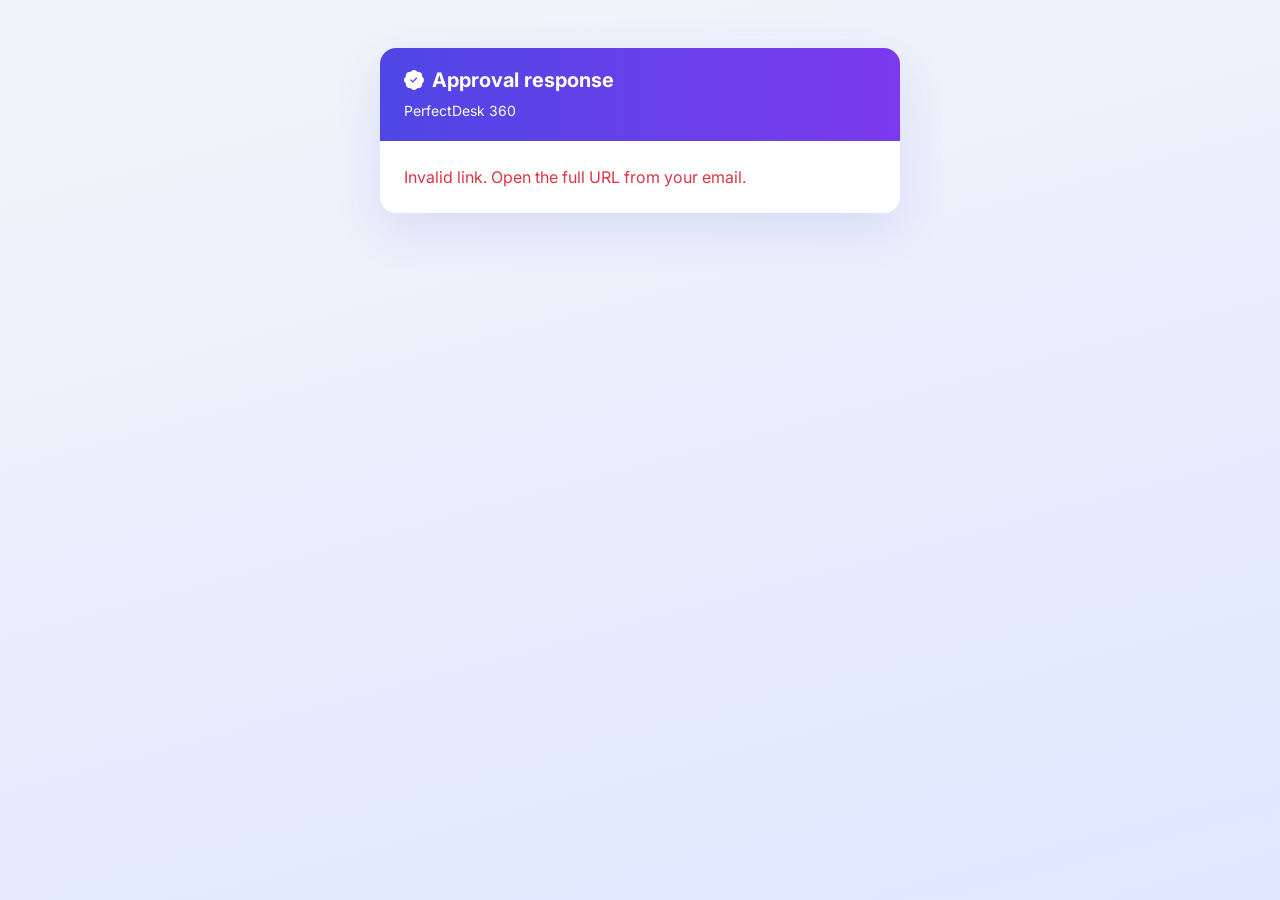
<file: approval-response.html>
<!DOCTYPE html>
<html lang="en">
<head>
    <meta charset="UTF-8">
    <meta name="viewport" content="width=device-width, initial-scale=1.0">
    <title>Manager approval | PerfectDesk 360</title>
    <link href="https://cdn.jsdelivr.net/npm/bootstrap@5.3.0/dist/css/bootstrap.min.css" rel="stylesheet">
    <link href="https://fonts.googleapis.com/css2?family=Inter:wght@400;500;600;700&display=swap" rel="stylesheet">
    <link rel="stylesheet" href="https://cdn.jsdelivr.net/npm/bootstrap-icons@1.11.1/font/bootstrap-icons.css">
    <style>
        body { font-family: Inter, system-ui, sans-serif; background: linear-gradient(165deg, #f1f5f9, #e0e7ff); min-height: 100vh; }
        .card-ent { border-radius: 1rem; border: none; box-shadow: 0 16px 48px rgba(79, 70, 229, 0.12); overflow: hidden; }
        .card-head-ent { background: linear-gradient(90deg, #4f46e5, #7c3aed); color: #fff; padding: 1.25rem 1.5rem; }
    </style>
</head>
<body class="p-3 p-md-5">
    <div class="mx-auto" style="max-width: 520px;">
        <div class="card card-ent">
            <div class="card-head-ent">
                <h1 class="h5 mb-0 fw-bold"><i class="bi bi-patch-check-fill me-2"></i>Approval response</h1>
                <p class="small mb-0 mt-2 opacity-90">PerfectDesk 360</p>
            </div>
            <div class="card-body p-4" id="mainPanel">
                <p class="text-muted small mb-0" id="statusText">Loading…</p>
            </div>
        </div>
    </div>
    <script>
        function apiOrigin() {
            return window.location.protocol === 'file:' ? 'http://127.0.0.1:5000' : '';
        }
        function qs(name) {
            const u = new URLSearchParams(window.location.search);
            return u.get(name) || '';
        }
        const approvalId = parseInt(qs('id'), 10);
        const token = qs('t');
        const action = (qs('a') || '').toLowerCase();
        const panel = document.getElementById('mainPanel');
        const statusText = document.getElementById('statusText');

        function render(msg, html) {
            statusText.classList.add('d-none');
            panel.innerHTML = html || '<p class="mb-0">' + msg + '</p>';
        }

        function postDecision(act, comment) {
            const base = apiOrigin();
            return fetch(base + '/api/approval/decision', {
                method: 'POST',
                headers: { 'Content-Type': 'application/json' },
                body: JSON.stringify({
                    approval_id: approvalId,
                    token: token,
                    action: act,
                    comment: comment || ''
                })
            }).then(r => r.json().then(j => ({ ok: r.ok, j })));
        }

        if (!approvalId || !token || !action) {
            render(null, '<p class="text-danger mb-0">Invalid link. Open the full URL from your email.</p>');
        } else if (action === 'approve') {
            statusText.textContent = 'Confirm approval…';
            render(null, `
                <p class="mb-3">You are about to <strong class="text-success">approve</strong> this request.</p>
                <label class="form-label small fw-semibold">Optional note for the record</label>
                <textarea class="form-control mb-3" id="cmt" rows="2" placeholder="Optional"></textarea>
                <button type="button" class="btn btn-success w-100 fw-bold" id="go">Confirm approval</button>
            `);
            document.getElementById('go').onclick = function () {
                this.disabled = true;
                postDecision('approve', document.getElementById('cmt').value).then(({ ok, j }) => {
                    if (ok && j.success) {
                        render(null, '<div class="alert alert-success mb-0">Approved. The ticket has been updated and the agent can continue.</div>');
                    } else {
                        render(null, '<div class="alert alert-danger mb-0">' + (j.message || 'Request failed') + '</div>');
                    }
                }).catch(() => render(null, '<div class="alert alert-danger mb-0">Network error.</div>'));
            };
        } else if (action === 'reject' || action === 'rework') {
            const verb = action === 'reject' ? 'reject' : 'request rework on';
            statusText.textContent = '';
            render(null, `
                <p class="mb-3">You are about to <strong>${action === 'reject' ? 'reject' : 'request rework for'}</strong> this approval.</p>
                <label class="form-label small fw-semibold">Comment for the agent <span class="text-danger">*</span></label>
                <textarea class="form-control mb-3" id="cmt" rows="4" required placeholder="Explain the decision or what needs to change."></textarea>
                <button type="button" class="btn ${action === 'reject' ? 'btn-danger' : 'btn-warning text-dark'} w-100 fw-bold" id="go">Submit decision</button>
            `);
            document.getElementById('go').onclick = function () {
                const c = (document.getElementById('cmt').value || '').trim();
                if (c.length < 3) { alert('Please add a comment (at least 3 characters).'); return; }
                this.disabled = true;
                postDecision(action, c).then(({ ok, j }) => {
                    if (ok && j.success) {
                        render(null, '<div class="alert alert-success mb-0">Your decision has been recorded. The ticket status was updated.</div>');
                    } else {
                        render(null, '<div class="alert alert-danger mb-0">' + (j.message || 'Request failed') + '</div>');
                    }
                }).catch(() => render(null, '<div class="alert alert-danger mb-0">Network error.</div>'));
            };
        } else {
            render(null, '<p class="text-danger mb-0">Unknown action.</p>');
        }
    </script>
</body>
</html>
</file>
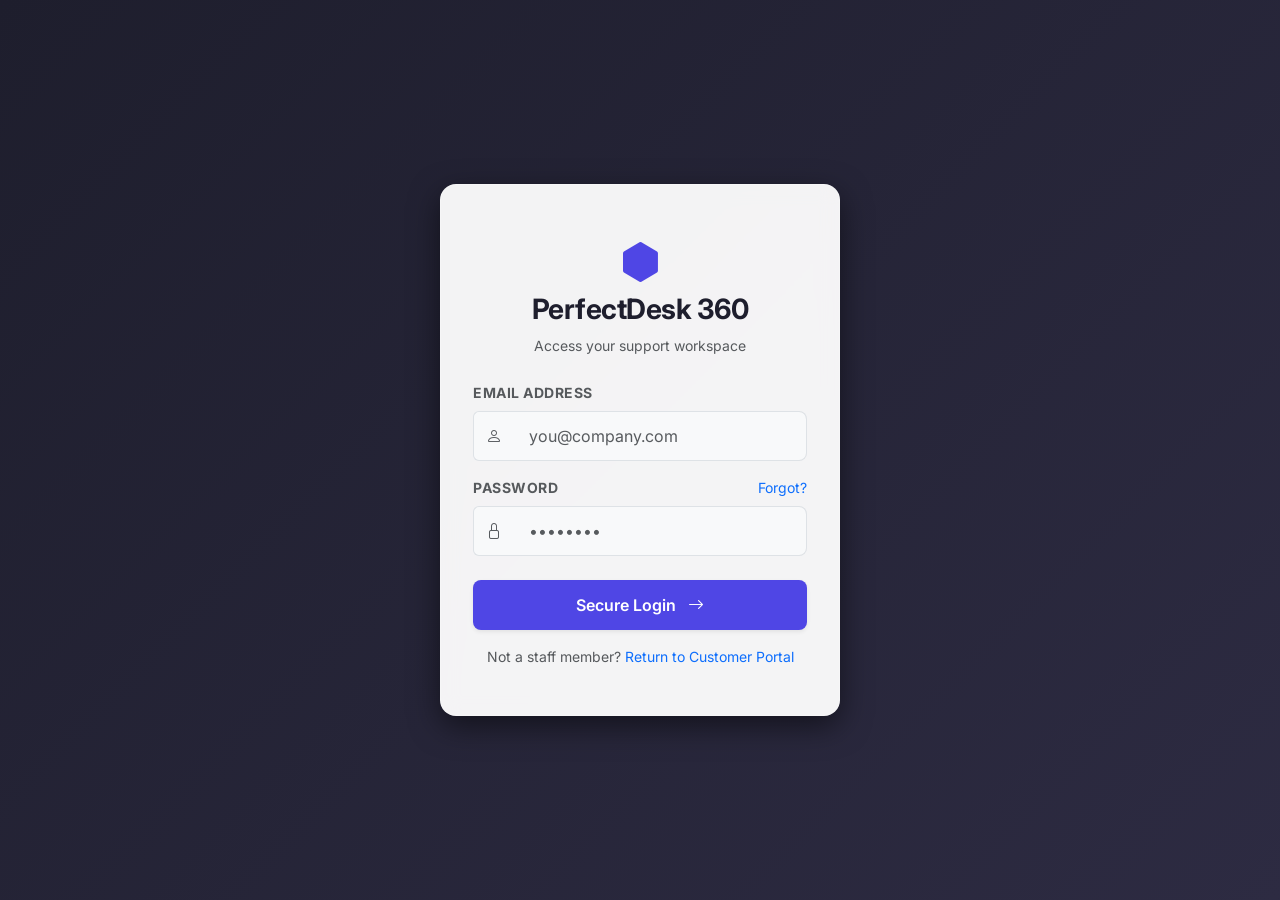
<file: login.html>
<!DOCTYPE html>
<html lang="en">
<head>
    <meta charset="UTF-8">
    <meta name="viewport" content="width=device-width, initial-scale=1.0">
    <title>Staff login | PerfectDesk 360</title>
    <link href="https://cdn.jsdelivr.net/npm/bootstrap@5.3.0/dist/css/bootstrap.min.css" rel="stylesheet">
    <link href="https://fonts.googleapis.com/css2?family=Inter:wght@400;500;600;700&display=swap" rel="stylesheet">
    <link rel="stylesheet" href="https://cdn.jsdelivr.net/npm/bootstrap-icons@1.11.1/font/bootstrap-icons.css">
    <link rel="stylesheet" href="style.css">
    <style>
        body {
            background: linear-gradient(135deg, #1e1e2d 0%, #2d2b42 100%);
            height: 100vh;
            display: flex;
            align-items: center;
            justify-content: center;
        }

        .login-card {
            background: rgba(255, 255, 255, 0.95);
            backdrop-filter: blur(10px);
            border-radius: 1rem;
            box-shadow: 0 10px 30px rgba(0, 0, 0, 0.5);
            max-width: 400px;
            width: 100%;
            padding: 3rem 2rem;
            border: 1px solid rgba(255, 255, 255, 0.2);
        }

        .login-title {
            color: #1e1e2d;
            font-weight: 700;
            letter-spacing: -0.5px;
        }
        
        .form-control {
            padding: 0.75rem 1rem;
            border-radius: 0.5rem;
            background-color: #f8f9fa;
            border: 1px solid #dee2e6;
        }
        
        .form-control:focus {
            border-color: var(--primary-color);
            box-shadow: 0 0 0 3px rgba(79, 70, 229, 0.1);
            background-color: white;
        }

        .btn-login {
            background-color: var(--primary-color);
            color: white;
            padding: 0.75rem 1rem;
            font-weight: 600;
            border-radius: 0.5rem;
            transition: all 0.3s ease;
        }

        .btn-login:hover {
            background-color: var(--secondary-color);
            color: var(--primary-color);
        }
    </style>
</head>
<body>

    <div class="login-card text-center text-md-start">
        <div class="text-center mb-4">
            <i class="bi bi-hexagon-fill fs-1 mb-3" style="color: var(--primary-color)"></i>
            <h3 class="login-title">PerfectDesk 360</h3>
            <p class="text-muted small">Access your support workspace</p>
        </div>

        <form id="loginForm" onsubmit="handleLogin(event)">
            <div id="loginAlert" class="alert alert-danger d-none small py-2" role="alert"></div>
            
            <div class="mb-3">
                <label class="form-label text-muted small fw-bold text-uppercase" style="letter-spacing: 0.5px;">Email Address</label>
                <div class="input-group">
                    <span class="input-group-text bg-light border-end-0 text-muted"><i class="bi bi-person"></i></span>
                    <input type="email" id="email" name="email" class="form-control border-start-0" placeholder="you@company.com" required autocomplete="email" autocapitalize="none" spellcheck="false">
                </div>
            </div>

            <div class="mb-4">
                <div class="d-flex justify-content-between">
                    <label class="form-label text-muted small fw-bold text-uppercase" style="letter-spacing: 0.5px;">Password</label>
                    <a href="#" class="small text-decoration-none text-primary" data-bs-toggle="modal" data-bs-target="#forgotModal" onclick="document.getElementById('forgotEmail').value = (document.getElementById('email').value || '').trim(); document.getElementById('forgotAlert').classList.add('d-none');">Forgot?</a>
                </div>
                <div class="input-group">
                    <span class="input-group-text bg-light border-end-0 text-muted"><i class="bi bi-lock"></i></span>
                    <input type="password" id="password" name="password" class="form-control border-start-0" placeholder="••••••••" required autocomplete="current-password">
                </div>
            </div>

            <button type="submit" class="btn btn-login w-100 mb-3 shadow-sm" id="loginBtn">Secure Login <i class="bi bi-arrow-right ms-2"></i></button>
            
            <div class="text-center text-muted small">
                Not a staff member? <a href="index.html" class="text-decoration-none">Return to Customer Portal</a>
            </div>
        </form>
    </div>

    <div class="modal fade" id="forgotModal" tabindex="-1" aria-labelledby="forgotModalLabel" aria-hidden="true">
        <div class="modal-dialog modal-dialog-centered">
            <div class="modal-content border-0 shadow">
                <div class="modal-header border-0 pb-0">
                    <h5 class="modal-title fw-bold" id="forgotModalLabel"><i class="bi bi-envelope-at text-primary me-2"></i>Agent password reminder</h5>
                    <button type="button" class="btn-close" data-bs-dismiss="modal" aria-label="Close"></button>
                </div>
                <div class="modal-body pt-2">
                    <p class="small text-muted mb-3">For <strong>agent</strong> accounts only. If your work email exists in our directory as an active agent, your current password will be sent to that address. Managers should use the manager console or contact IT.</p>
                    <label class="form-label small fw-semibold text-muted">Work email</label>
                    <input type="email" class="form-control" id="forgotEmail" placeholder="agent@company.com" autocomplete="email">
                    <div id="forgotAlert" class="alert d-none small mt-3 mb-0 py-2" role="alert"></div>
                </div>
                <div class="modal-footer border-0 pt-0">
                    <button type="button" class="btn btn-light" data-bs-dismiss="modal">Close</button>
                    <button type="button" class="btn btn-primary" id="forgotSubmitBtn" onclick="submitForgotPassword()">Send password to email</button>
                </div>
            </div>
        </div>
    </div>

    <script src="https://cdn.jsdelivr.net/npm/bootstrap@5.3.0/dist/js/bootstrap.bundle.min.js"></script>
    <script>
        async function submitForgotPassword() {
            const email = (document.getElementById('forgotEmail').value || document.getElementById('email').value || '').trim();
            const alertEl = document.getElementById('forgotAlert');
            const btn = document.getElementById('forgotSubmitBtn');
            if (!email) {
                alertEl.className = 'alert alert-warning small mt-3 mb-0 py-2';
                alertEl.textContent = 'Enter your agent email address.';
                alertEl.classList.remove('d-none');
                return;
            }
            btn.disabled = true;
            const prev = btn.innerHTML;
            btn.innerHTML = '<span class="spinner-border spinner-border-sm" role="status"></span>';
            const apiUrl = window.location.protocol === 'file:' ? 'http://127.0.0.1:5000/api/forgot-password' : '/api/forgot-password';
            try {
                const res = await fetch(apiUrl, {
                    method: 'POST',
                    headers: { 'Content-Type': 'application/json' },
                    body: JSON.stringify({ email })
                });
                const data = await res.json().catch(() => ({}));
                alertEl.className = 'alert alert-info small mt-3 mb-0 py-2';
                alertEl.textContent = data.message || 'If this email is registered as an active agent, your password has been sent to that inbox.';
                alertEl.classList.remove('d-none');
            } catch (e) {
                alertEl.className = 'alert alert-danger small mt-3 mb-0 py-2';
                alertEl.textContent = 'Could not reach the server. Ensure the app is running.';
                alertEl.classList.remove('d-none');
            }
            btn.disabled = false;
            btn.innerHTML = prev;
        }

        function handleLogin(e) {
            e.preventDefault();
            const btn = document.getElementById('loginBtn');
            const alertBox = document.getElementById('loginAlert');
            const email = document.getElementById('email').value;
            const password = document.getElementById('password').value;

            btn.disabled = true;
            btn.innerHTML = '<span class="spinner-border spinner-border-sm" role="status" aria-hidden="true"></span> Authenticating...';
            alertBox.classList.add('d-none');

            const apiUrl = window.location.protocol === 'file:' ? 'http://127.0.0.1:5000/api/login' : '/api/login';
            
            fetch(apiUrl, {
                method: 'POST',
                headers: { 'Content-Type': 'application/json' },
                body: JSON.stringify({ email, password })
            })
            .then(res => res.json())
            .then(data => {
                if (data.success) {
                    const r = (data.role || '').toString().trim();
                    const roleCanon = /^manager$/i.test(r) ? 'Manager' : 'Agent';
                    const emailCanon = ((data.email != null ? data.email : email) || '').trim();
                    localStorage.setItem('nexus_user', JSON.stringify({
                        name: data.name,
                        role: roleCanon,
                        email: emailCanon
                    }));
                    if (roleCanon === 'Manager') {
                        window.location.href = 'manager-dashboard.html';
                    } else {
                        window.location.href = 'agent-dashboard.html';
                    }
                } else {
                    alertBox.textContent = data.message || "Invalid credentials. Please try again.";
                    alertBox.classList.remove('d-none');
                    btn.disabled = false;
                    btn.innerHTML = 'Secure Login <i class="bi bi-arrow-right ms-2"></i>';
                }
            })
            .catch(err => {
                alertBox.textContent = "Server connection lost. Make sure the backend is running.";
                alertBox.classList.remove('d-none');
                btn.disabled = false;
                btn.innerHTML = 'Secure Login <i class="bi bi-arrow-right ms-2"></i>';
            });
        }
    </script>
</body>
</html>
</file>
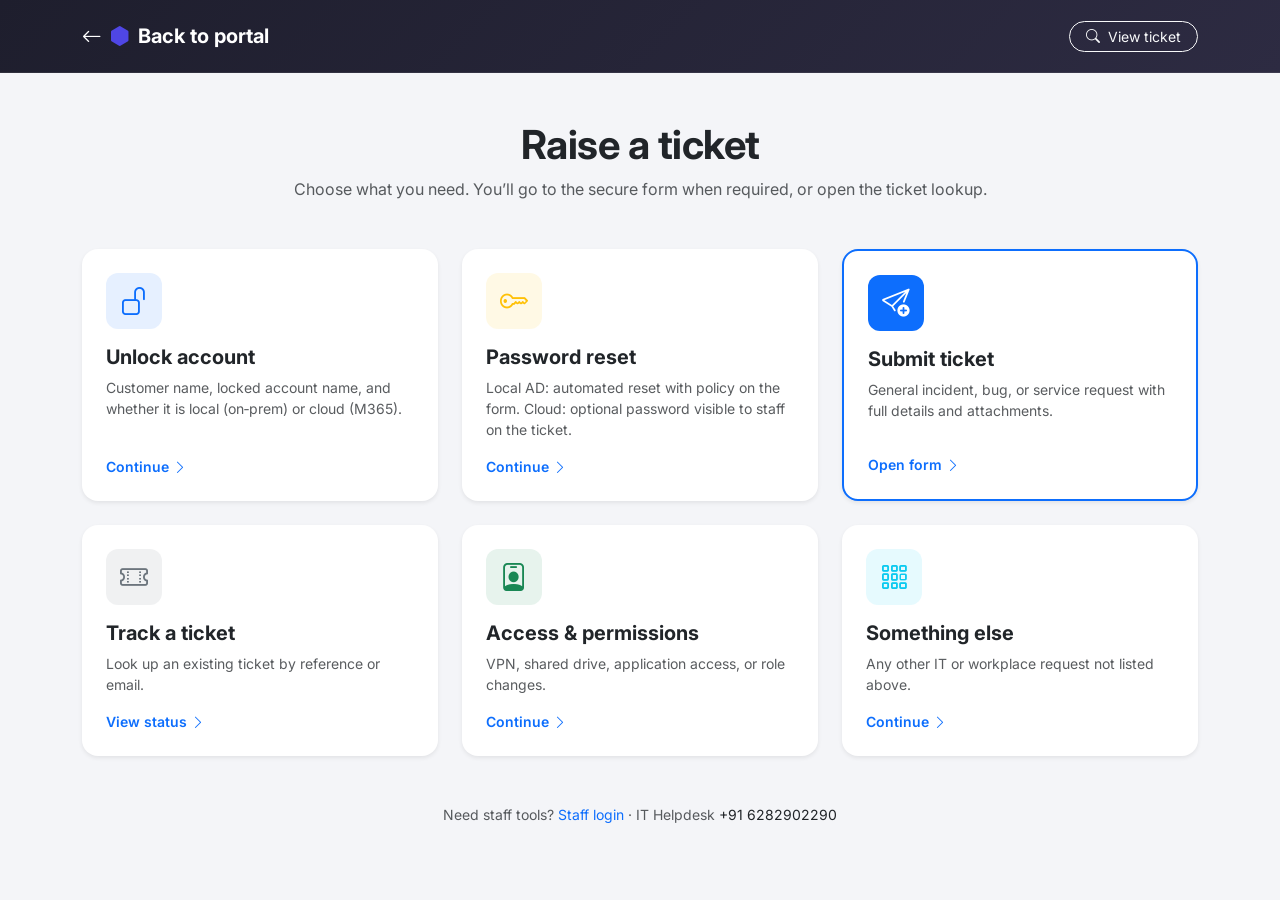
<file: raise-ticket.html>
<!DOCTYPE html>
<html lang="en">

<head>
    <meta charset="UTF-8">
    <meta name="viewport" content="width=device-width, initial-scale=1.0">
    <title>Raise a ticket | PerfectDesk 360</title>
    <link href="https://cdn.jsdelivr.net/npm/bootstrap@5.3.0/dist/css/bootstrap.min.css" rel="stylesheet">
    <link href="https://fonts.googleapis.com/css2?family=Inter:wght@400;500;600;700&display=swap" rel="stylesheet">
    <link rel="stylesheet" href="https://cdn.jsdelivr.net/npm/bootstrap-icons@1.11.1/font/bootstrap-icons.css">
    <link rel="stylesheet" href="style.css">
    <style>
        body {
            background: #f4f5f8;
            min-height: 100vh;
        }

        .raise-nav {
            background: linear-gradient(135deg, #1e1e2d 0%, #2d2b42 100%);
            border-bottom: 1px solid rgba(255, 255, 255, 0.08);
        }

        .raise-hub-card {
            transition: transform 0.2s ease, box-shadow 0.2s ease;
            border-radius: 1rem !important;
        }

        .raise-hub-card:hover {
            transform: translateY(-4px);
            box-shadow: 0 12px 28px rgba(30, 30, 45, 0.12) !important;
        }

        .raise-icon-wrap {
            width: 56px;
            height: 56px;
            border-radius: 0.75rem;
            display: flex;
            align-items: center;
            justify-content: center;
        }
    </style>
</head>

<body>
    <nav class="navbar navbar-expand-lg raise-nav py-3">
        <div class="container">
            <a class="navbar-brand fw-bold text-white d-flex align-items-center" href="index.html">
                <i class="bi bi-arrow-left me-2"></i>
                <i class="bi bi-hexagon-fill fs-5 me-2" style="color: var(--primary-color)"></i>
                Back to portal
            </a>
            <div class="d-flex gap-2">
                <a href="view-ticket.html" class="btn btn-outline-light btn-sm rounded-pill px-3">
                    <i class="bi bi-search me-1"></i> View ticket
                </a>
            </div>
        </div>
    </nav>

    <div class="container py-4 py-lg-5">
        <div class="text-center mb-4 mb-lg-5">
            <h1 class="fw-bold text-dark mb-2" style="letter-spacing: -0.5px;">Raise a ticket</h1>
            <p class="text-muted mb-0 col-lg-8 mx-auto">Choose what you need. You’ll go to the secure form when required, or open the ticket lookup.</p>
        </div>

        <div class="row g-4 justify-content-center">
            <div class="col-md-6 col-xl-4">
                <a href="submit-ticket.html?template=unlock" class="text-decoration-none text-dark d-block h-100">
                    <div class="card h-100 shadow-sm border-0 raise-hub-card">
                        <div class="card-body p-4 d-flex flex-column">
                            <div class="raise-icon-wrap bg-primary bg-opacity-10 text-primary mb-3">
                                <i class="bi bi-unlock fs-3"></i>
                            </div>
                            <h3 class="h5 fw-bold mb-2">Unlock account</h3>
                            <p class="text-muted small mb-3 flex-grow-1">Customer name, locked account name, and whether it is local (on‑prem) or cloud (M365).</p>
                            <span class="text-primary fw-semibold small">Continue <i class="bi bi-chevron-right"></i></span>
                        </div>
                    </div>
                </a>
            </div>
            <div class="col-md-6 col-xl-4">
                <a href="submit-ticket.html?template=password" class="text-decoration-none text-dark d-block h-100">
                    <div class="card h-100 shadow-sm border-0 raise-hub-card">
                        <div class="card-body p-4 d-flex flex-column">
                            <div class="raise-icon-wrap bg-warning bg-opacity-10 text-warning mb-3">
                                <i class="bi bi-key fs-3"></i>
                            </div>
                            <h2 class="h5 fw-bold mb-2">Password reset</h2>
                            <p class="text-muted small mb-3 flex-grow-1">Local AD: automated reset with policy on the form. Cloud: optional password visible to staff on the ticket.</p>
                            <span class="text-primary fw-semibold small">Continue <i class="bi bi-chevron-right"></i></span>
                        </div>
                    </div>
                </a>
            </div>
            <div class="col-md-6 col-xl-4">
                <a href="submit-ticket.html" class="text-decoration-none text-dark d-block h-100">
                    <div class="card h-100 shadow-sm raise-hub-card border border-2 border-primary">
                        <div class="card-body p-4 d-flex flex-column">
                            <div class="raise-icon-wrap bg-primary text-white mb-3">
                                <i class="bi bi-send-plus fs-3"></i>
                            </div>
                            <h3 class="h5 fw-bold mb-2">Submit ticket</h3>
                            <p class="text-muted small mb-3 flex-grow-1">General incident, bug, or service request with full details and attachments.</p>
                            <span class="text-primary fw-semibold small">Open form <i class="bi bi-chevron-right"></i></span>
                        </div>
                    </div>
                </a>
            </div>
            <div class="col-md-6 col-xl-4">
                <a href="view-ticket.html" class="text-decoration-none text-dark d-block h-100">
                    <div class="card h-100 shadow-sm border-0 raise-hub-card">
                        <div class="card-body p-4 d-flex flex-column">
                            <div class="raise-icon-wrap bg-secondary bg-opacity-10 text-secondary mb-3">
                                <i class="bi bi-ticket-perforated fs-3"></i>
                            </div>
                            <h2 class="h5 fw-bold mb-2">Track a ticket</h2>
                            <p class="text-muted small mb-3 flex-grow-1">Look up an existing ticket by reference or email.</p>
                            <span class="text-primary fw-semibold small">View status <i class="bi bi-chevron-right"></i></span>
                        </div>
                    </div>
                </a>
            </div>
            <div class="col-md-6 col-xl-4">
                <a href="submit-ticket.html?template=access" class="text-decoration-none text-dark d-block h-100">
                    <div class="card h-100 shadow-sm border-0 raise-hub-card">
                        <div class="card-body p-4 d-flex flex-column">
                            <div class="raise-icon-wrap bg-success bg-opacity-10 text-success mb-3">
                                <i class="bi bi-person-badge fs-3"></i>
                            </div>
                            <h3 class="h5 fw-bold mb-2">Access &amp; permissions</h3>
                            <p class="text-muted small mb-3 flex-grow-1">VPN, shared drive, application access, or role changes.</p>
                            <span class="text-primary fw-semibold small">Continue <i class="bi bi-chevron-right"></i></span>
                        </div>
                    </div>
                </a>
            </div>
            <div class="col-md-6 col-xl-4">
                <a href="submit-ticket.html?template=other" class="text-decoration-none text-dark d-block h-100">
                    <div class="card h-100 shadow-sm border-0 raise-hub-card">
                        <div class="card-body p-4 d-flex flex-column">
                            <div class="raise-icon-wrap bg-info bg-opacity-10 text-info mb-3">
                                <i class="bi bi-grid-3x3-gap fs-3"></i>
                            </div>
                            <h3 class="h5 fw-bold mb-2">Something else</h3>
                            <p class="text-muted small mb-3 flex-grow-1">Any other IT or workplace request not listed above.</p>
                            <span class="text-primary fw-semibold small">Continue <i class="bi bi-chevron-right"></i></span>
                        </div>
                    </div>
                </a>
            </div>
        </div>

        <p class="text-center text-muted small mt-5 mb-0">
            Need staff tools? <a href="login.html" class="text-decoration-none">Staff login</a>
            · IT Helpdesk <span class="text-dark">+91 6282902290</span>
        </p>
    </div>

    <script src="https://cdn.jsdelivr.net/npm/bootstrap@5.3.0/dist/js/bootstrap.bundle.min.js"></script>
</body>

</html>
</file>
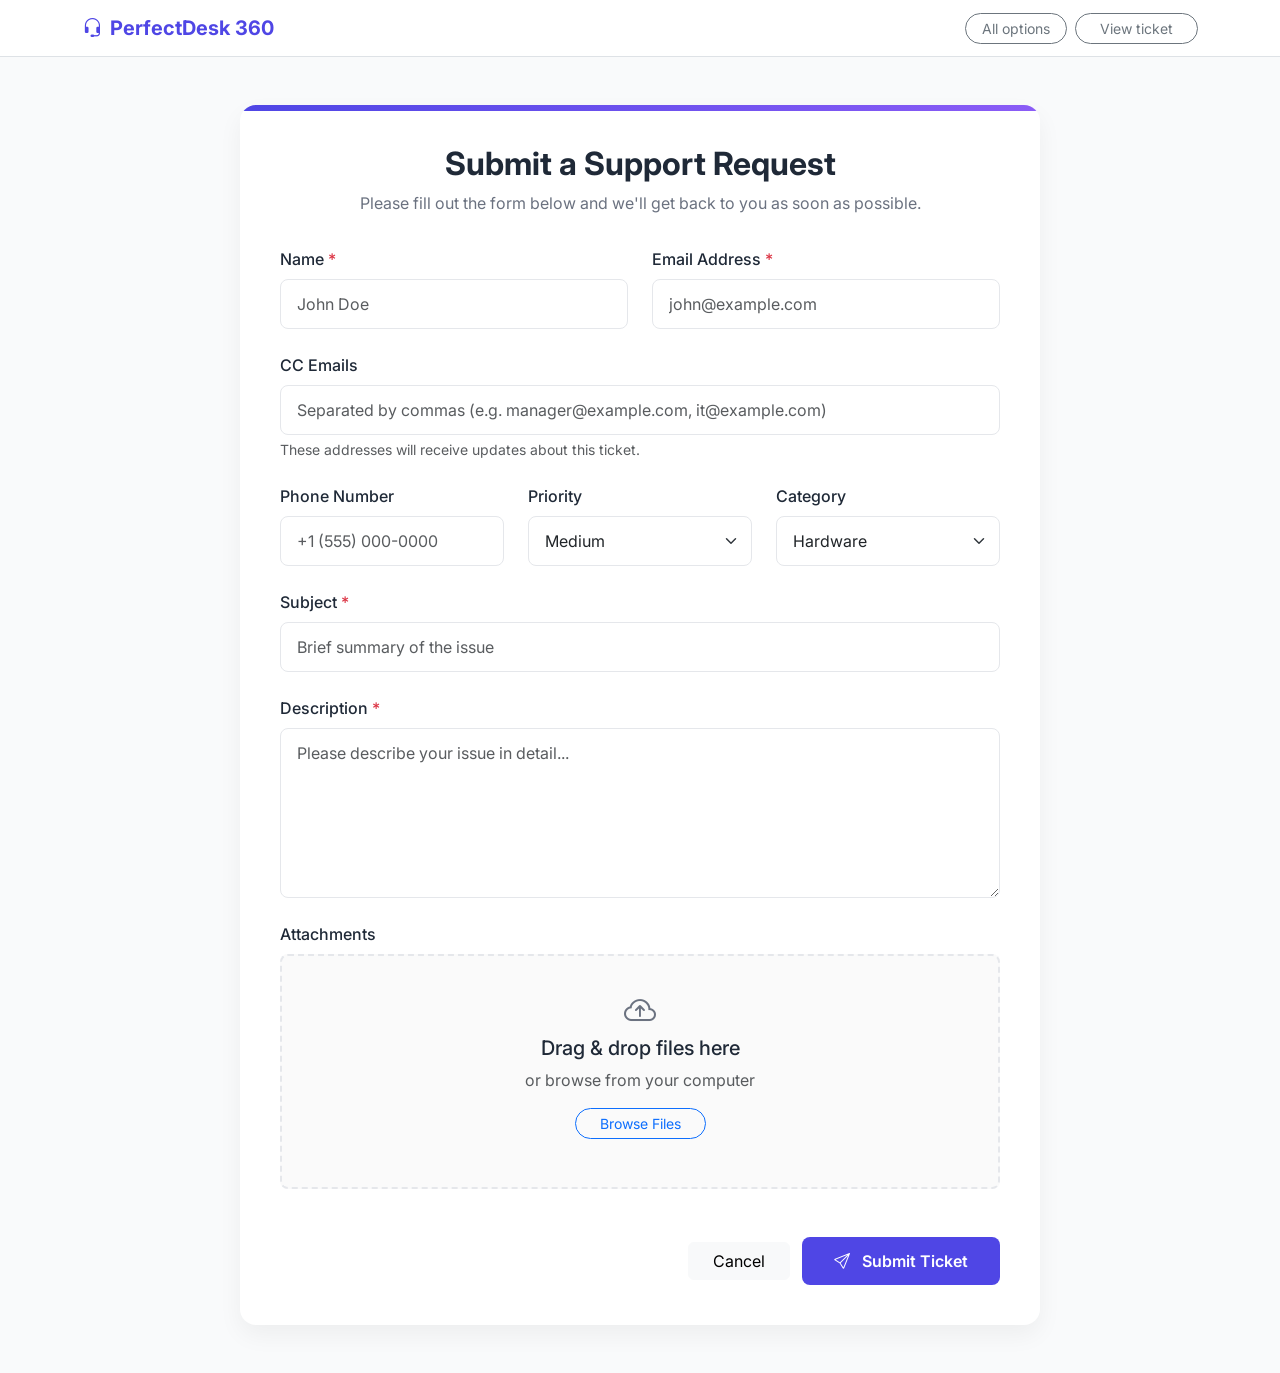
<file: submit-ticket.html>
<!DOCTYPE html>
<html lang="en">
<head>
    <meta charset="UTF-8">
    <meta name="viewport" content="width=device-width, initial-scale=1.0">
    <title>Submit Support Ticket | PerfectDesk 360</title>
    <link href="https://cdn.jsdelivr.net/npm/bootstrap@5.3.0/dist/css/bootstrap.min.css" rel="stylesheet">
    <link href="https://fonts.googleapis.com/css2?family=Inter:wght@400;500;600;700&display=swap" rel="stylesheet">
    <link rel="stylesheet" href="https://cdn.jsdelivr.net/npm/bootstrap-icons@1.11.1/font/bootstrap-icons.css">
    <link rel="stylesheet" href="style.css">
</head>
<body>

    <!-- Navbar Minimal -->
    <nav class="navbar navbar-expand-lg navbar-light bg-light border-bottom" style="background-color: var(--card-bg) !important;">
        <div class="container">
            <a class="navbar-brand fw-bold" href="#" style="color: var(--primary-color)">
                <i class="bi bi-headset me-2"></i>PerfectDesk 360
            </a>
            <div class="d-flex gap-2">
                <a href="raise-ticket.html" class="btn btn-outline-secondary btn-sm rounded-pill px-3">All options</a>
                <a href="view-ticket.html" class="btn btn-outline-secondary btn-sm rounded-pill px-4">View ticket</a>
            </div>
        </div>
    </nav>

    <div class="container">
        <div class="ticket-container">
            <div class="page-header text-center" id="submitPageHeader">
                <h2 id="submitPageTitle">Submit a Support Request</h2>
                <p id="submitPageSubtitle">Please fill out the form below and we'll get back to you as soon as possible.</p>
            </div>

            <div id="successMessage" class="d-none text-center py-5">
                <i class="bi bi-check-circle-fill text-success" style="font-size: 4rem;"></i>
                <h3 class="mt-3">Ticket Submitted Successfully!</h3>
                <p class="text-muted">Your ticket reference is <strong id="successTicketId" class="text-primary"></strong>. We will get back to you shortly.</p>
                <a href="submit-ticket.html" id="submitAnotherLink" class="btn btn-primary mt-3">Submit Another Ticket</a>
            </div>

            <form id="submitTicketForm">
                <div class="row g-4">
                    <div class="col-md-6 form-group">
                        <label class="form-label" for="tktName" id="tktNameLabel">Name <span class="text-danger">*</span></label>
                        <input type="text" class="form-control" id="tktName" placeholder="John Doe" required>
                    </div>
                    
                    <div class="col-md-6 form-group">
                        <label class="form-label">Email Address <span class="text-danger">*</span></label>
                        <input type="email" class="form-control" id="tktEmail" placeholder="john@example.com" required>
                    </div>

                    <div id="unlockAccountFields" class="col-12 d-none">
                        <div class="border rounded-3 p-3 p-md-4 mb-2 bg-light border-primary border-opacity-25">
                            <h3 class="h6 fw-bold text-dark mb-3"><i class="bi bi-unlock text-primary me-2"></i>Account to unlock</h3>
                            <div class="row g-3">
                                <div class="col-md-6 form-group">
                                    <label class="form-label" for="tktAccountName">Account name <span class="text-danger">*</span></label>
                                    <input type="text" class="form-control" id="tktAccountName" placeholder="e.g. jdoe or user@company.com" autocomplete="username">
                                    <div class="form-text">Username, sign-in name, or UPN for the <strong>locked</strong> account (not only your contact email).</div>
                                </div>
                                <div class="col-md-6 form-group">
                                    <label class="form-label" for="tktAccountScope">Local or cloud <span class="text-danger">*</span></label>
                                    <select class="form-select" id="tktAccountScope">
                                        <option value="" selected disabled>Select one</option>
                                        <option value="Local">Local (on-premises AD / device login)</option>
                                        <option value="Cloud">Cloud (Microsoft 365 / Entra ID)</option>
                                        <option value="Not sure">Not sure</option>
                                    </select>
                                    <div class="form-text">Helps IT route the unlock to the right directory.</div>
                                </div>
                            </div>
                        </div>
                    </div>

                    <div id="passwordResetAccountFields" class="col-12 d-none">
                        <div class="border rounded-3 p-3 p-md-4 mb-2 bg-light border-warning border-opacity-25">
                            <h3 class="h6 fw-bold text-dark mb-3"><i class="bi bi-key text-warning me-2"></i>Account for password reset</h3>
                            <div class="row g-3">
                                <div class="col-md-6 form-group">
                                    <label class="form-label" for="tktPwdAccountName">Account name <span class="text-danger">*</span></label>
                                    <input type="text" class="form-control" id="tktPwdAccountName" placeholder="e.g. jdoe or user@company.com" autocomplete="username">
                                    <div class="form-text">Username or UPN for the account that needs a new password.</div>
                                </div>
                                <div class="col-md-6 form-group">
                                    <label class="form-label" for="tktPwdAccountScope">Local or cloud <span class="text-danger">*</span></label>
                                    <select class="form-select" id="tktPwdAccountScope">
                                        <option value="" selected disabled>Select one</option>
                                        <option value="Local">Local (on-premises AD / device login)</option>
                                        <option value="Cloud">Cloud (Microsoft 365 / Entra ID)</option>
                                        <option value="Not sure">Not sure</option>
                                    </select>
                                </div>
                            </div>
                            <div id="localAdPasswordFields" class="row g-3 mt-1 d-none">
                                <div class="col-md-6 form-group">
                                    <label class="form-label" for="tktLocalNewPwd">New password <span id="pwdLocalRequiredStar" class="text-danger">*</span></label>
                                    <input type="password" class="form-control" id="tktLocalNewPwd" autocomplete="new-password" maxlength="127">
                                    <div class="form-text" id="pwdPolicyHint">14+ characters; upper, lower, digit; 1–2 specials only from ! @ # $; must not include your name or account name.</div>
                                </div>
                                <div class="col-md-6 form-group">
                                    <label class="form-label" for="tktLocalNewPwdConfirm">Confirm new password <span id="pwdLocalRequiredStar2" class="text-danger">*</span></label>
                                    <input type="password" class="form-control" id="tktLocalNewPwdConfirm" autocomplete="new-password" maxlength="127">
                                </div>
                            </div>
                        </div>
                    </div>

                    <div class="col-12" id="extendedTicketFields">
                    <div class="row g-4">
                    <div class="col-12 form-group">
                        <label class="form-label">CC Emails</label>
                        <input type="text" class="form-control" id="tktCC" placeholder="Separated by commas (e.g. manager@example.com, it@example.com)">
                        <div class="form-text text-muted small mt-1">These addresses will receive updates about this ticket.</div>
                    </div>

                    <div class="col-md-4 form-group">
                        <label class="form-label">Phone Number</label>
                        <input type="tel" class="form-control" id="tktPhone" placeholder="+1 (555) 000-0000">
                    </div>

                    <div class="col-md-4 form-group">
                        <label class="form-label">Priority</label>
                        <select class="form-select" id="tktPriority">
                            <option value="Low">Low</option>
                            <option value="Medium" selected>Medium</option>
                            <option value="High">High</option>
                            <option value="Urgent">Urgent</option>
                        </select>
                    </div>

                    <div class="col-md-4 form-group">
                        <label class="form-label">Category</label>
                        <select class="form-select" id="tktCategory">
                            <option value="Hardware">Hardware</option>
                            <option value="Software">Software</option>
                            <option value="Network/Internet">Network/Internet</option>
                            <option value="Access Request">Access Request</option>
                            <option value="Other">Other</option>
                        </select>
                    </div>

                    <div class="col-12 form-group">
                        <label class="form-label">Subject <span class="text-danger">*</span></label>
                        <input type="text" class="form-control" id="tktSubject" placeholder="Brief summary of the issue" required>
                    </div>

                    <div class="col-12 form-group">
                        <label class="form-label">Description <span class="text-danger">*</span></label>
                        <textarea class="form-control" rows="6" id="tktDesc" placeholder="Please describe your issue in detail..." required></textarea>
                    </div>

                    <div class="col-12 form-group">
                        <label class="form-label">Attachments</label>
                        <div class="file-upload-wrapper" id="dropZone">
                            <i class="bi bi-cloud-arrow-up file-upload-icon"></i>
                            <h5>Drag & drop files here</h5>
                            <p class="text-muted mb-3">or browse from your computer</p>
                            <input type="file" class="d-none" id="fileInput" multiple onchange="handleFiles(this.files)">
                            <button type="button" class="btn btn-outline-primary btn-sm rounded-pill px-4" onclick="document.getElementById('fileInput').click()">Browse Files</button>
                            <div id="fileList" class="mt-3 text-start px-4"></div>
                        </div>
                    </div>
                    </div>
                    </div>

                    <div class="col-12 text-end mt-5">
                        <button type="button" class="btn btn-light px-4 me-2">Cancel</button>
                        <button type="submit" class="btn btn-primary">
                            <i class="bi bi-send me-2"></i> Submit Ticket
                        </button>
                    </div>
                </div>
            </form>
        </div>
    </div>

    <script src="https://cdn.jsdelivr.net/npm/bootstrap@5.3.0/dist/js/bootstrap.bundle.min.js"></script>
    <script>
        window.__submitTicketTemplate = '';
        /** On-premises AD / DC used for local unlock routing (change if your DC IP changes). */
        var LOCAL_AD_SERVER_IP = '10.10.10.10';

        var _LOCAL_PWD_ALLOWED = /^[A-Za-z0-9!@#$]+$/;

        function validateLocalAdPasswordPolicy(pw, customerName, accountName) {
            if (!pw || pw.length < 14) return 'Password must be at least 14 characters.';
            if (pw.length > 127) return 'Password must be at most 127 characters.';
            if (pw.indexOf('"') >= 0 || pw.indexOf('\0') >= 0) return 'Password cannot contain double quotes.';
            if (!_LOCAL_PWD_ALLOWED.test(pw)) return 'Use only letters, digits, and at most two symbols from: ! @ # $';
            if (!/[A-Z]/.test(pw)) return 'Password must include at least one uppercase letter.';
            if (!/[a-z]/.test(pw)) return 'Password must include at least one lowercase letter.';
            if (!/[0-9]/.test(pw)) return 'Password must include at least one digit.';
            var spec = (pw.match(/[!@#$]/g) || []).length;
            if (spec < 1 || spec > 2) return 'Include 1 or 2 special characters from ! @ # $ (not more).';
            var low = pw.toLowerCase();
            var rawName = (customerName || '').trim();
            var parts = rawName.split(/\s+/);
            for (var i = 0; i < parts.length; i++) {
                var t = parts[i].replace(/^[.,;:\-_]+|[.,;:\-_]+$/g, '');
                if (t.length >= 3 && low.indexOf(t.toLowerCase()) >= 0) return 'Password must not contain your name.';
            }
            var accRaw = (accountName || '').trim();
            var accKey = accRaw;
            if (accRaw.indexOf('@') >= 0) accKey = accRaw.split('@')[0].trim();
            else if (accRaw.indexOf('\\') >= 0) accKey = accRaw.split('\\').pop().trim();
            if (accKey.length >= 3 && low.indexOf(accKey.toLowerCase()) >= 0) return 'Password must not contain your account name.';
            return '';
        }

        function syncPasswordResetExtras() {
            const scopeEl = document.getElementById('tktPwdAccountScope');
            const localRow = document.getElementById('localAdPasswordFields');
            const pw1 = document.getElementById('tktLocalNewPwd');
            const pw2 = document.getElementById('tktLocalNewPwdConfirm');
            const star1 = document.getElementById('pwdLocalRequiredStar');
            const star2 = document.getElementById('pwdLocalRequiredStar2');
            const hint = document.getElementById('pwdPolicyHint');
            if (!scopeEl || !localRow) return;
            const v = (scopeEl.value || '').trim();
            if (!v) {
                localRow.classList.add('d-none');
                if (pw1) { pw1.required = false; pw1.removeAttribute('minlength'); }
                if (pw2) { pw2.required = false; pw2.removeAttribute('minlength'); }
                return;
            }
            localRow.classList.remove('d-none');
            if (v === 'Local') {
                if (pw1) { pw1.required = true; pw1.minLength = 14; }
                if (pw2) { pw2.required = true; pw2.minLength = 14; }
                if (star1) star1.classList.remove('d-none');
                if (star2) star2.classList.remove('d-none');
                if (hint) {
                    hint.textContent = 'Required for Local: 14+ characters; upper, lower, digit; 1–2 specials only from ! @ # $; must not include your name or account name. Sent over HTTPS; not stored in the ticket.';
                }
            } else {
                if (pw1) { pw1.required = false; pw1.removeAttribute('minlength'); }
                if (pw2) { pw2.required = false; pw2.removeAttribute('minlength'); }
                if (star1) star1.classList.add('d-none');
                if (star2) star2.classList.add('d-none');
                if (hint) {
                    hint.textContent = 'Optional for Cloud: if both fields match, support staff see the password on the ticket when they work it (not shown in your public ticket view).';
                }
            }
        }

        (function applyTemplateFromQuery() {
            const p = new URLSearchParams(window.location.search);
            const t = (p.get('template') || '').toLowerCase();
            window.__submitTicketTemplate = t;
            const sub = document.getElementById('tktSubject');
            const desc = document.getElementById('tktDesc');
            const cat = document.getElementById('tktCategory');
            if (!sub || !desc || !cat) return;
            const setIfEmpty = function (el, val) {
                if (el && val && !(el.value || '').trim()) el.value = val;
            };
            if (t === 'unlock') {
                setIfEmpty(sub, 'Account unlock request');
                cat.value = 'Access Request';
                const nameLbl = document.getElementById('tktNameLabel');
                if (nameLbl) {
                    nameLbl.innerHTML = 'Customer name <span class="text-danger">*</span>';
                }
                document.getElementById('tktName').placeholder = 'Your full name (person requesting the unlock)';
                const unlockBox = document.getElementById('unlockAccountFields');
                if (unlockBox) {
                    unlockBox.classList.remove('d-none');
                }
                const acc = document.getElementById('tktAccountName');
                const scope = document.getElementById('tktAccountScope');
                if (acc) acc.required = true;
                if (scope) scope.required = true;
                const titleEl = document.getElementById('submitPageTitle');
                const subEl = document.getElementById('submitPageSubtitle');
                if (titleEl) titleEl.textContent = 'Unlock account';
                if (subEl) subEl.textContent = 'Enter the customer name, the locked account details, and whether it is local or cloud.';
                if (!(desc.value || '').trim()) {
                    desc.placeholder = 'When the lockout started, any error message on screen, last successful sign-in, and urgency for work.';
                }
            } else if (t === 'password') {
                sub.value = 'Password reset request';
                cat.value = 'Access Request';
                sub.removeAttribute('required');
                desc.removeAttribute('required');
                desc.value = '';
                const ext = document.getElementById('extendedTicketFields');
                if (ext) ext.classList.add('d-none');
                const nameLbl = document.getElementById('tktNameLabel');
                if (nameLbl) {
                    nameLbl.innerHTML = 'Customer name <span class="text-danger">*</span>';
                }
                document.getElementById('tktName').placeholder = 'Your full name (person requesting the reset)';
                const pwdBox = document.getElementById('passwordResetAccountFields');
                if (pwdBox) pwdBox.classList.remove('d-none');
                const pAcc = document.getElementById('tktPwdAccountName');
                const pScope = document.getElementById('tktPwdAccountScope');
                if (pAcc) pAcc.required = true;
                if (pScope) {
                    pScope.required = true;
                    pScope.addEventListener('change', syncPasswordResetExtras);
                }
                syncPasswordResetExtras();
                const titleEl = document.getElementById('submitPageTitle');
                const subEl = document.getElementById('submitPageSubtitle');
                if (titleEl) titleEl.textContent = 'Password reset';
                if (subEl) subEl.textContent = 'Customer name, email, account, and local or cloud. Local: password rules below. Cloud: optional password for staff when assigned.';
            } else if (t === 'access') {
                setIfEmpty(sub, 'Access or permissions request');
                cat.value = 'Access Request';
                if (!(desc.value || '').trim()) {
                    desc.placeholder = 'What resource or app you need, business reason, and desired deadline if any.';
                }
            } else if (t === 'other') {
                if (!(desc.value || '').trim()) {
                    desc.placeholder = 'Describe your request in as much detail as you can.';
                }
            }
        })();

        // Handle file selection
        function handleFiles(files) {
            const fileList = document.getElementById('fileList');
            if (!fileList) return;
            fileList.innerHTML = ''; // Clear previous
            if (files.length > 0) {
                let html = '<ul class="list-group list-group-flush">';
                for (let i = 0; i < files.length; i++) {
                    html += `<li class="list-group-item bg-transparent border-0 py-1 text-primary"><i class="bi bi-paperclip me-2"></i>${files[i].name} <span class="text-muted small">(${(files[i].size / 1024).toFixed(1)} KB)</span></li>`;
                }
                html += '</ul>';
                fileList.innerHTML = html;
            }
        }

        // Handle drag and drop
        const dropZone = document.getElementById('dropZone');
        if (dropZone) {
            dropZone.addEventListener('dragover', (e) => {
                e.preventDefault();
                dropZone.style.borderColor = 'var(--primary-color)';
                dropZone.style.backgroundColor = 'rgba(79, 70, 229, 0.05)';
            });
            dropZone.addEventListener('dragleave', (e) => {
                e.preventDefault();
                dropZone.style.borderColor = '#e5e7eb';
                dropZone.style.backgroundColor = '#fafafa';
            });
            dropZone.addEventListener('drop', (e) => {
                e.preventDefault();
                dropZone.style.borderColor = '#e5e7eb';
                dropZone.style.backgroundColor = '#fafafa';
                if (e.dataTransfer.files.length > 0) {
                    document.getElementById('fileInput').files = e.dataTransfer.files;
                    handleFiles(e.dataTransfer.files);
                }
            });
        }

        // Handle submit
        document.getElementById('submitTicketForm').addEventListener('submit', function(e) {
            e.preventDefault(); // prevent page reload

            const fileInput = document.getElementById('fileInput');
            const fd = new FormData();
            fd.append('name', document.getElementById('tktName').value);
            fd.append('email', document.getElementById('tktEmail').value);
            fd.append('cc', document.getElementById('tktCC').value);
            fd.append('phone', document.getElementById('tktPhone').value);
            fd.append('priority', document.getElementById('tktPriority').value);
            fd.append('category', document.getElementById('tktCategory').value);

            let description = (document.getElementById('tktDesc') && document.getElementById('tktDesc').value) || '';
            let subjectVal = (document.getElementById('tktSubject') && document.getElementById('tktSubject').value) || '';
            let localUnlockUsername = null;
            let localResetUsername = null;

            const unlockBox = document.getElementById('unlockAccountFields');
            const pwdBox = document.getElementById('passwordResetAccountFields');

            if (unlockBox && !unlockBox.classList.contains('d-none')) {
                const cust = (document.getElementById('tktName').value || '').trim();
                const accName = (document.getElementById('tktAccountName') && document.getElementById('tktAccountName').value || '').trim();
                const scopeEl = document.getElementById('tktAccountScope');
                const scope = scopeEl ? (scopeEl.value || '').trim() : '';
                if (!accName || !scope) {
                    alert('Please enter the account name and select Local or Cloud.');
                    return;
                }
                var unlockBlock =
                    '--- Account unlock ---\n' +
                    'Customer name: ' + cust + '\n' +
                    'Account name (username / UPN): ' + accName + '\n' +
                    'Local or cloud: ' + scope + '\n';
                if (scope === 'Local') {
                    localUnlockUsername = accName;
                    unlockBlock +=
                        'AD server (on-premises): ' + LOCAL_AD_SERVER_IP + '\n' +
                        'Action requested: Auto unlock — local AD account username: ' + accName + '\n';
                }
                unlockBlock += '\nDetails:\n' + description;
                description = unlockBlock;
                subjectVal = document.getElementById('tktSubject').value;
            } else if (pwdBox && !pwdBox.classList.contains('d-none')) {
                const cust = (document.getElementById('tktName').value || '').trim();
                const accName = (document.getElementById('tktPwdAccountName') && document.getElementById('tktPwdAccountName').value || '').trim();
                const scopeEl = document.getElementById('tktPwdAccountScope');
                const scope = scopeEl ? (scopeEl.value || '').trim() : '';
                if (!accName || !scope) {
                    alert('Please enter the account name and select Local or Cloud.');
                    return;
                }
                var pwdBlock =
                    '--- Password reset ---\n' +
                    'Customer name: ' + cust + '\n' +
                    'Account name (username / UPN): ' + accName + '\n' +
                    'Local or cloud: ' + scope + '\n';
                subjectVal = 'Password reset request';
                if (scope === 'Local') {
                    const pw = (document.getElementById('tktLocalNewPwd') && document.getElementById('tktLocalNewPwd').value) || '';
                    const pwc = (document.getElementById('tktLocalNewPwdConfirm') && document.getElementById('tktLocalNewPwdConfirm').value) || '';
                    if (pw !== pwc) {
                        alert('New password and confirmation do not match.');
                        return;
                    }
                    const polErr = validateLocalAdPasswordPolicy(pw, cust, accName);
                    if (polErr) {
                        alert(polErr);
                        return;
                    }
                    localResetUsername = accName;
                    pwdBlock +=
                        'AD server (on-premises): ' + LOCAL_AD_SERVER_IP + '\n' +
                        'Action requested: Auto password reset — local AD account username: ' + accName + '\n';
                    fd.append('local_reset_password', pw);
                    fd.append('local_reset_password_confirm', pwc);
                } else if (scope === 'Cloud') {
                    const pw = (document.getElementById('tktLocalNewPwd') && document.getElementById('tktLocalNewPwd').value) || '';
                    const pwc = (document.getElementById('tktLocalNewPwdConfirm') && document.getElementById('tktLocalNewPwdConfirm').value) || '';
                    if (pw && pwc && pw === pwc) {
                        fd.append('cloud_suggested_password', pw);
                        fd.append('cloud_suggested_password_confirm', pwc);
                    }
                }
                description = pwdBlock;
            } else {
                subjectVal = document.getElementById('tktSubject').value;
                description = document.getElementById('tktDesc').value;
            }

            fd.append('subject', subjectVal);
            fd.append('description', description);
            if (localUnlockUsername) {
                fd.append('local_ad_auto_unlock', '1');
                fd.append('local_unlock_username', localUnlockUsername);
            }
            if (localResetUsername) {
                fd.append('local_ad_auto_password_reset', '1');
                fd.append('local_reset_username', localResetUsername);
            }
            if (fileInput && fileInput.files && fileInput.files.length) {
                for (let i = 0; i < fileInput.files.length; i++) {
                    fd.append('files', fileInput.files[i]);
                }
            }

            const submitBtn = this.querySelector('button[type="submit"]');
            const originalBtnHtml = submitBtn.innerHTML;
            submitBtn.innerHTML = '<span class="spinner-border spinner-border-sm me-2" role="status" aria-hidden="true"></span> Submitting...';
            submitBtn.disabled = true;

            const apiUrl = window.location.protocol === 'file:' ? 'http://127.0.0.1:5000/api/tickets' : '/api/tickets';

            fetch(apiUrl, {
                method: 'POST',
                body: fd
            })
            .then(async res => {
                let resp = null;
                try {
                    resp = await res.json();
                } catch (parseErr) {
                    resp = null;
                }
                if (res.ok && resp && resp.success) {
                    // Show success block, hide form
                    document.getElementById('submitTicketForm').classList.add('d-none');
                    document.querySelector('.page-header').classList.add('d-none');
                    
                    document.getElementById('successMessage').classList.remove('d-none');
                    document.getElementById('successTicketId').innerText = resp.ticket_id;
                    const another = document.getElementById('submitAnotherLink');
                    if (another) {
                        const tmpl = window.__submitTicketTemplate;
                        another.href = tmpl ? ('submit-ticket.html?template=' + encodeURIComponent(tmpl)) : 'submit-ticket.html';
                    }
                } else if (res.status === 413) {
                    alert('Total upload size is too large (max 25 MB). Remove some files and try again.');
                    submitBtn.innerHTML = originalBtnHtml;
                    submitBtn.disabled = false;
                } else {
                    console.error('Server error', resp || res.status);
                    const msg = resp && resp.message ? resp.message : 'An error occurred submitting your ticket.';
                    alert(msg);
                    submitBtn.innerHTML = originalBtnHtml;
                    submitBtn.disabled = false;
                }
            })
            .catch(err => {
                console.error(err);
                alert('Connection error. Please make sure the Flask server is running or try again.');
                submitBtn.innerHTML = originalBtnHtml;
                submitBtn.disabled = false;
            });
        });
    </script>
</body>
</html>
</file>
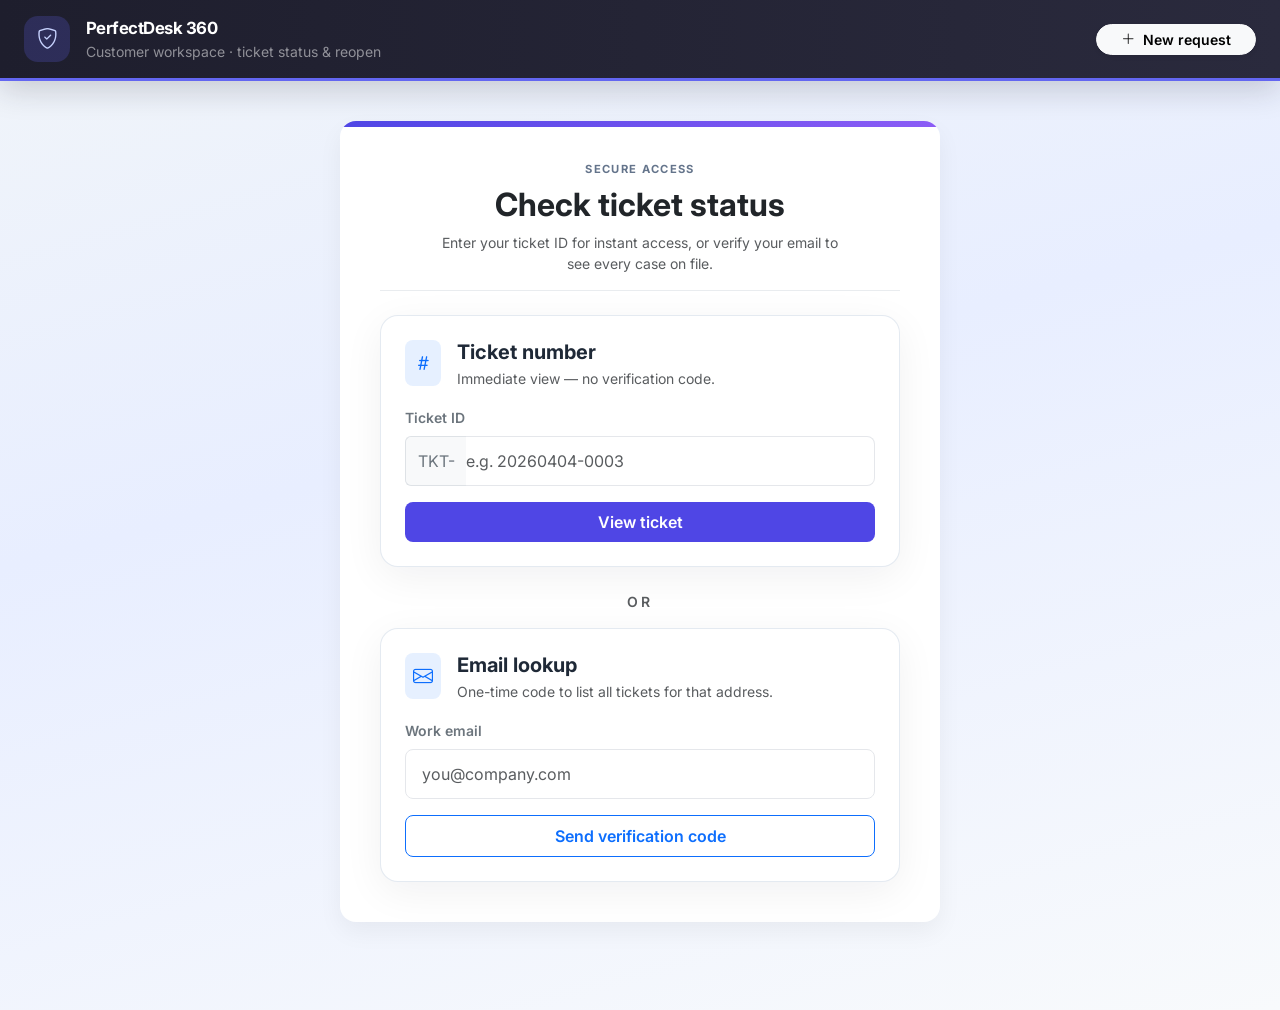
<file: view-ticket.html>
<!DOCTYPE html>
<html lang="en">
<head>
    <meta charset="UTF-8">
    <meta name="viewport" content="width=device-width, initial-scale=1.0">
    <title>Customer Workspace | PerfectDesk 360</title>
    <link href="https://cdn.jsdelivr.net/npm/bootstrap@5.3.0/dist/css/bootstrap.min.css" rel="stylesheet">
    <link href="https://fonts.googleapis.com/css2?family=Inter:wght@400;500;600;700&display=swap" rel="stylesheet">
    <link rel="stylesheet" href="https://cdn.jsdelivr.net/npm/bootstrap-icons@1.11.1/font/bootstrap-icons.css">
    <link rel="stylesheet" href="style.css">
    <style>
        :root {
            --ent-shell: #1e1e2d;
            --ent-accent: #6366f1;
            --ent-accent-deep: #4f46e5;
        }
        body.ent-customer-portal {
            font-family: 'Inter', sans-serif;
            background: linear-gradient(165deg, #f1f5f9 0%, #e8eeff 42%, #f8fafc 100%);
            min-height: 100vh;
        }
        .ent-topbar {
            background: linear-gradient(90deg, var(--ent-shell) 0%, #2a2a3d 100%);
            border-bottom: 3px solid var(--ent-accent);
            box-shadow: 0 8px 32px rgba(30, 30, 45, 0.2);
        }
        .ent-logo-badge {
            width: 46px;
            height: 46px;
            border-radius: 14px;
            background: rgba(99, 102, 241, 0.22);
            display: flex;
            align-items: center;
            justify-content: center;
            font-size: 1.3rem;
            color: #c7d2fe;
        }
        .ent-brand-title {
            letter-spacing: -0.03em;
            font-size: 1.05rem;
        }
        .view-ticket-container {
            max-width: 600px;
            margin: 2.5rem auto;
        }
        .ent-panel {
            border-radius: 1.125rem;
            border: 1px solid rgba(226, 232, 240, 0.9);
            background: #fff;
            box-shadow: 0 10px 40px rgba(15, 23, 42, 0.06);
        }
        .ent-panel-header {
            font-size: 0.7rem;
            font-weight: 700;
            letter-spacing: 0.12em;
            text-transform: uppercase;
            color: #64748b;
        }
        .otp-inputs input {
            width: 48px;
            height: 56px;
            font-size: 1.35rem;
            text-align: center;
            border-radius: 0.5rem;
            border: 1px solid #e2e8f0;
        }
        .otp-inputs input:focus {
            border-color: var(--ent-accent-deep);
            box-shadow: 0 0 0 4px rgba(79, 70, 229, 0.12);
            outline: none;
        }
        #step4TicketList .table-hover tbody tr {
            cursor: pointer;
        }
        .ent-hero-card {
            background: linear-gradient(135deg, #4f46e5 0%, #6366f1 48%, #7c3aed 100%);
            color: #fff;
            border-radius: 1.125rem;
            padding: 1.75rem 2rem;
            box-shadow: 0 16px 48px rgba(79, 70, 229, 0.28);
        }
        .ent-hero-ticket-id {
            font-family: ui-monospace, monospace;
            font-size: 1.35rem;
            font-weight: 700;
            letter-spacing: -0.02em;
        }
        .ent-status-pill {
            display: inline-flex;
            align-items: center;
            gap: 0.35rem;
            padding: 0.4rem 0.85rem;
            border-radius: 999px;
            font-size: 0.8rem;
            font-weight: 600;
            background: rgba(255, 255, 255, 0.2);
            border: 1px solid rgba(255, 255, 255, 0.35);
        }
        .ent-timeline-line {
            border-left: 3px solid #e0e7ff;
            padding-left: 1.25rem;
            margin-left: 0.5rem;
        }
        .ent-thread-item {
            position: relative;
            margin-bottom: 1rem;
            padding: 1rem 1.15rem;
            border-radius: 0.75rem;
            border: 1px solid #e2e8f0;
            background: #fff;
        }
        .ent-thread-item.agent {
            border-color: #c7d2fe;
            background: linear-gradient(180deg, #f5f7ff 0%, #fff 100%);
        }
        .ent-thread-item::before {
            content: '';
            position: absolute;
            left: -1.35rem;
            top: 1.1rem;
            width: 10px;
            height: 10px;
            border-radius: 50%;
            background: var(--ent-accent);
            border: 2px solid #fff;
            box-shadow: 0 0 0 2px #e0e7ff;
        }
        .ent-sidebar-card {
            border-radius: 1.125rem;
            border: 1px solid #e2e8f0;
            background: linear-gradient(180deg, #fafbff 0%, #fff 100%);
        }
        .ent-reopen-card {
            border-radius: 1rem;
            border: 1px dashed #c7d2fe;
            background: linear-gradient(135deg, #fefce8 0%, #fffbeb 100%);
        }
    </style>
</head>
<body class="ent-customer-portal">

    <header class="ent-topbar text-white">
        <div class="container-fluid px-3 px-md-4 py-3 d-flex flex-wrap align-items-center justify-content-between gap-3">
            <div class="d-flex align-items-center gap-3">
                <span class="ent-logo-badge"><i class="bi bi-shield-check"></i></span>
                <div>
                    <div class="ent-brand-title fw-bold">PerfectDesk 360</div>
                    <div class="small text-white-50">Customer workspace · ticket status &amp; reopen</div>
                </div>
            </div>
            <a href="submit-ticket.html" class="btn btn-sm btn-light rounded-pill px-4 fw-semibold shadow-sm">
                <i class="bi bi-plus-lg me-1"></i> New request
            </a>
        </div>
    </header>

    <div class="container pb-5 px-3">
        <div id="entryPanel" class="ticket-container view-ticket-container">
            <div class="text-center mb-4 pb-3 border-bottom border-light-subtle">
                <p class="ent-panel-header mb-2">Secure access</p>
                <h2 class="fw-bold text-dark mb-2">Check ticket status</h2>
                <p class="text-muted small mb-0 mx-auto" style="max-width: 26rem;">
                    Enter your ticket ID for instant access, or verify your email to see every case on file.
                </p>
            </div>

            <div class="ent-panel p-4 mb-4">
                <div class="d-flex align-items-start gap-3 mb-3">
                    <span class="rounded-3 bg-primary bg-opacity-10 text-primary p-2"><i class="bi bi-hash fs-5"></i></span>
                    <div>
                        <h5 class="fw-bold mb-1">Ticket number</h5>
                        <p class="text-muted small mb-0">Immediate view — no verification code.</p>
                    </div>
                </div>
                <label class="form-label small fw-semibold text-secondary">Ticket ID</label>
                <div class="input-group mb-3">
                    <span class="input-group-text bg-light border-end-0 text-secondary">TKT-</span>
                    <input type="text" id="searchTktInput" class="form-control border-start-0 ps-0" placeholder="e.g. 20260404-0003" autocomplete="off" onkeydown="if(event.key==='Enter'){event.preventDefault();viewByTicketNumber();}">
                </div>
                <button type="button" class="btn btn-primary w-100 py-2 rounded-3 fw-semibold" id="btnViewByNumber" onclick="viewByTicketNumber()">
                    View ticket
                </button>
            </div>

            <div class="text-center small text-muted text-uppercase fw-semibold mb-3" style="letter-spacing: 0.2em;">or</div>

            <div class="ent-panel p-4" id="emailFlowPanel">
                <div class="d-flex align-items-start gap-3 mb-3">
                    <span class="rounded-3 bg-primary bg-opacity-10 text-primary p-2"><i class="bi bi-envelope fs-5"></i></span>
                    <div>
                        <h5 class="fw-bold mb-1">Email lookup</h5>
                        <p class="text-muted small mb-0">One-time code to list all tickets for that address.</p>
                    </div>
                </div>

                <div id="emailStepSend">
                    <label class="form-label small fw-semibold text-secondary">Work email</label>
                    <input type="email" class="form-control mb-3 rounded-3" id="lookupEmail" placeholder="you@company.com" autocomplete="email">
                    <button type="button" class="btn btn-outline-primary w-100 py-2 rounded-3 fw-semibold" id="btnSendOtp" onclick="sendEmailOtp()">
                        Send verification code
                    </button>
                </div>

                <div id="emailStepOtp" class="d-none text-center">
                    <p class="text-muted small mb-3">Code sent to <strong id="otpEmailDisplay"></strong></p>
                    <div class="d-flex justify-content-center gap-2 mb-4 otp-inputs" id="otpBox">
                        <input type="text" inputmode="numeric" maxlength="1" class="form-control otp-digit" aria-label="Digit 1">
                        <input type="text" inputmode="numeric" maxlength="1" class="form-control otp-digit" aria-label="Digit 2">
                        <input type="text" inputmode="numeric" maxlength="1" class="form-control otp-digit" aria-label="Digit 3">
                        <input type="text" inputmode="numeric" maxlength="1" class="form-control otp-digit" aria-label="Digit 4">
                        <input type="text" inputmode="numeric" maxlength="1" class="form-control otp-digit" aria-label="Digit 5">
                        <input type="text" inputmode="numeric" maxlength="1" class="form-control otp-digit" aria-label="Digit 6">
                    </div>
                    <button type="button" class="btn btn-primary w-100 mb-2 rounded-3 fw-semibold" id="verifyBtn" onclick="verifyEmailOtp()">Verify &amp; show my tickets</button>
                    <button type="button" class="btn btn-link btn-sm text-decoration-none" onclick="restartEmailFlow()">Different email</button>
                </div>
            </div>
        </div>

        <div id="step3TicketData" class="d-none">
            <div class="mx-auto" style="max-width: 1000px;">
                <div class="ent-hero-card mb-4">
                    <div class="d-flex flex-wrap justify-content-between align-items-start gap-3">
                        <div>
                            <p class="small text-white-50 mb-1 text-uppercase fw-semibold" style="letter-spacing: 0.08em;">Reference</p>
                            <div class="ent-hero-ticket-id" id="pubTktId">TKT-0000</div>
                            <p class="small text-white-50 mt-2 mb-0" id="pubTktSubjectHero"></p>
                        </div>
                        <div class="text-lg-end">
                            <span class="ent-status-pill" id="pubTktStatusPill"><i class="bi bi-circle-fill" style="font-size:0.45rem;"></i> <span id="pubTktStatusLabel">—</span></span>
                        </div>
                    </div>
                    <div class="d-flex flex-wrap gap-2 mt-4 pt-3 border-top border-white border-opacity-25">
                        <button type="button" class="btn btn-sm btn-light text-dark fw-semibold rounded-pill px-3 d-none" id="backToListBtn" onclick="backToMyTicketsList()">
                            <i class="bi bi-list-ul me-1"></i> All my tickets
                        </button>
                        <button type="button" class="btn btn-sm btn-outline-light rounded-pill px-3" onclick="exitToStart()">
                            <i class="bi bi-box-arrow-left me-1"></i> Exit workspace
                        </button>
                    </div>
                </div>

                <div id="reopenBlockedHint" class="alert alert-secondary border-0 rounded-3 small mb-4 d-none" style="background: #f1f5f9;">
                    <i class="bi bi-lock-fill text-secondary me-2"></i>
                    <strong>Reopen not available.</strong> This ticket was closed automatically (for example, a successful on‑premises account unlock or password reset). If you still need help, contact the IT helpdesk by phone or email.
                </div>

                <div id="reopenTicketCard" class="ent-reopen-card p-4 mb-4 d-none">
                    <div class="d-flex gap-3">
                        <div class="text-warning fs-4"><i class="bi bi-arrow-counterclockwise"></i></div>
                        <div class="flex-grow-1">
                            <h6 class="fw-bold mb-1">Reopen this request</h6>
                            <p class="text-muted small mb-3">This case is resolved or closed. Confirm your registered email to return it to the support queue.</p>
                            <div id="reopenEmailWrap" class="mb-3">
                                <label class="form-label small fw-semibold">Email on file</label>
                                <input type="email" class="form-control form-control-sm rounded-3" id="reopenEmailInput" placeholder="same email used when you submitted" autocomplete="email">
                            </div>
                            <div id="reopenVerifiedHint" class="small text-success fw-semibold mb-3 d-none">
                                <i class="bi bi-check-circle me-1"></i> Using your verified session email.
                            </div>
                            <label class="form-label small fw-semibold">What still needs attention? <span class="text-danger">*</span></label>
                            <textarea class="form-control form-control-sm rounded-3 mb-2" id="reopenMessageInput" rows="4" maxlength="8000" placeholder="Briefly describe the ongoing issue, any errors, or what you need from support. This is added to your ticket thread for the team."></textarea>
                            <p class="small text-muted mb-3">Minimum 10 characters. Agents see this in the activity timeline.</p>
                            <button type="button" class="btn btn-warning text-dark fw-semibold rounded-3 px-4" id="btnReopenTicket" onclick="submitPublicReopen()">
                                Submit &amp; reopen ticket
                            </button>
                        </div>
                    </div>
                </div>

                <div class="row g-4">
                    <div class="col-lg-8">
                        <div class="ent-panel p-4 mb-4">
                            <p class="ent-panel-header mb-3">Original request</p>
                            <h5 class="fw-bold mb-3 text-dark" id="pubTktSubject">Subject</h5>
                            <div class="p-3 rounded-3 bg-light border" style="font-size: 0.95rem;">
                                <p class="mb-0 text-dark" id="pubTktDesc" style="white-space: pre-wrap;"></p>
                            </div>
                        </div>
                        <div class="ent-panel p-4">
                            <p class="ent-panel-header mb-3">Activity timeline</p>
                            <div class="ent-timeline-line pt-1" id="pubTktReplies"></div>
                        </div>
                    </div>
                    <div class="col-lg-4">
                        <div class="ent-sidebar-card p-4 sticky-lg-top" style="top: 1rem;">
                            <p class="ent-panel-header mb-4 pb-2 border-bottom">Case file</p>
                            <div class="mb-3">
                                <small class="text-muted d-block fw-semibold">Status</small>
                                <div class="fw-bold fs-5 text-dark mt-1" id="pubTktStatus">—</div>
                            </div>
                            <div class="mb-3">
                                <small class="text-muted d-block fw-semibold mt-3">Priority</small>
                                <div class="fw-medium text-dark mt-1" id="pubTktPriority">—</div>
                            </div>
                            <div class="mb-0">
                                <small class="text-muted d-block fw-semibold mt-3">Opened</small>
                                <div class="fw-medium text-dark mt-1" id="pubTktDate">—</div>
                            </div>
                        </div>
                    </div>
                </div>
            </div>
        </div>

        <div id="step4TicketList" class="d-none">
            <div class="mx-auto" style="max-width: 1040px;">
                <div class="ent-hero-card mb-4">
                    <div class="d-flex flex-wrap justify-content-between align-items-center gap-3">
                        <div>
                            <p class="small text-white-50 mb-1 text-uppercase fw-semibold" style="letter-spacing: 0.08em;">Portfolio</p>
                            <h3 class="fw-bold mb-0">Your enterprise tickets</h3>
                            <p class="small text-white-50 mb-0 mt-2" id="listEmailHint"></p>
                        </div>
                        <button type="button" class="btn btn-sm btn-outline-light rounded-pill px-3" onclick="exitToStart()">
                            <i class="bi bi-box-arrow-left me-1"></i> Exit
                        </button>
                    </div>
                </div>
                <div class="ent-panel overflow-hidden">
                    <div class="table-responsive" id="myTicketsTableWrap">
                        <table class="table table-hover align-middle mb-0">
                            <thead class="table-light">
                                <tr>
                                    <th class="ps-4 py-3 small text-uppercase text-secondary">Ticket</th>
                                    <th class="py-3 small text-uppercase text-secondary">Subject</th>
                                    <th class="py-3 small text-uppercase text-secondary">Status</th>
                                    <th class="pe-4 py-3 small text-uppercase text-secondary">Updated</th>
                                </tr>
                            </thead>
                            <tbody id="myTicketsTableBody"></tbody>
                        </table>
                    </div>
                    <p class="text-muted small p-4 mb-0 d-none" id="myTicketsEmpty">No tickets are registered to this email yet.</p>
                </div>
            </div>
        </div>
    </div>

    <script>
        let publicAccessToken = null;
        let verifiedEmailForList = '';
        let openedFromEmailList = false;
        let currentPublicTicketId = '';

        function apiOrigin() {
            return window.location.protocol === 'file:' ? 'http://127.0.0.1:5000' : '';
        }

        function normalizePublicId(raw) {
            let s = (raw || '').trim();
            if (!s) return '';
            if (!s.toUpperCase().startsWith('TKT-')) s = 'TKT-' + s;
            return s;
        }

        function escapeHtml(str) {
            if (str == null) return '';
            const d = document.createElement('div');
            d.textContent = str;
            return d.innerHTML;
        }

        function isStatusClosedLike(status) {
            if (!status) return false;
            const x = String(status).toLowerCase();
            return x.includes('resolved') || x.includes('closed');
        }

        function refreshReopenUi(ticket) {
            currentPublicTicketId = ticket.public_ticket_id || '';
            const card = document.getElementById('reopenTicketCard');
            const blocked = document.getElementById('reopenBlockedHint');
            const wrap = document.getElementById('reopenEmailWrap');
            const hint = document.getElementById('reopenVerifiedHint');
            const inp = document.getElementById('reopenEmailInput');
            if (blocked) blocked.classList.add('d-none');
            if (ticket.block_customer_reopen && isStatusClosedLike(ticket.status)) {
                card.classList.add('d-none');
                if (blocked) blocked.classList.remove('d-none');
                return;
            }
            if (isStatusClosedLike(ticket.status)) {
                card.classList.remove('d-none');
                if (verifiedEmailForList && openedFromEmailList) {
                    wrap.classList.add('d-none');
                    hint.classList.remove('d-none');
                } else {
                    wrap.classList.remove('d-none');
                    hint.classList.add('d-none');
                    if (inp) inp.value = '';
                }
                const msg = document.getElementById('reopenMessageInput');
                if (msg) msg.value = '';
            } else {
                card.classList.add('d-none');
            }
        }

        function submitPublicReopen() {
            const pid = currentPublicTicketId;
            if (!pid) return;
            const email = (verifiedEmailForList && openedFromEmailList)
                ? verifiedEmailForList
                : (document.getElementById('reopenEmailInput').value || '').trim();
            if (!email) {
                alert('Enter the email address used when this ticket was submitted.');
                return;
            }
            const message = (document.getElementById('reopenMessageInput').value || '').trim();
            if (message.length < 10) {
                alert('Please describe the issue or what you need (at least 10 characters).');
                return;
            }
            const btn = document.getElementById('btnReopenTicket');
            btn.disabled = true;
            btn.innerHTML = '<span class="spinner-border spinner-border-sm me-2"></span> Submitting…';
            const base = apiOrigin();
            fetch(`${base}/api/public/tickets/${encodeURIComponent(pid)}/reopen`, {
                method: 'POST',
                headers: { 'Content-Type': 'application/json' },
                body: JSON.stringify({ email, message })
            })
                .then(r => r.json().then(j => ({ ok: r.ok, j })))
                .then(({ ok, j }) => {
                    btn.disabled = false;
                    btn.innerHTML = 'Submit & reopen ticket';
                    if (!ok || !j.success) {
                        alert(j.message || 'Could not reopen this ticket.');
                        return;
                    }
                    fetchAndShowTicket(pid);
                })
                .catch(() => {
                    btn.disabled = false;
                    btn.innerHTML = 'Submit & reopen ticket';
                    alert('Connection error.');
                });
        }

        function wireOtpInputs() {
            const inputs = document.querySelectorAll('.otp-digit');
            inputs.forEach((inp, idx) => {
                inp.addEventListener('input', function () {
                    this.value = (this.value || '').replace(/\D/g, '').slice(0, 1);
                    if (this.value && idx < inputs.length - 1) inputs[idx + 1].focus();
                });
                inp.addEventListener('keydown', function (e) {
                    if (e.key === 'Backspace' && !this.value && idx > 0) inputs[idx - 1].focus();
                });
            });
            const box = document.getElementById('otpBox');
            if (box) {
                box.addEventListener('paste', function (e) {
                    const t = (e.clipboardData || window.clipboardData).getData('text').replace(/\D/g, '').slice(0, 6);
                    if (!t) return;
                    e.preventDefault();
                    t.split('').forEach((ch, i) => { if (inputs[i]) inputs[i].value = ch; });
                    inputs[Math.min(t.length, 5)].focus();
                });
            }
        }

        function collectOtp() {
            return Array.from(document.querySelectorAll('.otp-digit')).map(i => i.value).join('');
        }

        function clearOtp() {
            document.querySelectorAll('.otp-digit').forEach(i => { i.value = ''; });
            const first = document.querySelector('.otp-digit');
            if (first) first.focus();
        }

        function viewByTicketNumber() {
            const raw = document.getElementById('searchTktInput').value.trim();
            if (!raw) {
                alert('Enter your ticket number.');
                return;
            }
            const fullId = normalizePublicId(raw);
            openedFromEmailList = false;
            document.getElementById('backToListBtn').classList.add('d-none');
            fetchAndShowTicket(fullId);
        }

        function populateTicketDetail(data) {
            if (data.error) {
                alert(data.error);
                return false;
            }
            const t = data.ticket;
            document.getElementById('pubTktId').innerText = t.public_ticket_id;
            document.getElementById('pubTktSubjectHero').textContent = t.subject || '';
            document.getElementById('pubTktSubject').innerText = t.subject;
            document.getElementById('pubTktDesc').innerText = t.description || '';
            document.getElementById('pubTktStatus').innerText = t.status || '—';
            document.getElementById('pubTktStatusLabel').innerText = t.status || '—';
            document.getElementById('pubTktPriority').innerText = t.priority || '—';
            document.getElementById('pubTktDate').innerText = t.created_at
                ? new Date(t.created_at).toLocaleString()
                : '—';

            let repliesHtml = '';
            if (data.replies && data.replies.length > 0) {
                data.replies.forEach(r => {
                    const timeStr = r.created_at ? new Date(r.created_at).toLocaleString() : '';
                    const isAgent = (r.sender_type || '').toLowerCase() === 'agent';
                    repliesHtml += `
                        <div class="ent-thread-item ${isAgent ? 'agent' : ''}">
                            <div class="d-flex justify-content-between mb-2">
                                <small class="fw-bold ${isAgent ? 'text-primary' : 'text-dark'}">
                                    <i class="bi ${isAgent ? 'bi-headset' : 'bi-person'}"></i> ${isAgent ? 'Support engineer' : 'You'}
                                </small>
                                <small class="text-muted">${escapeHtml(timeStr)}</small>
                            </div>
                            <p class="mb-0 small" style="white-space: pre-wrap;">${escapeHtml(r.message || '')}</p>
                        </div>`;
                });
            } else {
                repliesHtml = '<p class="text-muted small mb-0 ms-1">No thread messages yet.</p>';
            }
            document.getElementById('pubTktReplies').innerHTML = repliesHtml;
            refreshReopenUi(t);
            return true;
        }

        function fetchAndShowTicket(publicId) {
            const btn = document.getElementById('btnViewByNumber');
            if (btn) {
                btn.disabled = true;
                btn.innerHTML = '<span class="spinner-border spinner-border-sm me-2"></span> Loading…';
            }
            const base = apiOrigin();
            fetch(`${base}/api/public/tickets/${encodeURIComponent(publicId)}`)
                .then(res => res.json().then(j => ({ ok: res.ok, j })))
                .then(({ ok, j }) => {
                    if (btn) {
                        btn.disabled = false;
                        btn.innerHTML = 'View ticket';
                    }
                    if (!ok || j.error) {
                        alert(j.error || 'Ticket not found.');
                        return;
                    }
                    if (!populateTicketDetail(j)) return;
                    document.getElementById('entryPanel').classList.add('d-none');
                    document.getElementById('step4TicketList').classList.add('d-none');
                    document.getElementById('step3TicketData').classList.remove('d-none');
                    if (openedFromEmailList) {
                        document.getElementById('backToListBtn').classList.remove('d-none');
                    }
                })
                .catch(() => {
                    if (btn) {
                        btn.disabled = false;
                        btn.innerHTML = 'View ticket';
                    }
                    alert('Connection error. Is the server running?');
                });
        }

        function sendEmailOtp() {
            const email = (document.getElementById('lookupEmail').value || '').trim();
            if (!email || !email.includes('@')) {
                alert('Enter a valid email address.');
                return;
            }
            const btn = document.getElementById('btnSendOtp');
            btn.disabled = true;
            btn.innerHTML = '<span class="spinner-border spinner-border-sm me-2"></span> Sending…';
            const base = apiOrigin();
            fetch(`${base}/api/public/otp/request`, {
                method: 'POST',
                headers: { 'Content-Type': 'application/json' },
                body: JSON.stringify({ email })
            })
                .then(r => r.json())
                .then(data => {
                    btn.disabled = false;
                    btn.innerHTML = 'Send verification code';
                    if (!data.success) {
                        alert(data.message || 'Could not send code.');
                        return;
                    }
                    verifiedEmailForList = email;
                    document.getElementById('otpEmailDisplay').textContent = email;
                    document.getElementById('emailStepSend').classList.add('d-none');
                    document.getElementById('emailStepOtp').classList.remove('d-none');
                    clearOtp();
                })
                .catch(() => {
                    btn.disabled = false;
                    btn.innerHTML = 'Send verification code';
                    alert('Connection error.');
                });
        }

        function restartEmailFlow() {
            document.getElementById('emailStepOtp').classList.add('d-none');
            document.getElementById('emailStepSend').classList.remove('d-none');
            clearOtp();
        }

        function verifyEmailOtp() {
            const code = collectOtp();
            if (code.length !== 6) {
                alert('Enter all 6 digits from your email.');
                return;
            }
            const btn = document.getElementById('verifyBtn');
            btn.disabled = true;
            btn.innerHTML = '<span class="spinner-border spinner-border-sm me-2"></span> Verifying...';
            const base = apiOrigin();
            fetch(`${base}/api/public/otp/verify`, {
                method: 'POST',
                headers: { 'Content-Type': 'application/json' },
                body: JSON.stringify({ email: verifiedEmailForList, code })
            })
                .then(r => r.json())
                .then(data => {
                    btn.disabled = false;
                    btn.innerHTML = 'Verify & show my tickets';
                    if (!data.success) {
                        alert(data.message || 'Verification failed.');
                        return;
                    }
                    publicAccessToken = data.access_token;
                    loadMyTickets();
                })
                .catch(() => {
                    btn.disabled = false;
                    btn.innerHTML = 'Verify & show my tickets';
                    alert('Connection error.');
                });
        }

        function loadMyTickets() {
            const base = apiOrigin();
            fetch(`${base}/api/public/my-tickets`, {
                headers: { Authorization: 'Bearer ' + publicAccessToken }
            })
                .then(r => r.json())
                .then(data => {
                    if (!data.success) {
                        alert(data.message || 'Could not load tickets.');
                        return;
                    }
                    const tbody = document.getElementById('myTicketsTableBody');
                    const empty = document.getElementById('myTicketsEmpty');
                    tbody.innerHTML = '';
                    document.getElementById('listEmailHint').textContent = verifiedEmailForList
                        ? 'Session: ' + verifiedEmailForList
                        : '';

                    const tickets = data.tickets || [];
                    const wrap = document.getElementById('myTicketsTableWrap');
                    if (tickets.length === 0) {
                        empty.classList.remove('d-none');
                        if (wrap) wrap.classList.add('d-none');
                    } else {
                        empty.classList.add('d-none');
                        if (wrap) wrap.classList.remove('d-none');
                        tickets.forEach(tk => {
                            const tr = document.createElement('tr');
                            tr.innerHTML = `
                                <td class="ps-4 font-monospace small fw-semibold text-primary">${escapeHtml(tk.public_ticket_id)}</td>
                                <td>${escapeHtml(tk.subject)}</td>
                                <td><span class="badge rounded-pill bg-light text-dark border">${escapeHtml(tk.status || '')}</span></td>
                                <td class="pe-4 text-muted small">${tk.updated_at ? escapeHtml(new Date(tk.updated_at).toLocaleDateString()) : '—'}</td>`;
                            tr.addEventListener('click', () => {
                                openedFromEmailList = true;
                                fetchAndShowTicket(tk.public_ticket_id);
                            });
                            tbody.appendChild(tr);
                        });
                    }

                    document.getElementById('entryPanel').classList.add('d-none');
                    document.getElementById('step3TicketData').classList.add('d-none');
                    document.getElementById('step4TicketList').classList.remove('d-none');
                })
                .catch(() => alert('Connection error loading tickets.'));
        }

        function backToMyTicketsList() {
            if (verifiedEmailForList) openedFromEmailList = true;
            document.getElementById('backToListBtn').classList.add('d-none');
            document.getElementById('step3TicketData').classList.add('d-none');
            document.getElementById('step4TicketList').classList.remove('d-none');
        }

        function exitToStart() {
            publicAccessToken = null;
            verifiedEmailForList = '';
            openedFromEmailList = false;
            currentPublicTicketId = '';
            document.getElementById('backToListBtn').classList.add('d-none');
            document.getElementById('step3TicketData').classList.add('d-none');
            document.getElementById('step4TicketList').classList.add('d-none');
            document.getElementById('entryPanel').classList.remove('d-none');
            document.getElementById('reopenTicketCard').classList.add('d-none');
            const rb = document.getElementById('reopenBlockedHint');
            if (rb) rb.classList.add('d-none');
            restartEmailFlow();
        }

        document.addEventListener('DOMContentLoaded', () => {
            wireOtpInputs();
            const params = new URLSearchParams(window.location.search || '');
            const raw = (params.get('t') || params.get('ticket') || '').trim();
            if (raw) {
                const fullId = normalizePublicId(raw);
                if (fullId) {
                    openedFromEmailList = false;
                    const backBtn = document.getElementById('backToListBtn');
                    if (backBtn) backBtn.classList.add('d-none');
                    fetchAndShowTicket(fullId);
                }
            }
        });
    </script>
    <script src="https://cdn.jsdelivr.net/npm/bootstrap@5.3.0/dist/js/bootstrap.bundle.min.js"></script>
</body>
</html>
</file>
<file: style.css>
:root {
    --primary-color: #4f46e5;
    --primary-hover: #4338ca;
    --secondary-color: #f3f4f6;
    --text-main: #1f2937;
    --text-muted: #6b7280;
    --bg-main: #f9fafb;
    --card-bg: #ffffff;
    --border-color: #e5e7eb;
    --accent: #8b5cf6;
}

body {
    background-color: var(--bg-main);
    color: var(--text-main);
    font-family: 'Inter', sans-serif;
    min-height: 100vh;
    display: flex;
    flex-direction: column;
}

.ticket-container {
    max-width: 800px;
    margin: 3rem auto;
    background: var(--card-bg);
    border-radius: 1rem;
    box-shadow: 0 10px 25px rgba(0, 0, 0, 0.05);
    padding: 2.5rem;
    position: relative;
    overflow: hidden;
}

.ticket-container::before {
    content: '';
    position: absolute;
    top: 0;
    left: 0;
    width: 100%;
    height: 6px;
    background: linear-gradient(90deg, var(--primary-color), var(--accent));
}

.form-label {
    font-weight: 500;
    color: var(--text-main);
    margin-bottom: 0.5rem;
}

.form-control, .form-select {
    border: 1px solid var(--border-color);
    border-radius: 0.5rem;
    padding: 0.75rem 1rem;
    transition: all 0.3s ease;
}

.form-control:focus, .form-select:focus {
    border-color: var(--primary-color);
    box-shadow: 0 0 0 4px rgba(79, 70, 229, 0.1);
}

.btn-primary {
    background-color: var(--primary-color);
    border: none;
    padding: 0.75rem 2rem;
    font-weight: 600;
    border-radius: 0.5rem;
    transition: all 0.3s ease;
}

.btn-primary:hover {
    background-color: var(--primary-hover);
    transform: translateY(-2px);
    box-shadow: 0 4px 12px rgba(79, 70, 229, 0.2);
}

/* Fix for split dropdowns using btn-primary */
.btn-primary.dropdown-toggle-split {
    padding-left: 0.75rem;
    padding-right: 0.75rem;
    border-left: 1px solid rgba(255, 255, 255, 0.2) !important;
}

/* Prevent button groups from breaking apart on hover */
.btn-group .btn-primary:hover {
    transform: none;
    box-shadow: none;
}
.btn-group.shadow-sm:hover {
    transform: translateY(-2px);
}
.btn-group:has(.btn-primary):hover {
    box-shadow: 0 4px 12px rgba(79, 70, 229, 0.2) !important;
}

.page-header {
    margin-bottom: 2rem;
}

.page-header h2 {
    font-weight: 700;
    color: var(--text-main);
}

.page-header p {
    color: var(--text-muted);
}

/* Micro animations */
.form-group {
    transition: transform 0.2s ease;
}
.form-group:focus-within {
    transform: translateX(4px);
}

.file-upload-wrapper {
    border: 2px dashed var(--border-color);
    border-radius: 0.5rem;
    padding: 2rem;
    text-align: center;
    transition: all 0.3s ease;
    cursor: pointer;
    background-color: #fafafa;
}

.file-upload-wrapper:hover {
    border-color: var(--primary-color);
    background-color: rgba(79, 70, 229, 0.02);
}

.file-upload-icon {
    font-size: 2rem;
    color: var(--text-muted);
    margin-bottom: 1rem;
}

/* Optional Dark Mode (Based on OS pref) */
@media (prefers-color-scheme: dark) {
    :root {
        --text-main: #f9fafb;
        --text-muted: #9ca3af;
        --bg-main: #111827;
        --card-bg: #1f2937;
        --border-color: #374151;
    }
    
    .form-control, .form-select {
        background-color: #374151;
        color: var(--text-main);
    }
    
    .file-upload-wrapper {
        background-color: #1f2937;
    }
}

/* —— Enterprise ticket view & reply workspace (dashboard modals) —— */
.enterprise-ticket-shell {
    border-radius: 0.75rem;
    overflow: hidden;
    box-shadow: 0 25px 50px -12px rgba(15, 23, 42, 0.35) !important;
}

.ent-header-accent {
    height: 4px;
    background: linear-gradient(90deg, #c9a227 0%, #f59e0b 35%, #4f46e5 100%);
}

.ent-case-header.modal-header {
    background: linear-gradient(135deg, #0f172a 0%, #1e293b 50%, #172554 100%);
    border-bottom: 1px solid rgba(255, 255, 255, 0.08);
    padding: 1.25rem 1.5rem 1.5rem;
}

.ent-case-badge {
    display: inline-flex;
    align-items: center;
    gap: 0.35rem;
    font-size: 0.65rem;
    font-weight: 700;
    letter-spacing: 0.12em;
    text-transform: uppercase;
    color: #fbbf24;
    background: rgba(251, 191, 36, 0.12);
    border: 1px solid rgba(251, 191, 36, 0.35);
    padding: 0.25rem 0.65rem;
    border-radius: 999px;
}

.ent-case-title {
    color: #f8fafc;
    font-weight: 700;
    letter-spacing: -0.02em;
    font-size: 1.35rem;
    line-height: 1.3;
}

.ent-meta-chips {
    display: flex;
    flex-wrap: wrap;
    gap: 0.5rem;
    margin-top: 0.75rem;
}

.ent-chip {
    display: inline-flex;
    align-items: center;
    gap: 0.35rem;
    font-size: 0.75rem;
    color: rgba(248, 250, 252, 0.88);
    background: rgba(255, 255, 255, 0.06);
    border: 1px solid rgba(255, 255, 255, 0.1);
    padding: 0.35rem 0.65rem;
    border-radius: 0.5rem;
}

.ent-chip i {
    opacity: 0.75;
    font-size: 0.85rem;
}

.ent-conversation-col {
    background: linear-gradient(180deg, #f8fafc 0%, #f1f5f9 40%, #eef2f7 100%);
    padding: 1.5rem 1.75rem 2rem !important;
    min-height: 420px;
}

.ent-section-title {
    font-size: 0.7rem;
    font-weight: 700;
    letter-spacing: 0.14em;
    text-transform: uppercase;
    color: #64748b;
    margin-bottom: 0.65rem;
    display: flex;
    align-items: center;
    gap: 0.5rem;
}

.ent-section-title::after {
    content: "";
    flex: 1;
    height: 1px;
    background: linear-gradient(90deg, #cbd5e1, transparent);
    max-width: 120px;
}

.ent-original-card {
    background: #fff;
    border: 1px solid #e2e8f0;
    border-radius: 0.75rem;
    padding: 1.1rem 1.25rem;
    box-shadow: 0 1px 3px rgba(15, 23, 42, 0.06);
    margin-bottom: 1.5rem;
    border-left: 4px solid #4f46e5;
}

.ent-original-card .ent-original-body {
    color: #334155;
    font-size: 0.9375rem;
    line-height: 1.65;
    white-space: pre-wrap;
    margin: 0;
}

.ent-activity-stream {
    position: relative;
    padding-left: 0.5rem;
    margin-bottom: 1.5rem;
}

.ent-activity-stream::before {
    content: "";
    position: absolute;
    left: 11px;
    top: 0.25rem;
    bottom: 0.25rem;
    width: 2px;
    background: linear-gradient(180deg, #4f46e5, #c7d2fe);
    border-radius: 2px;
    opacity: 0.5;
}

.ent-thread-card {
    position: relative;
    margin-left: 1.5rem;
    margin-bottom: 1rem;
    background: #fff;
    border: 1px solid #e2e8f0;
    border-radius: 0.65rem;
    padding: 1rem 1.1rem;
    box-shadow: 0 2px 8px rgba(15, 23, 42, 0.04);
}

.ent-thread-card::before {
    content: "";
    position: absolute;
    left: -1.35rem;
    top: 1rem;
    width: 10px;
    height: 10px;
    border-radius: 50%;
    background: #4f46e5;
    border: 2px solid #f1f5f9;
    box-shadow: 0 0 0 2px #c7d2fe;
}

.ent-thread-card--internal::before {
    background: #d97706;
    box-shadow: 0 0 0 2px #fde68a;
}

.ent-thread-card--internal {
    border-color: #fcd34d;
    background: linear-gradient(135deg, #fffbeb 0%, #fff 100%);
}

.ent-thread-card--approval {
    border-color: #ddd6fe;
    background: linear-gradient(135deg, #faf5ff 0%, #fff 100%);
    box-shadow: 0 4px 20px rgba(124, 58, 237, 0.08);
}

.ent-thread-card--approval::before {
    background: #7c3aed;
    box-shadow: 0 0 0 2px #e9d5ff;
}

.ent-thread-card--approval .ent-thread-role {
    color: #6d28d9;
}

.ent-thread-card--forward {
    border-color: #bae6fd;
    background: linear-gradient(135deg, #f0f9ff 0%, #fff 100%);
    box-shadow: 0 4px 20px rgba(14, 165, 233, 0.1);
}

.ent-thread-card--forward::before {
    background: #0ea5e9;
    box-shadow: 0 0 0 2px #bae6fd;
}

.ent-thread-card--forward .ent-thread-role {
    color: #0369a1;
}

.ent-forward-panel .ent-approval-panel-head {
    background: linear-gradient(90deg, rgba(14, 165, 233, 0.08), rgba(79, 70, 229, 0.05));
    border-bottom: 1px solid #e0f2fe;
}

.ent-approval-panel {
    border-radius: 1rem;
    border: 1px solid #e9d5ff;
    background: #fff;
    box-shadow: 0 8px 32px rgba(79, 70, 229, 0.08);
    overflow: hidden;
}

.ent-approval-panel .ent-approval-panel-head {
    background: linear-gradient(90deg, rgba(79, 70, 229, 0.08), rgba(124, 58, 237, 0.06));
    border-bottom: 1px solid #ede9fe;
    padding: 0.85rem 1rem;
}

.ent-approval-badge {
    font-size: 0.7rem;
    font-weight: 700;
    letter-spacing: 0.06em;
    text-transform: uppercase;
    padding: 0.35rem 0.65rem;
    border-radius: 999px;
}

.ent-approval-countdown {
    font-variant-numeric: tabular-nums;
    font-weight: 700;
    font-size: 0.95rem;
    color: #4f46e5;
    padding: 0.5rem 0.75rem;
    border-radius: 0.5rem;
    background: linear-gradient(135deg, #eef2ff, #faf5ff);
    border: 1px solid #e0e7ff;
}

.ent-thread-head {
    display: flex;
    justify-content: space-between;
    align-items: flex-start;
    gap: 0.75rem;
    margin-bottom: 0.5rem;
}

.ent-thread-role {
    font-size: 0.72rem;
    font-weight: 700;
    text-transform: uppercase;
    letter-spacing: 0.06em;
    color: #4f46e5;
}

.ent-thread-card--internal .ent-thread-role {
    color: #b45309;
}

.ent-thread-meta {
    font-size: 0.75rem;
    color: #94a3b8;
    white-space: nowrap;
}

.ent-thread-author {
    font-weight: 600;
    font-size: 0.875rem;
    color: #1e293b;
}

.ent-thread-body {
    font-size: 0.875rem;
    line-height: 1.6;
    color: #475569;
    margin: 0;
    white-space: pre-wrap;
}

.ent-attachment-box {
    display: inline-flex;
    align-items: center;
    gap: 0.5rem;
    padding: 0.6rem 1rem;
    background: #fff;
    border: 1px solid #e2e8f0;
    border-radius: 0.5rem;
    font-size: 0.8125rem;
    color: #475569;
}

.ent-attachment-box i {
    color: #4f46e5;
}

.ent-attachment-empty {
    padding: 0.75rem 1rem;
    background: rgba(255, 255, 255, 0.7);
    border-radius: 0.5rem;
    border: 1px dashed #cbd5e1;
}

.ent-attachment-list {
    display: flex;
    flex-direction: column;
    gap: 0.5rem;
}

.ent-attachment-row {
    display: flex;
    align-items: center;
    gap: 0.65rem;
    flex-wrap: wrap;
    padding: 0.65rem 0.85rem;
    background: #fff;
    border: 1px solid #e2e8f0;
    border-radius: 0.5rem;
    box-shadow: 0 1px 2px rgba(15, 23, 42, 0.04);
}

.ent-attachment-row-icon {
    width: 2.25rem;
    height: 2.25rem;
    border-radius: 0.45rem;
    display: flex;
    align-items: center;
    justify-content: center;
    background: #eef2ff;
    color: #4f46e5;
    flex-shrink: 0;
    font-size: 1.1rem;
}

.ent-attachment-row-icon.ent-att-img {
    background: #ecfdf5;
    color: #059669;
}

.ent-attachment-row-icon.ent-att-pdf {
    background: #fef2f2;
    color: #dc2626;
}

.ent-attachment-row-icon.ent-att-doc {
    background: #eff6ff;
    color: #2563eb;
}

.ent-attachment-row-meta {
    flex: 1;
    min-width: 0;
}

.ent-attachment-row-name {
    font-weight: 600;
    font-size: 0.875rem;
    color: #1e293b;
    word-break: break-word;
}

.ent-attachment-row-sub {
    font-size: 0.7rem;
    color: #94a3b8;
    text-transform: uppercase;
    letter-spacing: 0.04em;
}

.ent-attachment-row-actions {
    display: flex;
    flex-wrap: wrap;
    gap: 0.35rem;
    margin-left: auto;
}

.ent-attachment-row-actions .btn {
    font-size: 0.75rem;
    padding: 0.25rem 0.55rem;
}

.ent-attachment-preview-frame {
    min-height: 75vh;
    border: 0;
    background: #fff;
    display: block;
}

.ent-reply-dock {
    margin-top: 1.5rem;
    background: #fff;
    border: 1px solid #e2e8f0;
    border-radius: 0.75rem;
    box-shadow: 0 4px 24px rgba(15, 23, 42, 0.07);
    overflow: hidden;
}

.ent-reply-dock-header {
    display: flex;
    align-items: center;
    justify-content: space-between;
    flex-wrap: wrap;
    gap: 0.5rem;
    padding: 0.65rem 1rem;
    background: linear-gradient(90deg, #f8fafc, #fff);
    border-bottom: 1px solid #e2e8f0;
}

.ent-reply-dock-title {
    font-size: 0.8125rem;
    font-weight: 700;
    color: #1e293b;
    margin: 0;
    display: flex;
    align-items: center;
    gap: 0.5rem;
}

.ent-reply-dock-hint {
    font-size: 0.7rem;
    color: #94a3b8;
    margin: 0;
}

.ent-reply-tabs.nav-pills {
    gap: 0.25rem;
    padding: 0.35rem;
    background: #f1f5f9;
    border-radius: 0.65rem;
    border: 1px solid #e2e8f0;
}

.ent-reply-tabs .nav-link {
    border-radius: 0.5rem !important;
    font-size: 0.78rem;
    font-weight: 600;
    padding: 0.45rem 0.9rem;
    color: #64748b;
    border: none;
}

.ent-reply-tabs .nav-link.active {
    background: #fff !important;
    color: #4f46e5 !important;
    box-shadow: 0 1px 4px rgba(15, 23, 42, 0.08);
}

.ent-reply-tabs .nav-link:not(.active):hover {
    color: #334155;
    background: rgba(255, 255, 255, 0.6);
}

.ent-reply-tabs .nav-link.text-warning-emphasis {
    color: #b45309 !important;
}

.ent-reply-tabs .nav-link.text-warning-emphasis.active {
    color: #92400e !important;
    background: #fffbeb !important;
}

.ent-composer-area {
    padding: 1rem 1.1rem 1.1rem;
}

.ent-composer-area textarea.form-control {
    border-radius: 0.5rem;
    border-color: #cbd5e1;
    font-size: 0.9rem;
    line-height: 1.55;
    resize: vertical;
    min-height: 120px;
}

.ent-composer-area textarea.form-control:focus {
    border-color: #4f46e5;
    box-shadow: 0 0 0 3px rgba(79, 70, 229, 0.12);
}

.ent-composer-area textarea.ent-composer-internal:focus {
    border-color: #d97706;
    box-shadow: 0 0 0 3px rgba(217, 119, 6, 0.12);
}

.ent-internal-strip {
    display: flex;
    align-items: flex-start;
    gap: 0.65rem;
    padding: 0.65rem 0.85rem;
    background: linear-gradient(90deg, #fffbeb, #fff);
    border: 1px solid #fcd34d;
    border-radius: 0.5rem;
    font-size: 0.75rem;
    color: #92400e;
    margin-bottom: 0.75rem;
}

.ent-internal-strip i {
    font-size: 1rem;
    flex-shrink: 0;
    margin-top: 0.1rem;
}

.ent-composer-actions {
    display: flex;
    justify-content: space-between;
    align-items: center;
    flex-wrap: wrap;
    gap: 0.75rem;
    margin-top: 0.75rem;
    padding-top: 0.75rem;
    border-top: 1px solid #f1f5f9;
}

.ent-btn-send {
    font-weight: 600;
    padding: 0.5rem 1.25rem;
    border-radius: 0.5rem;
    letter-spacing: 0.02em;
}

.ent-properties-panel {
    background: linear-gradient(180deg, #fff 0%, #f8fafc 100%) !important;
    border-left: 1px solid #e2e8f0 !important;
}

/* Ticket view modal: fit-page enterprise workspace (near full viewport) */
#ticketViewModal.modal {
    --ent-ticket-modal-inset: 0.5rem;
    --bs-modal-margin: 0;
    padding: var(--ent-ticket-modal-inset);
}

#ticketViewModal .modal-dialog.ent-ticket-view-dialog {
    max-width: none;
    width: 100%;
    height: calc(100vh - 2 * var(--ent-ticket-modal-inset));
    max-height: calc(100vh - 2 * var(--ent-ticket-modal-inset));
    margin: 0 auto;
}

@supports (height: 100dvh) {
    #ticketViewModal .modal-dialog.ent-ticket-view-dialog {
        height: calc(100dvh - 2 * var(--ent-ticket-modal-inset));
        max-height: calc(100dvh - 2 * var(--ent-ticket-modal-inset));
    }
}

#ticketViewModal .enterprise-ticket-shell.modal-content {
    height: 100%;
    max-height: 100%;
    display: flex;
    flex-direction: column;
    border-radius: 0.65rem;
    overflow: hidden;
}

#ticketViewModal .enterprise-ticket-shell .ent-case-header.modal-header {
    flex-shrink: 0;
}

#ticketViewModal .ent-ticket-modal-body {
    overflow-x: hidden;
    overflow-y: auto;
    -webkit-overflow-scrolling: touch;
    flex: 1 1 auto;
    min-height: 0;
    display: flex;
    flex-direction: column;
}

#ticketViewModal .ent-ticket-view-row {
    flex: 1 1 auto;
    min-height: 0;
}

@media (min-width: 992px) {
    #ticketViewModal .ent-ticket-view-row {
        min-height: min(100%, calc(100dvh - 11rem));
    }

    @supports not (height: 100dvh) {
        #ticketViewModal .ent-ticket-view-row {
            min-height: min(100%, calc(100vh - 11rem));
        }
    }
}

#ticketViewModal .ent-conversation-col.ent-ticket-main-pane {
    min-width: 0;
}

@media (min-width: 992px) {
    #ticketViewModal .ent-conversation-col.ent-ticket-main-pane {
        min-height: min(100%, calc(100dvh - 12rem));
    }

    @supports not (height: 100dvh) {
        #ticketViewModal .ent-conversation-col.ent-ticket-main-pane {
            min-height: min(100%, calc(100vh - 12rem));
        }
    }
}

#ticketViewModal .ent-case-properties-block {
    min-height: 0;
}

#ticketViewModal .ent-approval-rail {
    flex-shrink: 0;
}

@media (max-width: 991.98px) {
    #ticketViewModal .ent-ticket-view-row {
        min-height: 0;
    }

    #ticketViewModal .ent-conversation-col.ent-ticket-main-pane {
        min-height: 220px;
        border-right: none !important;
        border-bottom: 1px solid #e2e8f0;
    }

    #ticketViewModal .ent-properties-panel.border-start {
        border-left: none !important;
    }

    #ticketViewModal.modal {
        --ent-ticket-modal-inset: 0.35rem;
    }
}

.ent-history-loading,
.ent-history-empty {
    margin-left: 0.25rem;
}

.ent-history-fail {
    margin-left: 0.25rem;
    padding: 1rem;
    border-radius: 0.5rem;
    background: #fef2f2;
    border: 1px solid #fecaca;
    color: #991b1b;
    font-size: 0.8125rem;
}
</file>
